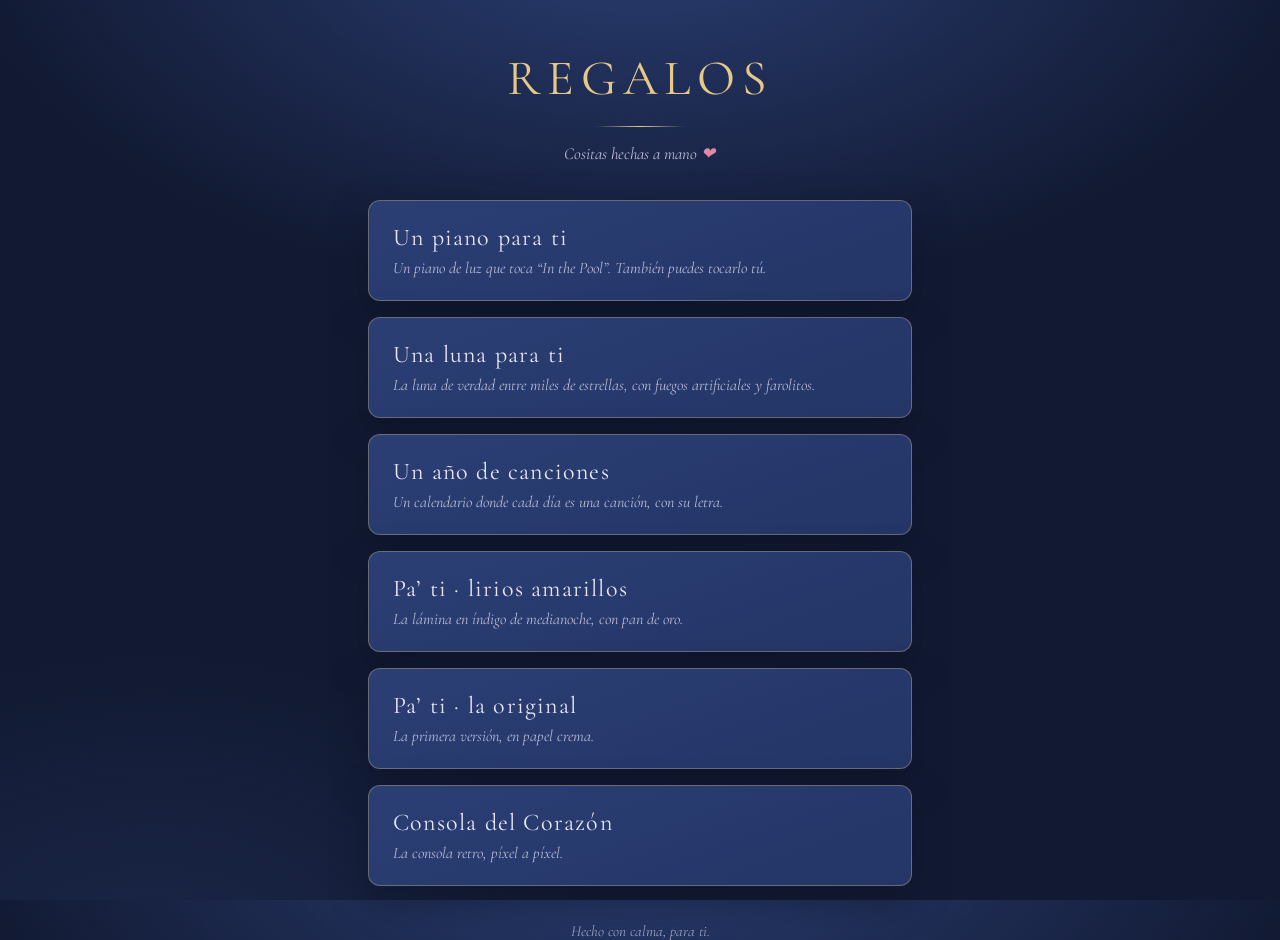
<file: index.html>
<!DOCTYPE html>
<html lang="es">
<head>
<meta charset="utf-8">
<meta name="viewport" content="width=device-width, initial-scale=1">
<title>Regalos</title>
<link rel="preconnect" href="https://fonts.googleapis.com">
<link rel="preconnect" href="https://fonts.gstatic.com" crossorigin>
<link href="https://fonts.googleapis.com/css2?family=Cormorant+Garamond:ital,wght@0,300;0,400;0,500;1,300&display=swap" rel="stylesheet">
<style>
  :root{
    --fondo:#121a33;
    --carta:#243566;
    --carta-alta:#2b3f75;
    --borde:#0b1124;
    --tinta:#eae7f4;
    --tinta-suave:#b9bad5;
    --oro:#e6c98a;
    --rosa:#e08aa4;
  }
  *{box-sizing:border-box}
  html,body{height:100%}
  body{
    margin:0;
    padding:48px 16px 64px;
    background:
      radial-gradient(1100px 620px at 50% -10%, #2b3f75 0%, transparent 62%),
      radial-gradient(760px 520px at 12% 108%, #1b2749 0%, transparent 60%),
      var(--fondo);
    color:var(--tinta);
    font-family:"Cormorant Garamond", Georgia, serif;
    display:flex;
    flex-direction:column;
    align-items:center;
    gap:36px;
  }
  header{text-align:center;max-width:32rem}
  h1{
    margin:0;
    font-size:clamp(2.1rem, 7vw, 3.1rem);
    font-weight:400;
    letter-spacing:.14em;
    text-transform:uppercase;
    color:var(--oro);
  }
  h1::after{
    content:"";
    display:block;
    width:88px;height:1px;
    margin:18px auto 0;
    background:linear-gradient(90deg, transparent, var(--oro), transparent);
  }
  header p{
    margin:16px 0 0;
    font-size:1.05rem;
    font-style:italic;
    color:var(--tinta-suave);
  }
  ul{
    list-style:none;
    margin:0;padding:0;
    width:100%;
    max-width:34rem;
    display:flex;
    flex-direction:column;
    gap:16px;
  }
  a.carta{
    display:block;
    padding:22px 24px;
    background:linear-gradient(160deg, var(--carta-alta), var(--carta));
    border:1px solid rgba(230,201,138,.34);
    border-radius:12px;
    color:inherit;
    text-decoration:none;
    box-shadow:0 14px 34px rgba(11,17,36,.5);
    transition:transform .25s ease, border-color .25s ease, box-shadow .25s ease;
  }
  a.carta:hover,a.carta:focus-visible{
    transform:translateY(-3px);
    border-color:var(--oro);
    box-shadow:0 20px 42px rgba(11,17,36,.62);
  }
  a.carta:focus-visible{outline:2px solid var(--oro);outline-offset:3px}
  .titulo{
    display:block;
    font-size:1.5rem;
    letter-spacing:.05em;
    color:var(--tinta);
  }
  .nota{
    display:block;
    margin-top:6px;
    font-size:1rem;
    font-style:italic;
    color:var(--tinta-suave);
  }
  .corazon{color:var(--rosa)}
  footer{
    font-size:.95rem;
    font-style:italic;
    color:var(--tinta-suave);
    opacity:.8;
  }
  @media (prefers-reduced-motion: reduce){
    a.carta{transition:none}
    a.carta:hover{transform:none}
  }
</style>
</head>
<body>
  <header>
    <h1>Regalos</h1>
    <p>Cositas hechas a mano <span class="corazon">&#10084;</span></p>
  </header>

  <ul>
    <li>
      <a class="carta" href="piano/">
        <span class="titulo">Un piano para ti</span>
        <span class="nota">Un piano de luz que toca &#8220;In the Pool&#8221;. Tambi&#233;n puedes tocarlo t&#250;.</span>
      </a>
    </li>
    <li>
      <a class="carta" href="luna/">
        <span class="titulo">Una luna para ti</span>
        <span class="nota">La luna de verdad entre miles de estrellas, con fuegos artificiales y farolitos.</span>
      </a>
    </li>
    <li>
      <a class="carta" href="calendario/">
        <span class="titulo">Un a&#241;o de canciones</span>
        <span class="nota">Un calendario donde cada d&#237;a es una canci&#243;n, con su letra.</span>
      </a>
    </li>
    <li>
      <a class="carta" href="pa-tu-amarillo.html">
        <span class="titulo">Pa&#8217; ti &#183; lirios amarillos</span>
        <span class="nota">La l&#225;mina en &#237;ndigo de medianoche, con pan de oro.</span>
      </a>
    </li>
    <li>
      <a class="carta" href="pa-tu.html">
        <span class="titulo">Pa&#8217; ti &#183; la original</span>
        <span class="nota">La primera versi&#243;n, en papel crema.</span>
      </a>
    </li>
    <li>
      <a class="carta" href="consola-del-corazon.html">
        <span class="titulo">Consola del Coraz&#243;n</span>
        <span class="nota">La consola retro, p&#237;xel a p&#237;xel.</span>
      </a>
    </li>
  </ul>

  <footer>Hecho con calma, para ti.</footer>
</body>
</html>
</file>
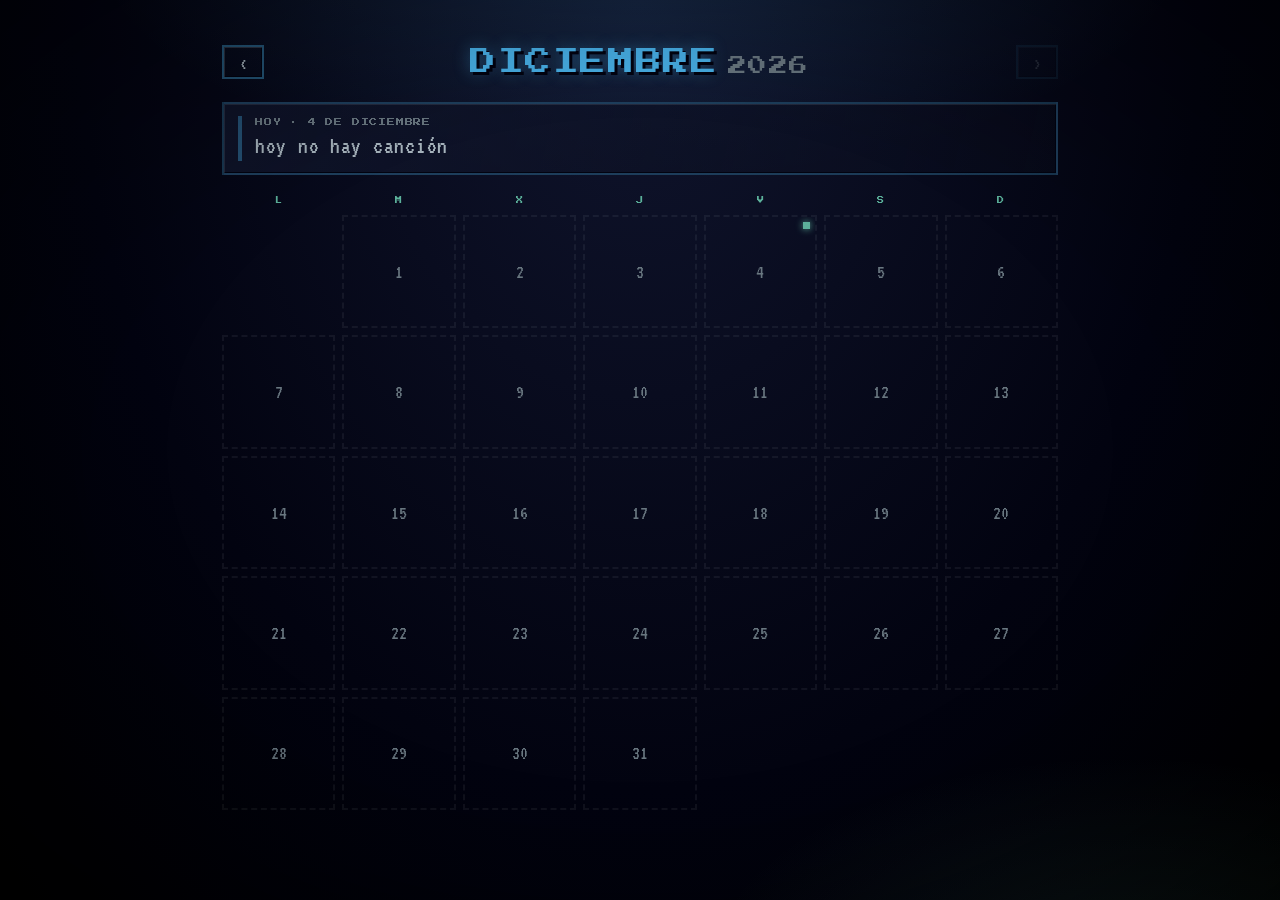
<file: calendario/index.html>
<!doctype html>
<html lang="es">
<head>
<meta charset="utf-8">
<meta name="viewport" content="width=device-width,initial-scale=1,viewport-fit=cover">
<title>Calendario</title>

<!-- Las tipografías se descargan si hay internet. Sin internet se usan las de
     reserva —Courier, Georgia y la del sistema— y el calendario sigue
     funcionando igual, solo que con otra letra.
     Press Start 2P y VT323 son las del reproductor: la primera para rótulos
     cortos, la segunda para todo lo que hay que leer. -->
<link rel="preconnect" href="https://fonts.googleapis.com">
<link rel="preconnect" href="https://fonts.gstatic.com" crossorigin>
<link rel="stylesheet" href="https://fonts.googleapis.com/css2?family=Press+Start+2P&family=VT323&family=Fraunces:opsz,wght@9..144,300..600&family=Archivo:wght@400;500;600&display=swap">

<link rel="stylesheet" href="css/base.css">
<link rel="stylesheet" href="css/efectos.css">
</head>
<body>

<!-- La viñeta: oscurece los bordes de la pantalla. No captura el ratón. -->
<div class="vineta" aria-hidden="true"></div>

<div class="hoja" id="hoja"></div>
<div id="escenario"></div>

<!-- El orden importa: perf decide cuánto trabajo se hace, color prepara la
     paleta, fx reparte las animaciones y ambiente las usa. Ninguno de los
     cuatro es obligatorio: si faltara alguno, el calendario sigue abriéndose
     (todo el que pregunta lo hace con `window.CalAlgo ? … : valor por defecto`). -->
<script src="js/perf.js"></script>
<script src="js/color.js"></script>
<script src="js/fx.js"></script>
<script src="js/ambiente.js"></script>

<script src="config.js"></script>
<script src="canciones.js"></script>
<script>
/* ============================================================
   Un año de canciones — motor
   No hace falta tocar nada de este archivo.
   El contenido vive en canciones.js y los ajustes en config.js
   ============================================================ */
"use strict";

var MESES = ["enero","febrero","marzo","abril","mayo","junio",
             "julio","agosto","septiembre","octubre","noviembre","diciembre"];
var SEMANA = ["L","M","X","J","V","S","D"];

var cfg   = (typeof CONFIG    !== "undefined") ? CONFIG    : {};
var datos = (typeof CANCIONES !== "undefined") ? CANCIONES : {};
var ANIO  = cfg.anio || new Date().getFullYear();
var LIBRE = cfg.modo === "libre";

/* El único sitio donde queda un título es la PESTAÑA del navegador. En
   pantalla no hay portada ni dedicatoria: la app es el calendario y ya. */
if (cfg.titulo) document.title = cfg.titulo;

var hoy = new Date(); hoy.setHours(0,0,0,0);
var hoja = document.getElementById("hoja");
var escenario = document.getElementById("escenario");

/* El calendario vive SIEMPRE dentro de UN mes, y al abrirlo es el de hoy.
   No hay tablero de los doce meses a propósito: ver el año entero de un
   vistazo enseña de golpe cuánto queda por llenar, convierte el regalo en una
   lista de tareas y quita las ganas de volver mañana. Aquí solo hay un mes y,
   dentro de él, el día de hoy encendido esperando a que lo abras. */
var mesVisto = mesInicial();
var audio = null;
var mando = null;          // los mandos de la canción abierta, para el teclado
var cerrando = 0;          // token de cierre, ver cerrar()
var apertura = 0;          // token de apertura: lo miran los temporizadores del
                           // envoltorio y de la reproducción automática

/* ── utilidades ───────────────────────────────────────────── */
function clave(a,m,d){
  return a+"-"+String(m+1).padStart(2,"0")+"-"+String(d).padStart(2,"0");
}
function diasDe(a,m){ return new Date(a,m+1,0).getDate(); }
function arranque(a,m){ var d=new Date(a,m,1).getDay(); return d===0?6:d-1; }
function hoyClave(){ return clave(hoy.getFullYear(),hoy.getMonth(),hoy.getDate()); }
function futura(k){
  if (LIBRE) return false;
  var p=k.split("-");
  var f=new Date(+p[0],+p[1]-1,+p[2]); f.setHours(0,0,0,0);
  return f > hoy;
}
/* El mes en el que se aterriza al abrir. Si el calendario NO es de este año
   —se regala en diciembre uno del año que viene, o se vuelve a él en enero—
   se cae al principio o al final, que es donde hay algo que mirar. */
function mesInicial(){
  if (hoy.getFullYear() === ANIO) return hoy.getMonth();
  return hoy.getFullYear() > ANIO ? 11 : 0;
}
/* Hasta dónde deja avanzar la flecha. Pasear por meses que están ENTEROS en el
   futuro es pasear por casillas apagadas: se llega al mes de hoy y ahí para.
   En modo libre, y en un año ya pasado, el año entero está abierto. */
function mesTope(){
  if (LIBRE || hoy.getFullYear() > ANIO) return 11;
  if (hoy.getFullYear() < ANIO) return 0;
  return hoy.getMonth();
}
/* Cuántas canciones tiene un mes, cuántas has abierto y cuántas te esperan.
   `pend` deja fuera las futuras: no son deuda, es que aún no les toca. */
function cuentaMes(m){
  var total=diasDe(ANIO,m), con=0, abiertas=0, pend=0;
  for (var d=1; d<=total; d++){
    var k=clave(ANIO,m,d);
    if (!datos[k]) continue;
    con++;
    if (yaVista(k)) abiertas++;
    else if (!futura(k)) pend++;
  }
  return { con:con, abiertas:abiertas, pend:pend };
}
function vistas(){
  try { return JSON.parse(localStorage.getItem("canciones_vistas_"+ANIO) || "[]"); }
  catch(e){ return []; }
}
function anotar(k){
  try {
    var a=vistas();
    if (a.indexOf(k)===-1){ a.push(k); localStorage.setItem("canciones_vistas_"+ANIO, JSON.stringify(a)); }
  } catch(e){}
}
function yaVista(k){ return vistas().indexOf(k) !== -1; }
function esc(s){
  return String(s==null?"":s).replace(/&/g,"&amp;").replace(/</g,"&lt;")
    .replace(/>/g,"&gt;").replace(/"/g,"&quot;").replace(/'/g,"&#39;");
}
/* Un reloj que no depende de la hora del sistema: se usa para subir el volumen
   sin que un cambio de hora o un fps distinto lo descoloque. */
function reloj0(){ return window.performance ? performance.now() : Date.now(); }

function reloj(s){
  if(!isFinite(s)||s<0) s=0;
  return Math.floor(s/60)+":"+String(Math.floor(s%60)).padStart(2,"0");
}

/* ── la paleta ────────────────────────────────────────────── */
/* Un solo sitio decide qué color manda en cada pantalla:
     el mes        → su propio tono (los doce son un giro lento de la rueda)
     una canción   → el color de su carátula (y si no se puede leer, el de su
                     título, que sale siempre igual para la misma canción)   */
function paleta(){
  if (!window.CalColor) return;
  CalColor.aplicar(CalColor.deMes(mesVisto));
}

/* La llave de color de una canción. Es la MISMA cadena con la que la escena
   saca su paleta, y eso es lo que importa: si el relleno saliera solo del
   título, la carátula de repuesto se pintaba de un color y la pantalla de
   otro, y se notaba que no eran de la misma canción. */
function llave(c){ return (c && c.titulo || "") + "|" + (c && c.artista || ""); }

/* Relleno para cuando un día no tiene carátula: un degradado sacado de esa
   llave. Estable (la misma canción, el mismo relleno) y de la paleta, nunca
   un color escrito a mano. */
function relleno(t){
  if (window.CalColor){
    var p = CalColor.deTexto(String(t||"?"));
    return "linear-gradient(148deg," + p.acentoTenue + "," + p.panel2 + ")";
  }
  return "linear-gradient(148deg,#3a2f18,#14101f)";
}

/* Una carátula que no carga —el archivo no está, o el nombre no coincide— deja
   el hueco roto del navegador, con su icono y su borde claro. Se cambia por el
   mismo degradado que se pinta cuando ese día no tiene carátula: así un fallo
   se ve como una decisión y no como un error. */
function siNoCarga(img, titulo, molde){
  if (!img) return;
  img.onerror = function(){
    if (!img.parentNode) return;
    var d = document.createElement("div");
    d.className = molde;                  // "tapa" en el calendario, "surco" en la escena
    d.style.background = relleno(titulo);
    if (molde === "surco") d.innerHTML = "&#9834;";
    img.parentNode.replaceChild(d, img);
  };
}

/* ── la tira de hoy ───────────────────────────────────────── */
/* Lo que convierte el calendario en algo a lo que se VUELVE: una línea que
   dice qué te toca hoy y un botón para abrirlo. Cuando ya lo abriste lo dice
   y se calla —lo de hoy está cobrado, vuelve mañana—, y cuando te has ido a
   mirar otro mes es el camino de vuelta. */
function tira(){
  var kHoy = hoyClave();
  var mismoAnio = (hoy.getFullYear() === ANIO);
  var esteMes   = mismoAnio && hoy.getMonth() === mesVisto;
  var c = cuentaMes(mesVisto);
  var marcador = c.con ? '<span class="cuenta">'+c.abiertas+'/'+c.con+'</span>' : '';
  var fechaHoy = "hoy &middot; " + hoy.getDate() + " de " + MESES[hoy.getMonth()];

  var clase="tira", cuando, que, boton="";

  if (esteMes && datos[kHoy] && !yaVista(kHoy)){
    /* El caso que importa: hoy hay canción y sigue envuelta. */
    clase += " reclamable";
    cuando = fechaHoy;
    que    = "te espera una canción";
    boton  = '<button class="llamada" id="llamada" data-k="'+kHoy+'">Abrirla</button>';
  } else if (esteMes && datos[kHoy]){
    /* Ya la abriste: la tira DESAPARECE. Se cobró lo de hoy y no hace falta
       decirlo — la casilla se queda ahí para volver a ella cuando quieras. */
    return "";
  } else if (esteMes){
    cuando = fechaHoy;
    que    = "hoy no hay canción";
  } else {
    /* Estás mirando otro mes: ni fecha ni llamada, solo cuánto queda ahí. */
    cuando = MESES[mesVisto];
    que    = c.pend ? (c.pend===1 ? "queda 1 sin abrir" : "quedan "+c.pend+" sin abrir")
                    : (c.abiertas ? "todo abierto" : "sin canciones todavía");
    if (mesVisto !== mesInicial())
      boton = '<button class="llamada suave" id="llamada">'
            + (mismoAnio ? "Volver a hoy" : "Volver a "+MESES[mesInicial()])
            + '</button>';
  }

  return '<div class="'+clase+'"><span class="pico"></span>'
       +   '<div class="dice"><span class="cuando">'+cuando+'</span>'
       +     '<span class="que">'+que+'</span></div>'
       +   boton + marcador
       + '</div>';
}

/* ── el mes: la única pantalla ────────────────────────────── */
function pintarMes(conEntrada){
  var total=diasDe(ANIO,mesVisto), off=arranque(ANIO,mesVisto), kHoy=hoyClave();
  var tope = mesTope();
  /* El mes entero elige UNA forma de entrar y las casillas se escalonan dentro
     de ella con --i. Siempre la misma para el mismo mes: agosto entra como
     entra agosto. */
  var entra = conEntrada && window.CalFx ? " " + CalFx.rejilla(mesVisto, ANIO) : "";

  var h = '<div class="timon">'
    +   '<button class="giro" id="ant"'+(mesVisto===0?" disabled":"")+' aria-label="Mes anterior">&#8249;</button>'
    +   '<h2>'+MESES[mesVisto]+'<span>'+ANIO+'</span></h2>'
    +   '<button class="giro" id="sig"'+(mesVisto>=tope?" disabled":"")+' aria-label="Mes siguiente">&#8250;</button>'
    + '</div>'
    + tira()
    + '<div class="semana">';
  SEMANA.forEach(function(s){ h += '<span>'+s+'</span>'; });
  h += '</div><div class="rejilla-mes'+entra+'">';

  var i = 0;
  for (var o=0;o<off;o++){ h += '<div class="dia nada"></div>'; }

  for (var d=1;d<=total;d++){
    var k=clave(ANIO,mesVisto,d), c=datos[k], marca=(k===kHoy?" hoy":"");
    /* El paquete de cada día se envuelve en el color de su canción. Sin
       color.js no hay --tono y todo cae al acento del mes, que también vale. */
    var tono = "";
    if (c && window.CalColor){
      var pc = CalColor.deTexto(llave(c));
      tono = ";--tono:" + pc.acento + ";--tono-luz:" + pc.acentoLuz;
    }
    var pos = ' style="--i:'+(i++)+tono+'"';
    if (!c){
      h += '<div class="dia libre'+marca+'"'+pos+'>'+d+'</div>';
    } else if (futura(k)){
      h += '<div class="dia echado'+marca+'"'+pos+'><span class="cifra">'+d+'</span>'
         +   '<span class="broche"></span></div>';
    } else if (yaVista(k)){
      /* Ya abierto: se nota que lo abriste —la cinta está suelta— pero la
         casilla NO dice qué había dentro. Si algún día vuelves a él, la
         sorpresa la pone tu memoria, no una miniatura. */
      h += '<button class="dia visto'+marca+'" data-k="'+k+'"'+pos+'>'
         +   '<span class="lazo suelto"></span><span class="cifra">'+d+'</span></button>';
    } else {
      /* Envuelto: una cinta cruzada y el número. Nada más.
         Y si es el de HOY, además `reclama`: la casilla que hay que abrir.
         Es la única del mes que se mueve. */
      h += '<button class="dia puesto'+marca+(k===kHoy?" reclama":"")+'" data-k="'+k+'"'+pos+'>'
         +   '<span class="lazo"></span><span class="cifra">'+d+'</span></button>';
    }
  }
  hoja.innerHTML = h + '</div>';

  document.getElementById("ant").onclick = function(){ if(mesVisto>0){ mesVisto--; pintar(true); } };
  document.getElementById("sig").onclick = function(){ if(mesVisto<mesTope()){ mesVisto++; pintar(true); } };
  /* Un solo botón para las dos cosas: con día encima abre ese día, sin él
     devuelve al mes de hoy. */
  var llamada = document.getElementById("llamada");
  if (llamada) llamada.onclick = function(){
    if (llamada.dataset.k) abrir(llamada.dataset.k);
    else { mesVisto = mesInicial(); pintar(true); window.scrollTo(0,0); }
  };
  hoja.querySelectorAll(".dia[data-k]").forEach(function(el){
    el.onclick = function(){ abrir(el.dataset.k); };
  });
}

/* conEntrada = false cuando solo estamos refrescando el estado (por ejemplo al
   volver de una canción): repintar no es lo mismo que llegar. */
function pintar(conEntrada){
  paleta();
  pintarMes(conEntrada);
}

/* ── escena de canción ────────────────────────────────────── */
function abrir(k){
  var c = datos[k];
  if (!c || futura(k)) return;
  anotar(k);

  var p = k.split("-");
  var dia = +p[2], mes = +p[1]-1;
  var fecha = dia + " de " + MESES[mes];
  var hayLetra = !!(c.letra && c.letra.length);
  var sincro   = hayLetra && typeof c.letra[0] === "object" && c.letra[0].t != null;
  var conLetraViva = sincro && !!c.audio;

  /* La sal de la canción: hace que la línea 3 de ESTA canción no se anime como
     la línea 3 de la de ayer.
     Va PRIMERO a propósito: el efecto de entrada también se sortea con la sal,
     así que pidiéndolo antes de ponerla, un mismo día se abría de una manera o
     de otra según qué canción hubieras mirado justo antes. Con la sal ya puesta,
     cada día tiene SU forma de abrirse y no depende del camino que hiciste. */
  if (window.CalFx) CalFx.ponSal(k + "|" + llave(c));

  /* Cada día se abre a su manera, y siempre a la misma. */
  var efx = window.CalFx ? CalFx.escena(dia, mes) : "";

  var tapa = c.portada
    ? '<img src="'+esc(c.portada)+'" alt="">'
    : '<div class="surco" style="background:'+relleno(llave(c))+'">&#9834;</div>';

  /* El envoltorio. El sentido del corte —a lo ancho o a lo alto— lo decide la
     fecha, así que un día siempre se desenvuelve igual que la última vez. */
  var corte = (window.CalFx && CalFx.semilla(dia, mes + 1, 2)) ? "corte-h" : "corte-v";
  var envoltorio = '<div class="regalo '+corte+'" aria-hidden="true">'
                 +   '<span class="papel a"></span><span class="papel b"></span>'
                 +   '<span class="cinta v"></span><span class="cinta h"></span>'
                 +   '<span class="nudo"></span>'
                 + '</div>';

  var consola = c.audio
    ? '<div class="consola">'
      +   '<div class="riel" id="riel"><div class="avance" id="avance"></div></div>'
      +   '<div class="marcas"><span id="ahora">0:00</span><span id="total">--:--</span></div>'
      +   '<div class="mandos">'
      +     '<button class="brinco" id="atras10" aria-label="Diez segundos atrás">-10s</button>'
      /* El icono va en un <span> vacío que dibuja el CSS a escalones. Un ▶ de
         fuente sale redondeado y de otra época que el resto de la pantalla. */
      +     '<button class="tecla" id="tecla" aria-label="Reproducir"><span class="icono"></span></button>'
      +     '<button class="brinco" id="alante10" aria-label="Diez segundos adelante">+10s</button>'
      +   '</div>'
      + '</div>'
    /* Lo que se lee aquí lo lee QUIEN RECIBE el regalo, no quien lo monta. Las
       instrucciones de dónde va el mp3 están en FALTAN-ESTOS-MP3.txt, que es
       donde hacen falta; en pantalla, un día sin música todavía es un día que
       tiene su letra y su carátula, no un error. */
    : '<div class="sintono">La música de este día viene de camino.'
      + (hayLetra ? '<br>La letra ya está aquí, por si quieres leerla.' : '')
      + '</div>';

  var bloqueLetra = "", hayTrad = false;
  if (hayLetra){
    var v = "";
    for (var i=0;i<c.letra.length;i++){
      var it = c.letra[i];
      var esObj = (it && typeof it === "object");
      var txt = esObj ? it.texto : it;         // el original, tal como se canta
      var tr  = esObj ? it.trad  : null;       // el español, si lo tiene
      var t   = sincro ? it.t : null;
      if (tr) hayTrad = true;
      /* El verso que SE LEE —y el que tiñe el karaoke— es la traducción cuando
         la hay. El original se queda debajo, apagado y escondido, hasta que lo
         pidas con el botón. Una canción en español no tiene `trad` y se lee
         tal cual: aquí no hay dos casos, hay uno. */
      v += '<div class="verso"'+(t!=null?' data-t="'+t+'"':'')+'>'+(esc(tr || txt)||"&nbsp;")+'</div>';
      if (tr) v += '<div class="original">'+(esc(txt)||"&nbsp;")+'</div>';
    }
    /* Sin rótulo: se ve que es la letra en cuanto se lee. Una etiqueta que
       nombra lo evidente solo resta sitio a lo que importa. */
    bloqueLetra = '<div class="letra'+(conLetraViva?"":" quieta")+'">'
                + (hayTrad ? '<button class="idioma" id="idioma">ver original</button>' : '')
                +   '<div class="versos" id="versos">'+v+'</div>'
                + '</div>';
  }

  /* Dos capas: la carátula encima y el degradado del título debajo. Si la
     imagen no está, el halo no se queda a oscuras — sigue habiendo color. */
  var halo = c.portada
    ? '<div class="halo" style="background-image:url(&quot;'+esc(c.portada)+'&quot;),'+relleno(llave(c))+'"></div>'
    : '<div class="halo" style="background:'+relleno(llave(c))+'"></div>';

  escenario.innerHTML = '<div class="escena '+efx+'">'+halo+'<div class="manto"></div>'
    + '<div class="desliza">'
    +   '<div class="dentro">'
    +     '<button class="salir" id="salir" aria-label="Cerrar">&times;</button>'
    /* La cabeza es lo que se lleva el efecto de entrada del día: la fecha, la
       carátula, el título y el artista llegan juntos, como una portada. */
    +     '<div class="cabeza">'
    +       '<div class="fechita">'+esc(fecha)+'</div>'
    +       '<div class="funda">'+tapa+envoltorio+'</div>'
    +       '<h3 class="titular">'+esc(c.titulo||"(sin título)")+'</h3>'
    +       (c.artista ? '<p class="firma">'+esc(c.artista)+'</p>' : '')
    +     '</div>'
    +     consola + bloqueLetra
    +   '</div>'
    + '</div></div>';

  var escena = escenario.querySelector(".escena");
  /* Abrir después de cerrar deprisa dejaba las dos clases puestas y ganaba la
     de salir, por ir después en la hoja: la escena se abría invisible. */
  escena.classList.remove("saliendo");
  cerrando = 0;
  var turno = ++apertura;
  siNoCarga(escenario.querySelector(".funda img"), llave(c), "surco");

  /* El papel se va con su animación, pero quien lo QUITA de verdad es esto.
     Si un navegador no corriera las animaciones, el regalo se quedaría
     cerrado para siempre; así, pase lo que pase, a los 1,15 s la carátula
     está a la vista. Falla hacia lo que se ve. */
  window.setTimeout(function(){
    if (turno !== apertura) return;          // se abrió otro día mientras tanto
    var papel = escenario.querySelector(".regalo");
    if (papel && papel.parentNode) papel.parentNode.removeChild(papel);
  }, 1150);

  /* El ambiente vive por debajo del texto, dentro de la escena. */
  if (window.CalAmbiente) CalAmbiente.montar(escena);

  /* La paleta del día. Se pide la carátula; mientras llega (o si no se puede
     leer, que es lo normal abriendo el archivo con doble clic) ya está puesta
     la derivada del título, así que nunca hay un parpadeo de color. */
  if (window.CalColor){
    CalColor.deCancion(c.portada, llave(c),
      function(pal, sigueSiendoLaBuena){
        /* Solo la ÚLTIMA petición puede tocar la pantalla, y solo si la escena
           sigue abierta. */
        if (sigueSiendoLaBuena && escenario.querySelector(".escena")) CalColor.aplicar(pal);
      });
  }

  document.body.style.overflow = "hidden";
  document.getElementById("salir").onclick = cerrar;

  /* El original, a un clic. Solo aparece el botón si hay algo que enseñar. */
  var bIdioma = document.getElementById("idioma");
  if (bIdioma) bIdioma.onclick = function(){
    var caja = escenario.querySelector(".letra");
    if (!caja) return;
    bIdioma.textContent = caja.classList.toggle("con-original")
      ? "ocultar original" : "ver original";
  };
  if (c.audio) montar(c, conLetraViva);
}

function montar(c, conLetraViva){
  audio = new Audio(c.audio);
  audio.preload = "metadata";

  var tecla  = document.getElementById("tecla");
  var riel   = document.getElementById("riel");
  var avance = document.getElementById("avance");
  var ahora  = document.getElementById("ahora");
  var total  = document.getElementById("total");
  var caja   = document.getElementById("versos");
  var versos = caja ? caja.querySelectorAll(".verso") : [];
  var activa = -1;

  /* ── el reparto de animaciones de la letra ────────────────────────────────
     Cada línea se parte en palabras (o en letras, según el efecto que le toque)
     una sola vez, al abrir. La animación NO salta aquí: salta cuando la línea
     se marca como viva, y por eso volver atrás en la canción la vuelve a
     revelar. El escalonado se reparte por lo que DURA cantada la línea, no por
     cuántas palabras tiene: una frase de 5 s se revela despacio y una de 1,2 s
     se revela de golpe. */
  function duracion(i){
    var cur = c.letra[i], sig = c.letra[i+1];
    if (!cur || !sig || cur.t == null) return 3;
    return Math.min(7, Math.max(1.2, sig.t - cur.t));
  }
  if (conLetraViva && window.CalFx){
    for (var q = 0; q < versos.length; q++) CalFx.verso(versos[q], q, duracion(q));
  }

  /* Si eres tú quien está moviendo la letra para leer hacia adelante,
     el autoscroll se aparta unos segundos en vez de devolverte de golpe. */
  var toqueManual = 0;
  function anotarToque(){ toqueManual = Date.now(); }
  if (caja){
    caja.addEventListener("wheel", anotarToque, {passive:true});
    caja.addEventListener("touchstart", anotarToque, {passive:true});
  }
  function centrarVerso(el){
    if (!caja || !el) return;
    if (Date.now() - toqueManual < 6000) return;
    var destino = el.offsetTop - caja.clientHeight/2 + el.offsetHeight/2;
    caja.scrollTop = Math.max(0, destino);
  }

  /* ── que la pantalla no se apague ─────────────────────────────────────────
     Una canción son tres minutos sin tocar nada: el móvil se apagaba justo
     cuando empezabas a leer la letra. El candado se pide al sonar y se suelta
     al parar. Si el navegador no lo tiene —o lo niega, que también pasa— no se
     nota nada: es un extra, no una pieza. */
  var candado = null, quieroVela = false;
  function vela(si){
    quieroVela = si;
    try {
      if (si){
        if (!candado && navigator.wakeLock && navigator.wakeLock.request)
          navigator.wakeLock.request("screen").then(function(w){
            candado = w;
            if (!quieroVela) vela(false);      // se paró mientras lo concedían
          }, function(){});
      } else if (candado){
        candado.release(); candado = null;
      }
    } catch(e){ candado = null; }
  }

  function sonando(si){
    /* Una clase, no innerHTML: el icono es CSS y reescribir el botón entero
       cada vez que se pausa tiraría a la basura el <span> que lo dibuja. */
    tecla.classList.toggle("sonando", si);
    tecla.setAttribute("aria-label", si ? "Pausa" : "Reproducir");
    /* Con la canción parada el ambiente se congela y deja de nacer nada. */
    if (window.CalAmbiente) CalAmbiente.sonando(si);
    if (navigator.mediaSession) {
      try { navigator.mediaSession.playbackState = si ? "playing" : "paused"; } catch(e){}
    }
    vela(si);
    pintando(si);
  }

  function alterna(){
    if (!audio) return;
    if (audio.paused){ audio.play().catch(function(){}); sonando(true); }
    else { audio.pause(); sonando(false); }
  }
  /* Los saltos repintan a mano: en pausa no hay bucle de fotogramas y si no,
     la barra y la letra se quedarían donde estaban. */
  function salta(seg){
    if (!audio) return;
    var fin = audio.duration || 0;
    audio.currentTime = Math.max(0, Math.min(fin, audio.currentTime + seg));
    pinta();
  }
  tecla.onclick = alterna;
  document.getElementById("atras10").onclick  = function(){ salta(-10); };
  document.getElementById("alante10").onclick = function(){ salta(+10); };

  /* Los mismos mandos, para el teclado, el cierre y el volver a la pestaña. */
  mando = {
    alterna: alterna,
    salta:   salta,
    vela:    function(){ vela(true); },
    suelta:  function(){ vela(false); }
  };

  /* ── la canción, también fuera de la pestaña ──────────────────────────────
     Con esto la canción sale donde el sistema enseña lo que está sonando: la
     pantalla de bloqueo del móvil, el panel del reloj, los botones del manos
     libres y los del teclado. Con su título, su artista y su carátula, que es
     lo que convierte "una pestaña que suena" en una canción que te han puesto.
     Todo dentro de un try: es un regalo que se abre con doble clic, y hay
     navegadores donde esto no existe. */
  if (navigator.mediaSession && window.MediaMetadata){
    try {
      navigator.mediaSession.metadata = new MediaMetadata({
        title:   c.titulo  || "",
        artist:  c.artista || "",
        artwork: c.portada ? [{ src: c.portada, sizes: "512x512" }] : []
      });
      navigator.mediaSession.setActionHandler("play",  function(){
        audio.play().catch(function(){}); sonando(true);
      });
      navigator.mediaSession.setActionHandler("pause", function(){
        audio.pause(); sonando(false);
      });
      navigator.mediaSession.setActionHandler("seekbackward", function(){ salta(-10); });
      navigator.mediaSession.setActionHandler("seekforward",  function(){ salta(+10); });
    } catch(e){}
  }

  audio.onloadedmetadata = function(){ total.textContent = reloj(audio.duration); };
  audio.onended = function(){ sonando(false); };
  audio.onpause = function(){ if (!audio.ended) sonando(false); };
  audio.onerror = function(){
    if (window.CalAmbiente) CalAmbiente.sonando(false);
    var box = document.querySelector(".consola");
    /* Tampoco aquí se le enseña a nadie el nombre de un archivo: si la canción
       no suena, lo que hay que saber es que la letra sigue estando. */
    if (box) box.outerHTML = '<div class="sintono">Esta canción no ha querido sonar.<br>'
      + 'Cierra el día y vuelve a abrirlo.</div>';
  };

  riel.onclick = function(e){
    var r = riel.getBoundingClientRect();
    if (audio.duration) audio.currentTime = (e.clientX - r.left) / r.width * audio.duration;
    pinta();
  };

  /* ── EL PINTOR ────────────────────────────────────────────────────────────
     Todo lo que se mueve con la canción —la barra, el reloj, el verso vivo y
     el teñido palabra a palabra— se pinta en el MISMO bucle de fotogramas.

     Antes esto colgaba de `ontimeupdate`, que el navegador dispara unas cuatro
     veces por segundo: sobra para un reloj, se ve a saltos en una barra y para
     un karaoke es inservible —la palabra se encendería un cuarto de segundo
     tarde, que cantando es una eternidad.

     El bucle se apaga SOLO. Si la canción se para, la escena se cierra o se
     abre otro día, el siguiente fotograma no se vuelve a pedir: no hay que
     acordarse de cancelarlo desde fuera.                                    */
  var lazo = 0, ritmo = {}, miPintura = apertura;

  function pinta(){
    if (!audio) return;
    var t = audio.currentTime, dur = audio.duration || 0;
    if (dur) avance.style.width = (t / dur * 100) + "%";
    ahora.textContent = reloj(t);
    if (!conLetraViva || !versos.length) return;

    var idx = -1;
    for (var i = 0; i < c.letra.length; i++){ if (c.letra[i].t <= t) idx = i; else break; }
    if (idx !== activa){
      activa = idx;
      /* Se tocan SOLO las clases de estado. Sobrescribir className entero se
         llevaría por delante la clase del efecto que le tocó a esa línea, y la
         letra dejaría de animarse sin que fallara nada. */
      for (var j = 0; j < versos.length; j++){
        versos[j].classList.toggle("ido",  j < idx);
        versos[j].classList.toggle("viva", j === idx);
      }
      if (idx >= 0) centrarVerso(versos[idx]);
    }
    /* El teñido del verso vivo. El 0,88 es porque un verso se acaba de cantar
       un poco ANTES de que entre el siguiente: sin ese margen la última
       palabra se encendería justo al saltar de línea y no se llegaría a ver. */
    if (idx >= 0 && window.CalFx){
      CalFx.karaoke(versos[idx], (t - c.letra[idx].t) / (duracion(idx) * 0.88));
    }
  }

  function corre(){
    if (!audio || audio.paused || miPintura !== apertura){ lazo = 0; pinta(); return; }
    lazo = window.requestAnimationFrame(corre);
    /* En un móvil, 30 fps: la mitad de trabajo y a simple vista no se nota. */
    if (window.CalPerf && CalPerf.salta(ritmo, reloj0())) return;
    pinta();
  }
  function pintando(si){
    if (si){ if (!lazo) corre(); }
    else if (lazo){ window.cancelAnimationFrame(lazo); lazo = 0; pinta(); }
  }

  /* El regalo suena solo. Dos cosas hacen que esto funcione también en un
     teléfono: la canción ARRANCA dentro del clic que abrió el día —fuera de
     ese gesto, Safari la bloquea— pero lo hace EN SILENCIO; y cuando el papel
     termina de abrirse se rebobina al principio y el volumen sube. Así la
     música entra justo con la carátula y no un segundo antes, que es lo que
     rompería el gesto de desenvolver.
     Si aun así el navegador la bloquea, no se rompe nada: el volumen vuelve a
     su sitio y la canción arranca al pulsar el botón. */
  var miTurno = apertura;
  audio.volume = 0;
  var promesa = audio.play();
  if (promesa && promesa.then){
    promesa.then(function(){ sonando(true); })
           .catch(function(){ audio.volume = 1; sonando(false); });
  } else { sonando(true); }

  window.setTimeout(function(){
    if (miTurno !== apertura || !audio) return;
    if (audio.paused){ audio.volume = 1; return; }   // bloqueada: que no se quede muda
    audio.currentTime = 0;
    var t0 = reloj0();
    (function sube(){
      if (!audio || miTurno !== apertura) return;
      var p = Math.min(1, (reloj0() - t0) / 600);
      audio.volume = p * p;                          // entra despacio, no de golpe
      if (p < 1) window.requestAnimationFrame(sube);
    })();

    /* El seguro de la rampa: con la pestaña de fondo el navegador no da
       fotogramas, la subida se queda a medias y la canción sonaría muda para
       siempre. Esto la deja a volumen entero pase lo que pase. */
    window.setTimeout(function(){
      if (audio && miTurno === apertura && !audio.paused) audio.volume = 1;
    }, 900);
  }, 1050);

  /* pinchar un verso salta a ese punto de la canción */
  versos.forEach(function(el){
    if (el.dataset.t == null) return;
    el.onclick = function(){
      audio.currentTime = parseFloat(el.dataset.t);
      if (audio.paused){ audio.play().catch(function(){}); sonando(true); }
    };
  });
}

/* ── cerrar ───────────────────────────────────────────────── */
/* La salida es más corta que la entrada (0,32 s frente a 0,42 s): nadie quiere
   esperar a que algo se vaya. El token evita que un cierre que llega tarde
   borre una escena que ya se ha vuelto a abrir. */
function cerrar(){
  var escena = escenario.querySelector(".escena");
  if (!escena || escena.classList.contains("saliendo")) return;

  /* El candado de la pantalla se suelta A MANO. No vale confiar en `onpause`:
     dos líneas más abajo se descuelgan los avisos justo antes de parar, así que
     ese aviso ya no llega y la pantalla se quedaría encendida para siempre. */
  if (mando){ mando.suelta(); mando = null; }
  if (navigator.mediaSession){
    try {
      navigator.mediaSession.metadata = null;
      navigator.mediaSession.playbackState = "none";
      ["play","pause","seekbackward","seekforward"].forEach(function(a){
        navigator.mediaSession.setActionHandler(a, null);
      });
    } catch(e){}
  }
  if (audio){
    /* Se descuelgan los avisos ANTES de vaciar el src: si no, el `onerror` que
       provoca el propio vaciado intenta reescribir una consola que ya se va. */
    audio.onerror = audio.onpause = audio.onended = audio.ontimeupdate = null;
    audio.onloadedmetadata = null;
    audio.pause(); audio.src = ""; audio = null;
  }
  if (window.CalAmbiente) CalAmbiente.sonando(false);

  var token = ++cerrando;
  escena.classList.add("saliendo");

  window.setTimeout(function(){
    if (token !== cerrando) return;      // se volvió a abrir mientras salía
    if (window.CalAmbiente) CalAmbiente.desmontar();
    escenario.innerHTML = "";
    document.body.style.overflow = "";
    pintar(false);                        // refrescar el estado, sin reestrenar
  }, 320);
}

document.addEventListener("keydown", function(e){
  if (e.key === "Escape" && escenario.innerHTML){ cerrar(); return; }

  /* Con un día abierto, el teclado es el de un reproductor: espacio para parar
     y seguir, flechas para moverse por la canción. Las mismas flechas que fuera
     cambian de mes — ahí no hay canción que mover, y dentro no hay mes.
       · el espacio se atrapa porque si no la página hace scroll;
       · y si el foco está en un botón se deja pasar, que ahí el espacio ya
         significa "púlsalo" y pulsarlo dos veces no haría nada. */
  if (escenario.innerHTML && mando){
    /* Ojo con el foco: al abrir un día con el ratón, el foco se queda en SU
       casilla, que sigue ahí debajo de la escena. Si valiera cualquier botón,
       esa casilla tapada se comería el espacio y la canción no se pararía
       nunca. Solo cuentan los botones de la escena —el play, los saltos, la
       equis—, donde el espacio ya significa "pulsa este". */
    var foco = document.activeElement;
    var enBoton = foco && foco.tagName === "BUTTON" && escenario.contains(foco);
    if ((e.key === " " || e.key === "Spacebar") && !enBoton){
      e.preventDefault(); mando.alterna(); return;
    }
    if (e.key === "ArrowLeft") { e.preventDefault(); mando.salta(-10); return; }
    if (e.key === "ArrowRight"){ e.preventDefault(); mando.salta(+10); return; }
  }
  if (!escenario.innerHTML){
    if (e.key === "ArrowLeft"  && mesVisto > 0)         { mesVisto--; pintar(true); }
    if (e.key === "ArrowRight" && mesVisto < mesTope()) { mesVisto++; pintar(true); }
  }
});

/* El navegador suelta el candado de la pantalla él solo en cuanto te vas a otra
   pestaña o a otra aplicación, y al volver ya no está: sin esto, la pantalla se
   apagaría a mitad de la segunda vuelta. Va aquí fuera, UNA vez, y pregunta por
   `mando`, que siempre es el de la canción abierta ahora; puesto dentro de
   montar() se acumularía un oyente por cada día que abrieras. */
document.addEventListener("visibilitychange", function(){
  if (!document.hidden && mando && audio && !audio.paused) mando.vela();
});

/* ── arrastrar para cambiar de mes ──────────────────────────────────────────
   En el móvil no hay flechas cómodas: el gesto que todo el mundo prueba en un
   calendario es arrastrar. Solo cuenta si el dedo va MUCHO más a lo ancho que a
   lo alto; si no, se comería el desplazamiento vertical de la página. El mes
   sigue al dedo: arrastras a la derecha y aparece el mes de antes. */
(function(){
  var x0 = 0, y0 = 0, sirve = false;
  hoja.addEventListener("touchstart", function(e){
    sirve = (e.touches.length === 1 && !escenario.innerHTML);
    if (!sirve) return;
    x0 = e.touches[0].clientX; y0 = e.touches[0].clientY;
  }, { passive: true });
  hoja.addEventListener("touchend", function(e){
    if (!sirve || escenario.innerHTML) return;
    sirve = false;
    var t = e.changedTouches[0];
    var dx = t.clientX - x0, dy = t.clientY - y0;
    if (Math.abs(dx) < 60 || Math.abs(dx) < Math.abs(dy) * 2) return;
    if (dx > 0 && mesVisto > 0)         { mesVisto--; pintar(true); }
    if (dx < 0 && mesVisto < mesTope()) { mesVisto++; pintar(true); }
  }, { passive: true });
})();

pintar(true);
</script>
</body>
</html>
</file>
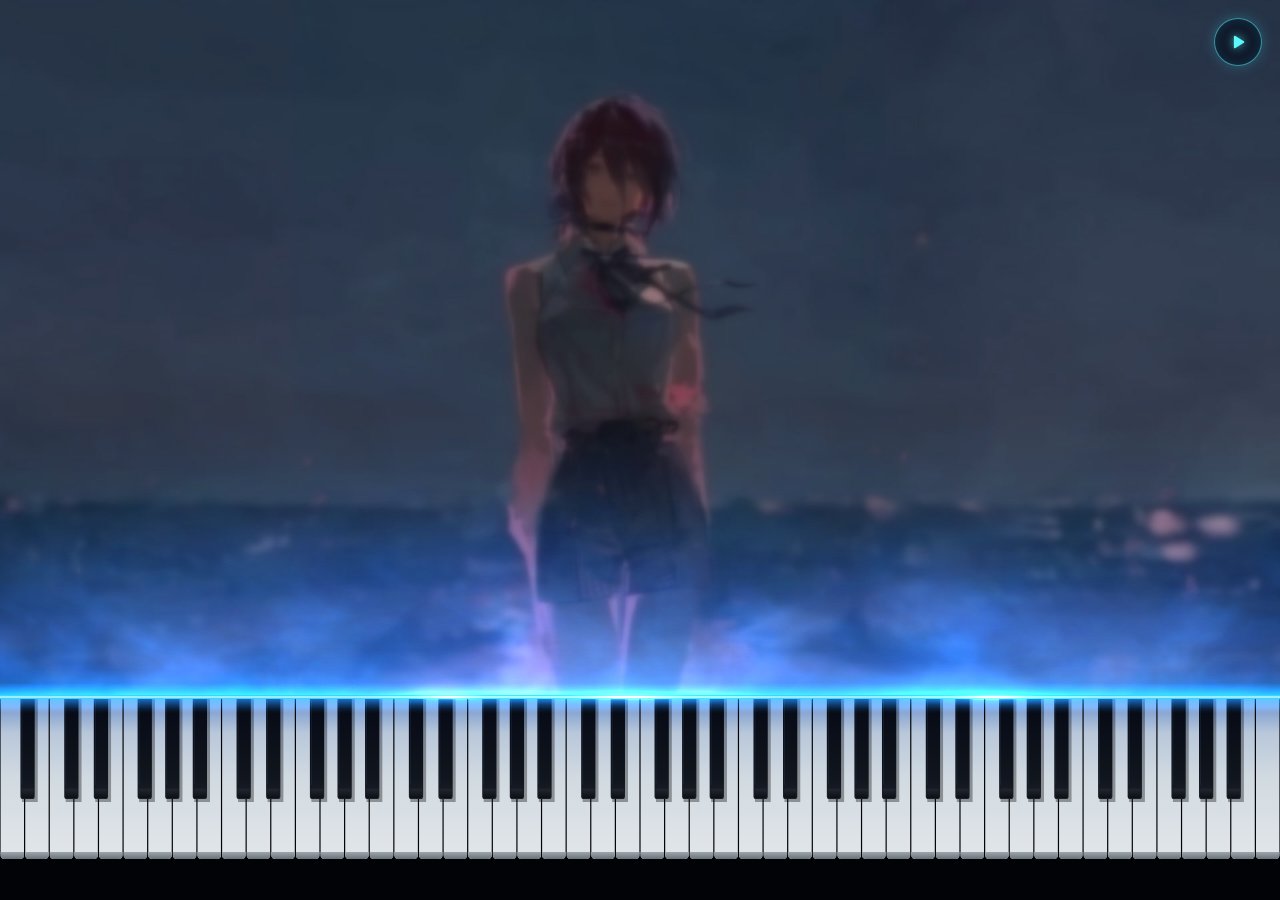
<file: piano/index.html>
<!DOCTYPE html>
<html lang="es">
<head>
<meta charset="utf-8">
<meta name="viewport" content="width=device-width, initial-scale=1, viewport-fit=cover">
<meta name="theme-color" content="#000000">
<title>Un piano para ti</title>
<style>
  :root{--cian:#5bf8fb}
  *{box-sizing:border-box}
  html,body{margin:0;height:100%;overflow:hidden;background:#000}
  body{
    touch-action:none;
    -webkit-user-select:none;
    user-select:none;
    -webkit-tap-highlight-color:transparent;
    overscroll-behavior:none;
  }
  canvas{position:fixed;inset:0;width:100%;height:100%;display:block}
  #medida{position:fixed;left:0;bottom:0;width:0;height:env(safe-area-inset-bottom,0px);visibility:hidden;pointer-events:none}
  #tocar{
    position:fixed;
    top:calc(18px + env(safe-area-inset-top,0px));
    right:calc(18px + env(safe-area-inset-right,0px));
    width:48px;height:48px;margin:0;padding:0;
    display:grid;place-items:center;
    border-radius:50%;
    border:1.5px solid rgba(91,248,252,.55);
    background:rgba(3,12,28,.6);
    color:var(--cian);
    cursor:pointer;
    box-shadow:0 0 14px rgba(59,214,255,.28),inset 0 0 10px rgba(59,214,255,.12);
    transition:transform .15s ease,box-shadow .25s ease,border-color .25s ease,color .25s ease;
  }
  #tocar:hover{border-color:rgba(91,248,252,.95);box-shadow:0 0 24px rgba(59,214,255,.5),inset 0 0 12px rgba(59,214,255,.2)}
  #tocar:active{transform:scale(.94)}
  #tocar:focus-visible{outline:2px solid var(--cian);outline-offset:4px}
  #tocar svg{grid-area:1/1;width:20px;height:20px;filter:drop-shadow(0 0 4px rgba(91,248,252,.7))}
  #tocar .pausa{display:none}
  #tocar.sonando .play{display:none}
  #tocar.sonando .pausa{display:block}
  #tocar.cargando{color:rgba(91,248,252,.35);border-color:rgba(91,248,252,.2);cursor:progress}
  #tocar.cargando::after{
    content:"";position:absolute;inset:-5px;border-radius:50%;
    border:2px solid transparent;border-top-color:var(--cian);
    animation:girar .8s linear infinite;
  }
  @keyframes girar{to{transform:rotate(360deg)}}
  @media (prefers-reduced-motion:reduce){
    #tocar{transition:none}
    #tocar.cargando::after{animation-duration:2.4s}
  }
</style>
</head>
<body>
<canvas id="lienzo"></canvas>
<div id="medida"></div>
<button id="tocar" class="cargando" type="button" aria-label="Tocar la canción">
  <svg class="play" viewBox="0 0 24 24" aria-hidden="true"><path d="M8 5.5v13l10.5-6.5z" fill="currentColor" stroke="currentColor" stroke-width="2" stroke-linejoin="round"/></svg>
  <svg class="pausa" viewBox="0 0 24 24" aria-hidden="true"><rect x="6" y="5" width="4.2" height="14" rx="1.2" fill="currentColor"/><rect x="13.8" y="5" width="4.2" height="14" rx="1.2" fill="currentColor"/></svg>
</button>
<script src="cancion.js"></script>
<script>
(() => {
  'use strict';

  const lienzo = document.getElementById('lienzo');
  const g = lienzo.getContext('2d');
  const boton = document.getElementById('tocar');
  const medida = document.getElementById('medida');
  const fondo = document.createElement('canvas');
  const niebla = document.createElement('canvas');
  const foto = new Image();
  let fotoDesde = -1;

  const NEGRA = [0, 1, 0, 1, 0, 0, 1, 0, 1, 0, 1, 0];
  const LADO = { 1: -0.1, 3: 0.1, 6: -0.12, 8: 0, 10: 0.12 };
  const CAIDA = 3.2;
  const INICIO = -(CAIDA + 0.4);
  const NOTA = '#5bf8fb';
  const NOTA_VIVA = '#d4feff';
  const HALO = [[8, 0.03], [5, 0.045], [2.5, 0.07]];

  const AC = window.AudioContext || window.webkitAudioContext;
  let ctx;
  try { ctx = new AC({ latencyHint: 'interactive' }); } catch (e) { ctx = new AC(); }
  try { if (navigator.audioSession) navigator.audioSession.type = 'playback'; } catch (e) {}

  const limitador = ctx.createDynamicsCompressor();
  limitador.threshold.value = -6;
  limitador.knee.value = 6;
  limitador.ratio.value = 8;
  limitador.attack.value = 0.001;
  limitador.release.value = 0.25;
  const techo = ctx.createWaveShaper();
  techo.curve = (() => {
    const n = 4096, c = new Float32Array(n);
    for (let i = 0; i < n; i++) {
      const x = (i / (n - 1)) * 2 - 1, a = Math.abs(x);
      c[i] = Math.sign(x) * (a < 0.8 ? a : 0.8 + 0.18 * Math.tanh((a - 0.8) / 0.18));
    }
    return c;
  })();
  techo.oversample = '2x';
  limitador.connect(techo);
  techo.connect(ctx.destination);
  const agudo = ctx.createBiquadFilter();
  agudo.type = 'highshelf';
  agudo.frequency.value = 7000;
  agudo.gain.value = -2;
  agudo.connect(limitador);
  const grave = ctx.createBiquadFilter();
  grave.type = 'lowshelf';
  grave.frequency.value = 180;
  grave.gain.value = 1.5;
  grave.connect(agudo);
  const maestro = ctx.createGain();
  maestro.gain.value = 2.4;
  maestro.connect(grave);
  const piano = ctx.createGain();
  piano.connect(maestro);
  const sala = ctx.createConvolver();
  sala.buffer = impulso(3.2);
  const eco = ctx.createGain();
  eco.gain.value = 0.34;
  piano.connect(sala);
  sala.connect(eco);
  eco.connect(maestro);

  function impulso(seg) {
    const sr = ctx.sampleRate, pre = Math.floor(sr * 0.018), n = pre + Math.floor(sr * seg);
    const b = ctx.createBuffer(2, n, sr);
    for (let c = 0; c < 2; c++) {
      const d = b.getChannelData(c);
      for (let r = 0; r < 16; r++) {
        const t = 0.006 + Math.random() * 0.075;
        d[pre + Math.floor(t * sr)] += (Math.random() < 0.5 ? -1 : 1) * 0.55 * Math.exp(-t * 18);
      }
      let s = 0;
      for (let i = pre; i < n; i++) {
        const t = (i - pre) / sr;
        s += (Math.random() * 2 - 1 - s) * (0.9 - 0.75 * t / seg);
        d[i] += s * 0.6 * Math.exp(-t * 6.9 / seg) * Math.min(1, t / 0.03);
      }
    }
    return b;
  }

  const frec = (m) => 440 * Math.pow(2, (m - 69) / 12);
  const tauDe = (m) => m >= 89 ? 1.4 : m < 45 ? 0.38 : m < 66 ? 0.26 : 0.18;

  const muestras = new Map();
  const cercana = new Int16Array(128);
  let estado = 'cargando';
  let pendiente = false;

  function decodificar(b64) {
    const bin = atob(b64), n = bin.length, bytes = new Uint8Array(n);
    for (let i = 0; i < n; i++) bytes[i] = bin.charCodeAt(i);
    return new Promise((ok, mal) => {
      const p = ctx.decodeAudioData(bytes.buffer, ok, mal);
      if (p && p.then) p.then(ok, mal);
    });
  }

  function arranque(buf) {
    const d = buf.getChannelData(0), lim = Math.min(d.length, Math.floor(buf.sampleRate * 0.25));
    for (let i = 0; i < lim; i++) if (Math.abs(d[i]) > 0.003) return Math.max(0, i / buf.sampleRate - 0.003);
    return 0;
  }

  function cargar() {
    const terminar = () => {
      if (muestras.size) {
        const claves = [...muestras.keys()];
        for (let m = 0; m < 128; m++) cercana[m] = claves.reduce((a, b) => Math.abs(b - m) < Math.abs(a - m) ? b : a);
      }
      estado = 'listo';
      boton.classList.remove('cargando');
      if (pendiente) { pendiente = false; empezar(); }
    };
    const s = document.createElement('script');
    s.src = 'sonido.js';
    s.onerror = terminar;
    s.onload = () => {
      const datos = window.MUESTRAS_PIANO && window.MUESTRAS_PIANO.notas;
      if (!datos) { terminar(); return; }
      Promise.all(Object.keys(datos).map(k => decodificar(datos[k])
        .then(buf => { muestras.set(Number(k), { buf, ini: arranque(buf) }); })
        .catch(() => {})
      )).then(() => { window.MUESTRAS_PIANO = null; terminar(); });
    };
    document.head.appendChild(s);
  }

  const voces = new Set();
  const ultima = new Map();

  function sonar(m, v, t) {
    t = Math.max(t, ctx.currentTime);
    const previa = ultima.get(m);
    if (previa) apagar(previa, t, 0.05);
    const voz = muestras.size ? deMuestra(m, v, t) : sintetica(m, v, t);
    voz.m = m;
    voz.fin = false;
    voz.apagando = 0;
    voces.add(voz);
    ultima.set(m, voz);
    voz.src.onended = () => {
      voz.fin = true;
      voces.delete(voz);
      if (ultima.get(m) === voz) ultima.delete(m);
      try { voz.salida.disconnect(); } catch (e) {}
    };
    if (voces.size > 80) {
      for (const x of voces) {
        if (x !== voz && !(x.apagando && x.apagando <= t)) { apagar(x, t, 0.08); break; }
      }
    }
    return voz;
  }

  function apagar(voz, t, tau) {
    if (!voz || voz.fin) return;
    t = Math.max(t, ctx.currentTime);
    if (voz.apagando && voz.apagando <= t) return;
    voz.apagando = t;
    const gan = voz.nivel.gain;
    gan.cancelScheduledValues(t);
    gan.setTargetAtTime(0, t, tau);
    try { voz.src.stop(t + tau * 9); } catch (e) {}
  }

  function deMuestra(m, v, t) {
    const k = cercana[m], mu = muestras.get(k);
    const src = ctx.createBufferSource();
    src.buffer = mu.buf;
    src.playbackRate.value = Math.pow(2, (m - k) / 12);
    const filtro = ctx.createBiquadFilter();
    filtro.type = 'lowpass';
    filtro.Q.value = 0.3;
    filtro.frequency.value = Math.min(18000, Math.max(frec(m) * 7, 900 + 15500 * v * v));
    const nivel = ctx.createGain();
    nivel.gain.value = 0.05 + 0.95 * Math.pow(v, 1.7);
    src.connect(filtro);
    filtro.connect(nivel);
    let salida = nivel;
    if (ctx.createStereoPanner) {
      const p = ctx.createStereoPanner();
      p.pan.value = Math.max(-0.4, Math.min(0.4, (m - 64) / 70));
      nivel.connect(p);
      salida = p;
    }
    salida.connect(piano);
    src.start(t, mu.ini);
    return { src, nivel, salida };
  }

  let onda = null;
  function sintetica(m, v, t) {
    if (!onda) {
      const n = 24, re = new Float32Array(n), im = new Float32Array(n);
      for (let k = 1; k < n; k++) im[k] = Math.pow(k, -1.5) * (1 + 0.3 * Math.sin(k * 1.7));
      onda = ctx.createPeriodicWave(re, im);
    }
    const f = frec(m), src = ctx.createOscillator();
    src.setPeriodicWave(onda);
    src.frequency.value = f;
    const filtro = ctx.createBiquadFilter();
    filtro.type = 'lowpass';
    filtro.frequency.setValueAtTime(Math.min(16000, f * (3 + 9 * v)), t);
    filtro.frequency.setTargetAtTime(f * 1.4, t, 0.5);
    const nivel = ctx.createGain(), a = 0.04 + 0.4 * v * v;
    nivel.gain.setValueAtTime(0, t);
    nivel.gain.linearRampToValueAtTime(a, t + 0.005);
    nivel.gain.setTargetAtTime(0, t + 0.005, 0.5 + 2.5 * Math.pow(2, -(m - 48) / 18));
    src.connect(filtro);
    filtro.connect(nivel);
    nivel.connect(piano);
    src.start(t);
    src.stop(t + 10);
    return { src, nivel, salida: nivel };
  }

  let despierto = false;
  function despertar() {
    if (ctx.state !== 'running') {
      const p = ctx.resume();
      if (p && p.catch) p.catch(() => {});
    }
    if (!despierto) {
      despierto = true;
      const s = ctx.createBufferSource();
      s.buffer = ctx.createBuffer(1, 1, 22050);
      s.connect(ctx.destination);
      s.start(0);
    }
  }

  function relojVisual() {
    const ahora = ctx.currentTime;
    if (ctx.getOutputTimestamp) {
      const ts = ctx.getOutputTimestamp();
      if (ts && ts.contextTime > 0 && ts.performanceTime > 0) {
        const t = ts.contextTime + (performance.now() - ts.performanceTime) / 1000;
        return Math.min(ahora, Math.max(ahora - 0.4, t));
      }
    }
    return ahora - (ctx.outputLatency || 0);
  }

  const C = window.CANCION || { tempos: [[0, 60]], notas: [], pedal: [] };

  function crearReloj(tempos) {
    const tramos = [...tempos].sort((a, b) => a[0] - b[0]);
    return (b) => {
      let s = 0;
      for (let i = 0; i < tramos.length; i++) {
        const [desde, bpm] = tramos[i];
        if (b <= desde) break;
        const hasta = i + 1 < tramos.length ? Math.min(b, tramos[i + 1][0]) : b;
        s += (hasta - desde) * 60 / bpm;
      }
      return s;
    };
  }

  const segundos = crearReloj(C.tempos);
  const eventos = C.notas.map(n => {
    const fin = n.t + n.d;
    let suelta = fin;
    for (const [a, b] of C.pedal || []) {
      if (fin >= a && fin < b) { suelta = b; break; }
    }
    return { m: n.m, v: n.v, ini: segundos(n.t), fin: segundos(fin), suelta: segundos(suelta) };
  }).sort((a, b) => a.ini - b.ini);
  const DURACION = eventos.reduce((x, e) => Math.max(x, e.suelta), 0) + 1.5;
  const LARGO = eventos.reduce((x, e) => Math.max(x, e.fin - e.ini), 0) + 0.1;

  function buscar(t) {
    let a = 0, b = eventos.length;
    while (a < b) {
      const c = (a + b) >> 1;
      if (eventos[c].ini < t) a = c + 1; else b = c;
    }
    return a;
  }

  const rep = { sonando: false, origen: 0, pos: INICIO, sig: 0, vsig: 0, programadas: [] };

  function empezar() {
    despertar();
    if (estado !== 'listo') { pendiente = true; return; }
    if (rep.pos >= DURACION || rep.pos <= INICIO) rep.pos = INICIO;
    rep.origen = ctx.currentTime + 0.12 - rep.pos;
    rep.sig = buscar(rep.pos);
    rep.vsig = rep.sig;
    rep.sonando = true;
    boton.classList.add('sonando');
    boton.setAttribute('aria-label', 'Pausar');
  }

  function pausar(final) {
    if (!rep.sonando) return;
    const ahora = ctx.currentTime;
    rep.pos = final ? INICIO : ahora - rep.origen;
    rep.sonando = false;
    for (const v of rep.programadas) apagar(v, ahora, v.inicio > ahora ? 0.005 : 0.35);
    rep.programadas = [];
    boton.classList.remove('sonando');
    boton.setAttribute('aria-label', 'Tocar la canción');
  }

  function programar() {
    if (!rep.sonando) return;
    const limite = ctx.currentTime + 0.2;
    while (rep.sig < eventos.length && rep.origen + eventos[rep.sig].ini < limite) {
      const e = eventos[rep.sig++];
      const t = rep.origen + e.ini;
      if (t < ctx.currentTime - 0.05) continue;
      const voz = sonar(e.m, e.v, t);
      voz.inicio = t;
      apagar(voz, rep.origen + e.suelta, tauDe(e.m));
      rep.programadas.push(voz);
    }
    if (rep.programadas.length > 96) rep.programadas = rep.programadas.filter(v => !v.fin);
  }

  const luz = Array.from({ length: 128 }, () => ({ presion: 0, sujeta: false, cancion: false, desde: -9, emitir: 0 }));
  const sujetas = new Map();
  const retenidas = new Set();
  let pedal = false;

  function pulsar(m, v) {
    despertar();
    const s = sujetas.get(m);
    if (s) { s.cuenta++; return; }
    const voz = estado === 'listo' ? sonar(m, v, ctx.currentTime) : null;
    sujetas.set(m, { voz, cuenta: 1 });
    luz[m].sujeta = true;
    destello(m, v);
  }

  function liberar(m) {
    const s = sujetas.get(m);
    if (!s || --s.cuenta > 0) return;
    sujetas.delete(m);
    luz[m].sujeta = false;
    if (!s.voz) return;
    if (pedal) retenidas.add(s.voz);
    else apagar(s.voz, ctx.currentTime, tauDe(m));
  }

  function soltarPedal() {
    pedal = false;
    for (const v of retenidas) apagar(v, ctx.currentTime, tauDe(v.m));
    retenidas.clear();
  }

  let W = 0, H = 0, dpr = 1, kbH = 0, y0 = 0, hitY = 0, ww = 0, bw = 0, bh = 0, lo = 48, hi = 84;
  let blancas = [], negras = [], tecla = [];
  let gBlanca, gBlancaLuz, gLabio, gNegra, gNegraLuz, gFrente, gBrilloAbajo, gBrilloArriba;
  let reloj = 0;
  let altoNiebla = 0;

  const blancasEntre = (a, b) => { let n = 0; for (let m = a; m <= b; m++) if (!NEGRA[m % 12]) n++; return n; };

  function rango() {
    lo = 48; hi = 84;
    for (const e of eventos) { if (e.m < lo) lo = e.m; if (e.m > hi) hi = e.m; }
    lo = Math.max(21, lo - (lo % 12));
    hi = Math.min(108, hi + ((12 - (hi % 12)) % 12));
    for (;;) {
      if (lo <= 21 && hi >= 108) break;
      const abajo = lo > 21 && (hi >= 108 || (60 - lo) <= (hi - 60));
      const nlo = abajo ? Math.max(21, lo - 12) : lo;
      const nhi = abajo ? hi : Math.min(108, hi + 12);
      if (W / blancasEntre(nlo, nhi) < 22) break;
      lo = nlo; hi = nhi;
    }
  }

  function medir() {
    dpr = Math.min(2, window.devicePixelRatio || 1);
    W = window.innerWidth;
    H = window.innerHeight;
    lienzo.width = Math.round(W * dpr);
    lienzo.height = Math.round(H * dpr);
    g.setTransform(dpr, 0, 0, dpr, 0, 0);
    rango();
    ww = W / blancasEntre(lo, hi);
    kbH = Math.round(Math.max(96, Math.min(210, H * 0.22, ww * 6.6)));
    const base = Math.round(Math.max(10, Math.min(48, H * 0.045)));
    y0 = Math.round(H - medida.offsetHeight - base - kbH);
    hitY = y0;
    bw = ww * 0.58;
    bh = Math.round(kbH * 0.63);
    blancas = []; negras = []; tecla = [];
    let i = 0;
    for (let m = lo; m <= hi; m++) {
      if (NEGRA[m % 12]) {
        const cx = i * ww + LADO[m % 12] * ww;
        const k = { m, negra: true, x: cx - bw / 2, cx, ancho: bw * 0.95 };
        negras.push(k); tecla[m] = k;
      } else {
        const k = { m, negra: false, x: i * ww, cx: i * ww + ww / 2, ancho: ww * 0.84 };
        blancas.push(k); tecla[m] = k;
        i++;
      }
    }
    degradados();
    pintarFondo();
    prepararHumo();
  }

  function vertical(desde, hasta, paradas) {
    const gr = g.createLinearGradient(0, desde, 0, hasta);
    for (const [p, c] of paradas) gr.addColorStop(p, c);
    return gr;
  }

  function degradados() {
    gBlanca = vertical(y0, y0 + kbH, [[0, '#4a73bd'], [0.06, '#7d9dcf'], [0.22, '#b8c7da'], [0.5, '#d2dae1'], [1, '#e1e6e9']]);
    gBlancaLuz = vertical(y0, y0 + kbH, [[0, 'rgba(150,252,255,.95)'], [0.45, 'rgba(91,248,252,.4)'], [0.85, 'rgba(91,248,252,0)']]);
    gLabio = vertical(y0 + kbH - 8, y0 + kbH, [[0, '#a6aeb4'], [1, '#69717a']]);
    gNegra = vertical(y0, y0 + bh, [[0, '#0b2756'], [0.12, '#070b16'], [0.8, '#11151d'], [1, '#1b2029']]);
    gNegraLuz = vertical(y0, y0 + bh, [[0, 'rgba(91,248,252,.85)'], [0.75, 'rgba(91,248,252,0)']]);
    gFrente = vertical(y0 + bh * 0.84, y0 + bh, [[0, '#2d3542'], [1, '#0a0d12']]);
    gBrilloAbajo = vertical(hitY, hitY + 16, [[0, 'rgba(30,150,235,.7)'], [1, 'rgba(16,107,196,0)']]);
    gBrilloArriba = vertical(hitY - 14, hitY, [[0, 'rgba(0,129,212,0)'], [1, 'rgba(0,140,230,.75)']]);
  }

  function pintarFondo() {
    fondo.width = lienzo.width;
    fondo.height = lienzo.height;
    const f = fondo.getContext('2d');
    f.setTransform(dpr, 0, 0, dpr, 0, 0);
    if (foto.complete && foto.naturalWidth && y0 > 0) {
      const iw = foto.naturalWidth, ih = foto.naturalHeight;
      const s = Math.max(W / iw, y0 / ih), sw = W / s, sh = y0 / s;
      const sx = Math.max(0, Math.min(iw - sw, iw * 0.48 - sw / 2));
      const sy = Math.max(0, Math.min(ih - sh, ih * 0.4 - sh / 2));
      f.drawImage(foto, sx, sy, sw, sh, 0, 0, W, y0);
      f.fillStyle = 'rgba(0,0,0,.22)';
      f.fillRect(0, 0, W, y0);
    }
    altoNiebla = Math.min(300, Math.max(110, hitY * 0.4));
    niebla.width = Math.max(1, Math.round(W * dpr));
    niebla.height = Math.max(1, Math.round(altoNiebla * dpr));
    const n = niebla.getContext('2d');
    n.setTransform(dpr, 0, 0, dpr, 0, 0);
    const gr = n.createLinearGradient(0, 0, 0, altoNiebla);
    [[0, 'rgba(0,0,0,0)'], [0.44, 'rgb(0,16,42)'], [0.71, 'rgb(0,24,76)'], [0.84, 'rgb(2,40,107)'],
     [0.91, 'rgb(2,57,148)'], [0.96, 'rgb(0,89,196)'], [1, 'rgb(0,129,212)']].forEach(([p, c]) => gr.addColorStop(p, c));
    n.fillStyle = gr;
    n.fillRect(0, 0, W, altoNiebla);
    altoVelo = Math.round(Math.min(220, Math.max(70, hitY * 0.3)));
    velo.width = Math.max(1, Math.round(W * dpr));
    velo.height = Math.max(1, Math.round(altoVelo * dpr));
    vc.setTransform(dpr, 0, 0, dpr, 0, 0);
    gMascara = vc.createLinearGradient(0, 0, 0, altoVelo);
    [[0, 'rgba(0,0,0,0)'], [0.3, 'rgba(0,0,0,.15)'], [0.6, 'rgba(0,0,0,.5)'], [0.85, 'rgba(0,0,0,.95)'], [1, 'rgba(0,0,0,.8)']]
      .forEach(([p, c]) => gMascara.addColorStop(p, c));
  }

  function sprite(paradas, s) {
    const cv = document.createElement('canvas');
    cv.width = cv.height = s;
    const x = cv.getContext('2d');
    const gr = x.createRadialGradient(s / 2, s / 2, 0, s / 2, s / 2, s / 2);
    for (const [p, c] of paradas) gr.addColorStop(p, c);
    x.fillStyle = gr;
    x.fillRect(0, 0, s, s);
    return cv;
  }
  const CHISPA = sprite([[0, 'rgba(255,255,255,1)'], [0.22, 'rgba(205,252,255,.95)'], [0.5, 'rgba(91,248,252,.3)'], [1, 'rgba(91,248,252,0)']], 32);
  const FLARE = sprite([[0, 'rgba(255,255,255,1)'], [0.14, 'rgba(180,248,255,.85)'], [0.42, 'rgba(40,170,255,.3)'], [1, 'rgba(20,120,255,0)']], 128);
  const NUBE = sprite([[0, 'rgba(30,120,255,.9)'], [0.4, 'rgba(10,80,220,.4)'], [0.75, 'rgba(0,50,170,.1)'], [1, 'rgba(0,40,150,0)']], 128);
  const NUBE_CIAN = sprite([[0, 'rgba(120,240,255,.9)'], [0.35, 'rgba(40,170,255,.4)'], [0.75, 'rgba(10,90,220,.08)'], [1, 'rgba(0,60,200,0)']], 128);

  function ruido(w, h, cx, cy, octavas) {
    const campo = new Float32Array(w * h);
    let amp = 1, total = 0;
    for (let o = 0; o < octavas; o++, cx *= 2, cy *= 2, amp *= 0.5) {
      const red = new Float32Array(cx * cy);
      for (let i = 0; i < red.length; i++) red[i] = Math.random();
      total += amp;
      for (let py = 0; py < h; py++) {
        const fy = py * cy / h, iy = fy | 0, ty = fy - iy, sy = ty * ty * (3 - 2 * ty);
        const f0 = (iy % cy) * cx, f1 = ((iy + 1) % cy) * cx;
        for (let px = 0; px < w; px++) {
          const fx = px * cx / w, ix = fx | 0, tx = fx - ix, sx = tx * tx * (3 - 2 * tx);
          const c0 = ix % cx, c1 = (ix + 1) % cx;
          const a = red[f0 + c0], b = red[f0 + c1], c = red[f1 + c0], d = red[f1 + c1];
          campo[py * w + px] += amp * (a + (b - a) * sx + (c - a + (a - b - c + d) * sx) * sy);
        }
      }
    }
    for (let i = 0; i < campo.length; i++) campo[i] /= total;
    return campo;
  }

  function texturaHumo(w, h) {
    const base = ruido(w, h, 4, 2, 5), gx = ruido(w, h, 3, 2, 3), gy = ruido(w, h, 3, 2, 3);
    const cv = document.createElement('canvas');
    cv.width = w;
    cv.height = h;
    const x = cv.getContext('2d');
    const img = x.createImageData(w, h), d = img.data;
    for (let py = 0; py < h; py++) {
      for (let px = 0; px < w; px++) {
        const i = py * w + px;
        let sx = px + (gx[i] - 0.5) * 150, sy = py + (gy[i] - 0.5) * 70;
        sx = ((sx % w) + w) % w;
        sy = ((sy % h) + h) % h;
        const x0 = sx | 0, y0 = sy | 0, x1 = (x0 + 1) % w, y1 = (y0 + 1) % h, tx = sx - x0, ty = sy - y0;
        const a = base[y0 * w + x0], b = base[y0 * w + x1], c = base[y1 * w + x0], e = base[y1 * w + x1];
        const v = a + (b - a) * tx + (c - a + (a - b - c + e) * tx) * ty;
        let k = (v - 0.36) / 0.42;
        k = k < 0 ? 0 : k > 1 ? 1 : k;
        k = k * k * (3 - 2 * k);
        d[i * 4] = 40;
        d[i * 4 + 1] = 130;
        d[i * 4 + 2] = 255;
        d[i * 4 + 3] = Math.round(k * 255);
      }
    }
    x.putImageData(img, 0, 0);
    return cv;
  }

  const TEX = texturaHumo(512, 256);
  const velo = document.createElement('canvas');
  const vc = velo.getContext('2d');
  const patronA = vc.createPattern(TEX, 'repeat');
  const patronB = vc.createPattern(TEX, 'repeat');
  const conVelo = !!(patronA && patronA.setTransform && typeof DOMMatrix === 'function');
  const matA = conVelo ? new DOMMatrix() : null;
  const matB = conVelo ? new DOMMatrix() : null;
  let altoVelo = 0, gMascara = null;

  let humo = [], soplos = [], ondas = [], corrientes = [], energia = 0;

  function nube(inicial) {
    const vida = 7 + Math.random() * 7;
    const vy = -(5 + Math.random() * 14);
    const edad = inicial ? Math.random() * vida : 0;
    return {
      x: Math.random() * W,
      y: hitY - 6 + vy * edad,
      vx: (Math.random() - 0.5) * 12,
      vy,
      edad,
      vida,
      tam: altoNiebla * (0.55 + Math.random() * 0.7),
      fase: Math.random() * 6.283,
      a: 0.06 + Math.random() * 0.08
    };
  }

  function prepararHumo() {
    humo = Array.from({ length: Math.round(W / 45) + 6 }, () => nube(true));
    corrientes = Array.from({ length: 4 }, (_, i) => ({
      x: Math.random() * W,
      v: (i % 2 ? -1 : 1) * (50 + Math.random() * 90),
      largo: W * (0.12 + Math.random() * 0.16),
      fase: Math.random() * 6.283
    }));
  }

  function punto(spr, x, y, s, a) {
    if (a <= 0.003) return;
    g.globalAlpha = a > 1 ? 1 : a;
    g.drawImage(spr, x - s / 2, y - s / 2, s, s);
  }

  function estirado(spr, x, y, w, h, a) {
    if (a <= 0.003) return;
    g.globalAlpha = a > 1 ? 1 : a;
    g.drawImage(spr, x - w / 2, y - h / 2, w, h);
  }

  const chispas = [];
  const rayos = [];

  function chispa(k, fuerte) {
    if (chispas.length >= 1600) return;
    chispas.push({
      x: k.cx + (Math.random() - 0.5) * k.ancho,
      y: hitY - Math.random() * 6,
      vx: (Math.random() - 0.5) * 30,
      vy: -(45 + Math.random() * (fuerte ? 190 : 130)),
      edad: 0,
      vida: 0.7 + Math.random() * 1.5,
      tam: 5 + Math.random() * 7,
      fase: Math.random() * 6.283
    });
  }

  function destello(m, v) {
    luz[m].desde = reloj;
    const k = tecla[m];
    if (!k) return;
    for (let i = 0; i < 14; i++) chispa(k, true);
    if (soplos.length < 80) soplos.push({ x: k.cx, y: hitY - 8, vy: -(18 + Math.random() * 22), edad: 0, vida: 1.6 + Math.random() * 1.2, tam: Math.max(70, ww * 4.5), a: 0.1 + 0.14 * v });
    if (ondas.length < 60) ondas.push({ x: k.cx, t: 0, a: 0.5 + 0.5 * v });
    for (let i = 0, n = 1 + Math.round(v * 2); i < n; i++) {
      rayos.push({
        x: k.cx + (Math.random() - 0.5) * ww,
        y: hitY - 2,
        vx: (Math.random() - 0.5) * 260,
        vy: -(150 + Math.random() * 230),
        edad: 0,
        vida: 0.22 + Math.random() * 0.3
      });
    }
  }

  function redondo(x, y, w, h, r) {
    r = Math.max(0, Math.min(r, w / 2, h / 2));
    g.beginPath();
    g.moveTo(x + r, y);
    g.arcTo(x + w, y, x + w, y + h, r);
    g.arcTo(x + w, y + h, x, y + h, r);
    g.arcTo(x, y + h, x, y, r);
    g.arcTo(x, y, x + w, y, r);
    g.closePath();
  }

  function forma(x, y, w, h, r) {
    r = Math.max(0, Math.min(r, h, w / 2));
    g.beginPath();
    g.moveTo(x, y);
    g.lineTo(x + w, y);
    g.lineTo(x + w, y + h - r);
    g.quadraticCurveTo(x + w, y + h, x + w - r, y + h);
    g.lineTo(x + r, y + h);
    g.quadraticCurveTo(x, y + h, x, y + h - r);
    g.closePath();
  }

  function actualizar(ts, dt) {
    if (rep.sonando) {
      while (rep.vsig < eventos.length && eventos[rep.vsig].ini <= ts) {
        const e = eventos[rep.vsig++];
        if (ts - e.ini < 0.25) destello(e.m, e.v);
      }
    }
    for (let m = 21; m <= 108; m++) luz[m].cancion = false;
    for (let i = buscar(ts - LARGO); i < eventos.length && eventos[i].ini <= ts; i++) {
      const e = eventos[i];
      if (e.fin > ts) luz[e.m].cancion = true;
    }
    let activas = 0;
    for (let m = lo; m <= hi; m++) {
      const L = luz[m], activa = L.sujeta || L.cancion;
      if (activa) activas++;
      L.presion += ((activa ? 1 : 0) - L.presion) * Math.min(1, dt * 30);
      if (L.sujeta || (L.cancion && rep.sonando)) {
        L.emitir += (reloj - L.desde < 0.3 ? 120 : 38) * dt;
        while (L.emitir >= 1) { L.emitir -= 1; chispa(tecla[m], false); }
      } else {
        L.emitir = 0;
      }
    }
    for (let i = chispas.length - 1; i >= 0; i--) {
      const p = chispas[i];
      p.edad += dt;
      if (p.edad >= p.vida) { chispas[i] = chispas[chispas.length - 1]; chispas.pop(); continue; }
      p.vx += Math.sin(reloj * 2.3 + p.fase + p.y * 0.035) * 70 * dt;
      p.vx *= Math.pow(0.4, dt);
      p.vy *= Math.pow(0.55, dt);
      p.x += p.vx * dt;
      p.y += p.vy * dt;
    }
    for (let i = rayos.length - 1; i >= 0; i--) {
      const r = rayos[i];
      r.edad += dt;
      if (r.edad >= r.vida) { rayos[i] = rayos[rayos.length - 1]; rayos.pop(); continue; }
      r.vy *= Math.pow(0.2, dt);
      r.vx *= Math.pow(0.2, dt);
      r.x += r.vx * dt;
      r.y += r.vy * dt;
    }
    energia += (Math.min(1, activas / 6) - energia) * Math.min(1, dt * 2.5);
    for (let i = 0; i < humo.length; i++) {
      const p = humo[i];
      p.edad += dt;
      if (p.edad >= p.vida) { humo[i] = nube(false); continue; }
      p.x += (p.vx + Math.sin(reloj * 0.45 + p.fase) * 9) * dt;
      p.y += p.vy * dt;
    }
    for (let i = soplos.length - 1; i >= 0; i--) {
      const p = soplos[i];
      p.edad += dt;
      if (p.edad >= p.vida) { soplos.splice(i, 1); continue; }
      p.y += p.vy * dt;
    }
    for (let i = ondas.length - 1; i >= 0; i--) {
      ondas[i].t += dt;
      if (ondas[i].t >= 1) ondas.splice(i, 1);
    }
    for (const c of corrientes) {
      c.x += c.v * dt;
      if (c.x > W + c.largo) c.x = -c.largo;
      else if (c.x < -c.largo) c.x = W + c.largo;
    }
  }

  function dibujarNotas(ts) {
    const pps = hitY / CAIDA;
    const hasta = buscar(ts + CAIDA + 0.1);
    g.lineWidth = 1;
    for (let i = buscar(ts - LARGO); i < hasta; i++) {
      const e = eventos[i];
      if (e.fin <= ts) continue;
      const k = tecla[e.m];
      if (!k) continue;
      const abajo = hitY - (e.ini - ts) * pps;
      const arriba = hitY - (e.fin - ts) * pps;
      const alto = abajo - arriba;
      if (alto < 2) continue;
      const x = k.cx - k.ancho / 2;
      const r = Math.min(k.ancho * 0.28, 7);
      const viva = e.ini <= ts;
      g.globalCompositeOperation = 'lighter';
      g.fillStyle = NOTA;
      for (const [d, a] of HALO) {
        g.globalAlpha = viva ? a * 1.8 : a;
        redondo(x - d, arriba - d, k.ancho + d * 2, alto + d * 2, r + d);
        g.fill();
      }
      g.globalAlpha = 1;
      g.globalCompositeOperation = 'source-over';
      redondo(x, arriba, k.ancho, alto, r);
      g.fillStyle = viva ? NOTA_VIVA : NOTA;
      g.fill();
      g.strokeStyle = viva ? 'rgba(255,255,255,.85)' : 'rgba(205,253,255,.6)';
      redondo(x + 0.5, arriba + 0.5, k.ancho - 1, alto - 1, r - 0.5);
      g.stroke();
    }
  }

  function dibujarChispas() {
    g.globalCompositeOperation = 'lighter';
    for (const p of chispas) {
      const f = p.edad / p.vida;
      punto(CHISPA, p.x, p.y, p.tam * (1 - 0.45 * f), Math.pow(1 - f, 1.3));
    }
    g.lineWidth = 1.2;
    g.lineCap = 'round';
    for (const r of rayos) {
      g.globalAlpha = 0.85 * (1 - r.edad / r.vida);
      g.strokeStyle = '#3c96ff';
      g.beginPath();
      g.moveTo(r.x, r.y);
      g.lineTo(r.x - r.vx * 0.045, r.y - r.vy * 0.045);
      g.stroke();
    }
    g.globalAlpha = 1;
    g.globalCompositeOperation = 'source-over';
  }

  function dibujarTeclado() {
    g.globalCompositeOperation = 'source-over';
    g.globalAlpha = 1;
    g.fillStyle = '#020306';
    g.fillRect(0, y0, W, H - y0);
    const r = Math.min(4, ww * 0.16);
    for (const k of blancas) {
      const p = luz[k.m].presion;
      const x = k.x + 0.6, w = ww - 1.2, h = kbH - 2 * p;
      forma(x, y0, w, h, r);
      g.fillStyle = gBlanca;
      g.fill();
      if (p > 0.02) {
        g.globalAlpha = p;
        g.fillStyle = gBlancaLuz;
        g.fill();
        g.globalAlpha = 1;
      }
      const labio = 7 - 4.5 * p;
      forma(x, y0 + h - labio, w, labio, r);
      g.fillStyle = gLabio;
      g.fill();
    }
    g.fillStyle = 'rgba(0,0,0,.35)';
    for (const k of negras) g.fillRect(k.x + 1.5, y0, bw + 1.5, bh + 3);
    const rn = Math.min(3, bw * 0.18);
    for (const k of negras) {
      const p = luz[k.m].presion, h = bh - 2 * p;
      forma(k.x, y0, bw, h, rn);
      g.fillStyle = gNegra;
      g.fill();
      if (p > 0.02) {
        g.globalCompositeOperation = 'lighter';
        g.globalAlpha = p * 0.85;
        g.fillStyle = gNegraLuz;
        g.fill();
        g.globalAlpha = 1;
        g.globalCompositeOperation = 'source-over';
      }
      const frente = Math.max(3, bh * 0.09) - 2.5 * p;
      forma(k.x + 1, y0 + h - frente - 1, bw - 2, frente, Math.min(2, bw * 0.12));
      g.fillStyle = gFrente;
      g.fill();
      g.fillStyle = 'rgba(140,190,255,.09)';
      g.fillRect(k.x + 1, y0 + 3, 1, Math.max(0, h - frente - 8));
    }
  }

  function dibujarHumo() {
    const alto = altoNiebla * (1 + 0.07 * Math.sin(reloj * 0.6) + 0.1 * energia);
    g.globalCompositeOperation = 'lighter';
    g.globalAlpha = 0.72 + 0.1 * energia;
    g.drawImage(niebla, 0, hitY - alto, W, alto);
    const brillo = 0.8 + 0.25 * energia;
    for (const p of humo) {
      const f = p.edad / p.vida, s = p.tam * (0.7 + 0.7 * f);
      g.globalAlpha = Math.min(1, p.a * Math.sin(Math.PI * f) * brillo);
      g.drawImage(NUBE, p.x - s * 1.2, p.y - s * 0.38, s * 2.4, s * 0.76);
    }
    if (conVelo) {
      const tw = Math.max(380, Math.min(950, W * 0.6)), th = altoVelo * 1.5;
      const tw2 = tw * 0.58, th2 = th * 0.62;
      vc.globalCompositeOperation = 'copy';
      vc.globalAlpha = 0.85;
      matA.a = tw / 512; matA.d = th / 256; matA.e = (reloj * 16) % tw; matA.f = -((reloj * 11) % th);
      patronA.setTransform(matA);
      vc.fillStyle = patronA;
      vc.fillRect(0, 0, W, altoVelo);
      vc.globalCompositeOperation = 'lighter';
      vc.globalAlpha = 0.6;
      matB.a = tw2 / 512; matB.d = th2 / 256; matB.e = -((reloj * 27) % tw2); matB.f = -((reloj * 19) % th2);
      patronB.setTransform(matB);
      vc.fillStyle = patronB;
      vc.fillRect(0, 0, W, altoVelo);
      vc.globalCompositeOperation = 'destination-in';
      vc.globalAlpha = 1;
      vc.fillStyle = gMascara;
      vc.fillRect(0, 0, W, altoVelo);
      vc.globalCompositeOperation = 'source-over';
      g.globalAlpha = 0.5 + 0.15 * energia;
      g.drawImage(velo, 0, hitY - altoVelo, W, altoVelo);
    }
    for (const p of soplos) {
      const f = p.edad / p.vida, s = p.tam * (0.6 + 0.8 * f);
      g.globalAlpha = Math.min(1, p.a * (f < 0.15 ? f / 0.15 : Math.pow(1 - (f - 0.15) / 0.85, 1.5)));
      g.drawImage(NUBE_CIAN, p.x - s * 0.6, p.y - s * 0.5, s * 1.2, s);
    }
    g.globalAlpha = 1;
    g.globalCompositeOperation = 'source-over';
  }

  function dibujarLinea() {
    g.globalCompositeOperation = 'lighter';
    g.globalAlpha = Math.min(1, 0.8 + 0.1 * Math.sin(reloj * 1.7) + 0.15 * energia);
    g.fillStyle = gBrilloAbajo;
    g.fillRect(0, hitY, W, 16);
    g.fillStyle = gBrilloArriba;
    g.fillRect(0, hitY - 14, W, 14);
    g.globalAlpha = 1;
    g.globalCompositeOperation = 'source-over';
    g.fillStyle = '#3bd6ff';
    g.fillRect(0, hitY - 2, W, 4);
    g.fillStyle = 'rgba(215,248,255,.85)';
    g.fillRect(0, hitY - 0.75, W, 1.5);
    g.globalCompositeOperation = 'lighter';
    for (const c of corrientes) {
      estirado(FLARE, c.x, hitY, c.largo, 18, 0.35 + 0.25 * Math.sin(reloj * 1.3 + c.fase));
    }
    const lejos = Math.max(380, W * 0.45);
    for (const o of ondas) {
      const a = o.a * Math.pow(1 - o.t, 1.6) * 0.9, d = o.t * lejos;
      estirado(FLARE, o.x - d, hitY, 90, 14, a);
      estirado(FLARE, o.x + d, hitY, 90, 14, a);
    }
    for (let m = lo; m <= hi; m++) {
      const p = luz[m].presion;
      if (p < 0.03) continue;
      punto(FLARE, tecla[m].cx, hitY, Math.max(34, ww * 2.8), p * 0.9);
    }
    g.globalAlpha = 1;
    g.globalCompositeOperation = 'source-over';
  }

  function tiempoCancion() {
    return rep.sonando ? relojVisual() - rep.origen : rep.pos;
  }

  let previo = performance.now();
  function cuadro(ahora) {
    const dt = Math.min(0.05, Math.max(0, (ahora - previo) / 1000));
    previo = ahora;
    reloj += dt;
    if (rep.sonando && tiempoCancion() >= DURACION) pausar(true);
    const ts = tiempoCancion();
    actualizar(ts, dt);
    g.globalCompositeOperation = 'source-over';
    g.globalAlpha = 1;
    g.fillStyle = '#000';
    g.fillRect(0, 0, W, H);
    if (fotoDesde >= 0) {
      g.globalAlpha = Math.min(1, (reloj - fotoDesde) / 1.5);
      g.drawImage(fondo, 0, 0, W, H);
      g.globalAlpha = 1;
    }
    dibujarHumo();
    dibujarNotas(ts);
    dibujarChispas();
    dibujarTeclado();
    dibujarLinea();
    requestAnimationFrame(cuadro);
  }

  function teclaEn(x, y) {
    if (y < y0 || y > y0 + kbH) return null;
    if (y <= y0 + bh) {
      for (const k of negras) if (x >= k.x && x <= k.x + bw) return k.m;
    }
    const k = blancas[Math.floor(x / ww)];
    return k ? k.m : null;
  }

  const fuerza = (y) => 0.42 + 0.45 * Math.max(0, Math.min(1, (y - y0) / kbH));

  const punteros = new Map();
  lienzo.addEventListener('pointerdown', (e) => {
    despertar();
    const m = teclaEn(e.clientX, e.clientY);
    if (m == null) return;
    e.preventDefault();
    try { lienzo.setPointerCapture(e.pointerId); } catch (err) {}
    const antes = punteros.get(e.pointerId);
    if (antes != null) liberar(antes);
    punteros.set(e.pointerId, m);
    pulsar(m, fuerza(e.clientY));
  });
  lienzo.addEventListener('pointermove', (e) => {
    if (!punteros.has(e.pointerId)) return;
    const m = teclaEn(e.clientX, e.clientY), antes = punteros.get(e.pointerId);
    if (m === antes) return;
    if (antes != null) liberar(antes);
    punteros.set(e.pointerId, m);
    if (m != null) pulsar(m, fuerza(e.clientY) * 0.85);
  });
  const terminarPuntero = (e) => {
    if (!punteros.has(e.pointerId)) return;
    const m = punteros.get(e.pointerId);
    punteros.delete(e.pointerId);
    if (m != null) liberar(m);
  };
  window.addEventListener('pointerup', terminarPuntero);
  window.addEventListener('pointercancel', terminarPuntero);
  lienzo.addEventListener('lostpointercapture', terminarPuntero);
  lienzo.addEventListener('contextmenu', (e) => e.preventDefault());
  window.addEventListener('pointerup', despertar);
  window.addEventListener('touchend', despertar);

  const TECLAS = {
    KeyZ: 48, KeyS: 49, KeyX: 50, KeyD: 51, KeyC: 52, KeyV: 53, KeyG: 54, KeyB: 55, KeyH: 56, KeyN: 57, KeyJ: 58, KeyM: 59,
    Comma: 60, KeyL: 61, Period: 62, Semicolon: 63, Slash: 64,
    KeyQ: 60, Digit2: 61, KeyW: 62, Digit3: 63, KeyE: 64, KeyR: 65, Digit5: 66, KeyT: 67, Digit6: 68, KeyY: 69, Digit7: 70,
    KeyU: 71, KeyI: 72, Digit9: 73, KeyO: 74, Digit0: 75, KeyP: 76, BracketLeft: 77, Equal: 78, BracketRight: 79
  };
  const pulsadas = new Set();

  window.addEventListener('keydown', (e) => {
    if (e.ctrlKey || e.metaKey || e.altKey) return;
    if (e.code === 'Space') {
      e.preventDefault();
      despertar();
      pedal = true;
      return;
    }
    const m = TECLAS[e.code];
    if (m == null) return;
    e.preventDefault();
    if (e.repeat || pulsadas.has(e.code)) return;
    pulsadas.add(e.code);
    pulsar(m, 0.62);
  });
  window.addEventListener('keyup', (e) => {
    if (e.code === 'Space') { e.preventDefault(); soltarPedal(); return; }
    if (!pulsadas.has(e.code)) return;
    pulsadas.delete(e.code);
    liberar(TECLAS[e.code]);
  });

  function soltarTodo() {
    for (const code of pulsadas) liberar(TECLAS[code]);
    pulsadas.clear();
    for (const [, m] of punteros) if (m != null) liberar(m);
    punteros.clear();
    soltarPedal();
  }
  window.addEventListener('blur', soltarTodo);
  document.addEventListener('visibilitychange', () => {
    if (document.hidden) { pausar(false); soltarTodo(); }
  });

  boton.addEventListener('click', (e) => {
    despertar();
    if (rep.sonando) pausar(false);
    else if (pendiente) pendiente = false;
    else empezar();
    if (e.detail > 0) boton.blur();
  });

  window.addEventListener('resize', medir);
  medir();
  foto.onload = () => { pintarFondo(); fotoDesde = reloj; };
  foto.src = 'fondo.jpg';
  cargar();
  setInterval(programar, 25);
  requestAnimationFrame(cuadro);
})();
</script>
</body>
</html>
</file>
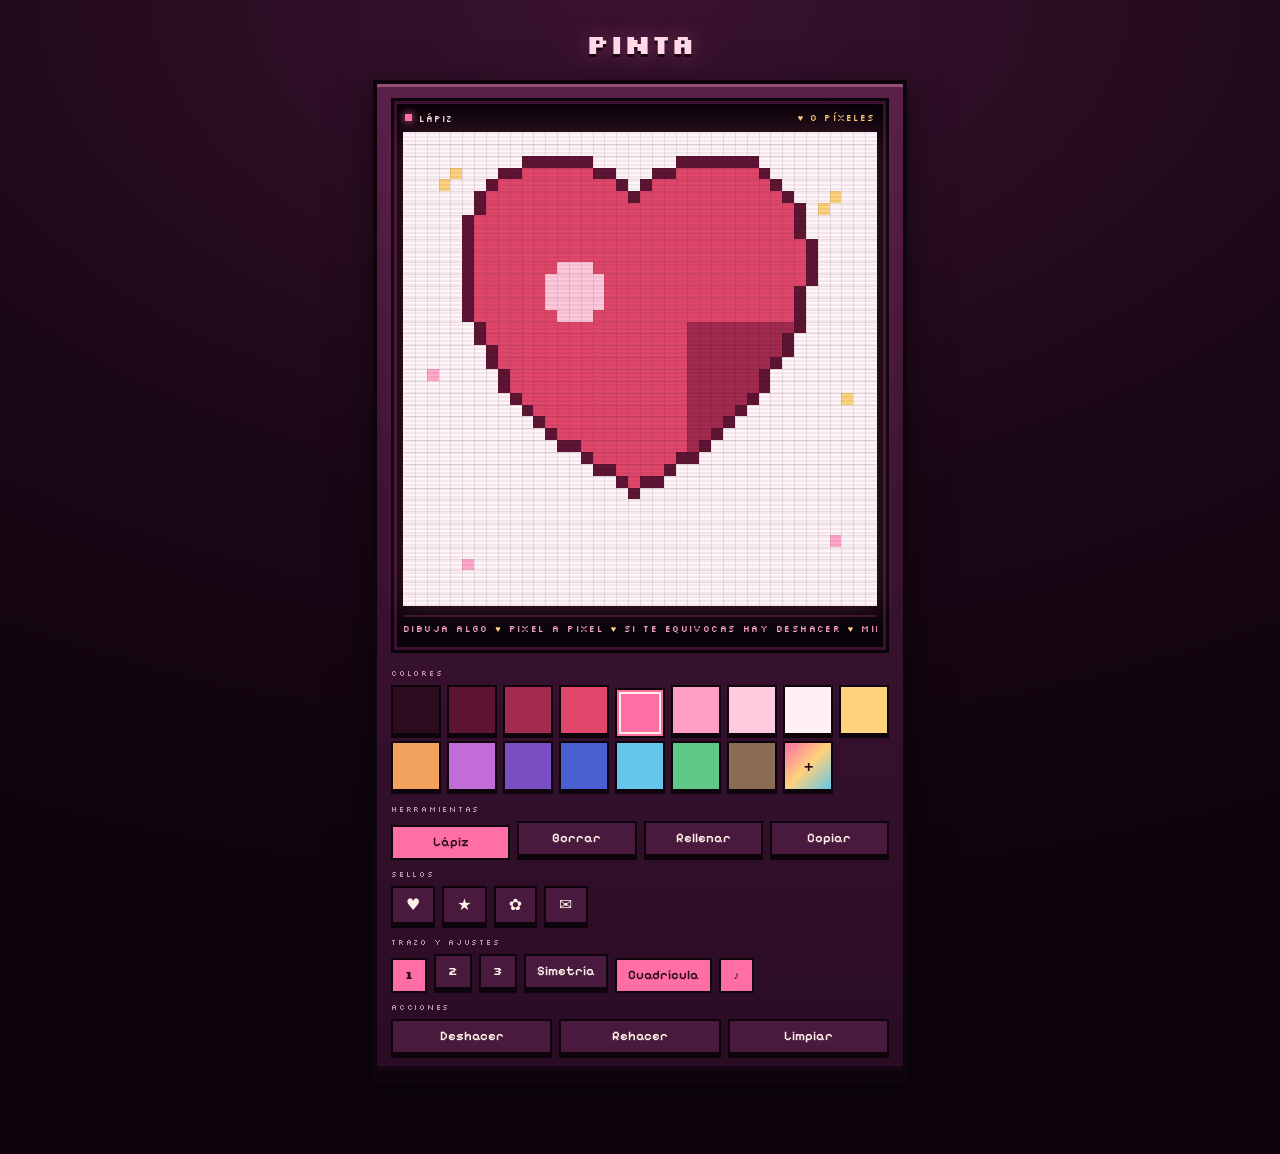
<file: consola-del-corazon.html>
<!doctype html>
<html lang="es">
<head>
<meta charset="utf-8">
<meta name="viewport" content="width=device-width, initial-scale=1">
<style>
  html{color-scheme:dark}
  body{margin:0}
  img{max-width:100%}
  [hidden]{display:none!important}
</style>
</head>
<body>
<title>Consola del Corazón</title>
<link rel="preconnect" href="https://fonts.gstatic.com" crossorigin>
<link rel="stylesheet" href="https://fonts.googleapis.com/css2?family=Pixelify+Sans:wght@400..700&family=Silkscreen:wght@400;700&display=swap">
<style>
  :root{
    --plum-950:#0E040C;
    --plum-900:#1A0716;
    --plum-800:#250B20;
    --plum-700:#37122F;
    --plum-600:#4A1A3E;
    --plum-500:#632453;
    --rose:#FF6FA5;
    --rose-soft:#FFA8CB;
    --rose-pale:#FFD9E7;
    --cream:#FFF1E8;
    --mauve:#C093B2;
    --gold:#FFD27D;
    --paper:#FFF4F7;
    --ink:#2B0B1E;
    --px:'Silkscreen','Courier New',monospace;
    --ui:'Pixelify Sans','Trebuchet MS',system-ui,sans-serif;
  }

  *{box-sizing:border-box}

  body{
    margin:0;
    min-height:100vh;
    background:radial-gradient(120% 80% at 50% 0%, #3A1230 0%, #1A0716 55%, #0E040C 100%);
    color:var(--cream);
    font-family:var(--ui);
    -webkit-font-smoothing:antialiased;
    -webkit-tap-highlight-color:transparent;
  }

  /* ---------- fondo: corazones a la deriva ---------- */
  .wallpaper{position:fixed; inset:0; overflow:hidden; pointer-events:none; z-index:0}
  .drift{
    position:absolute; bottom:-40px; width:21px; height:18px;
    background-repeat:no-repeat; background-size:100% 100%;
    image-rendering:pixelated;
    opacity:.15;
    animation:rise linear infinite;
  }
  @keyframes rise{
    0%{transform:translateY(0) translateX(0)}
    100%{transform:translateY(-120vh) translateX(var(--sway,14px))}
  }

  /* ---------- portada ---------- */
  .stage{position:relative; z-index:1; max-width:566px; margin:0 auto; padding:26px 16px 54px}

  .titlecard{text-align:center; margin-bottom:18px}
  .eyebrow{font-family:var(--px); font-size:9px; letter-spacing:.28em; color:var(--gold); margin:0 0 10px}
  h1{
    font-family:var(--px); font-weight:700;
    font-size:clamp(19px,5.4vw,27px); line-height:1.35;
    margin:0; color:var(--rose-pale); text-wrap:balance;
    text-shadow:0 3px 0 var(--plum-900), 0 0 22px rgba(255,111,165,.35);
  }
  .sub{font-size:14px; color:var(--mauve); margin:10px auto 0; max-width:38ch; line-height:1.6}

  /* ---------- carcasa ---------- */
  .console{
    background:linear-gradient(180deg,#5A2049 0%,#3B1332 42%,#2A0C24 100%);
    border:4px solid var(--plum-950);
    box-shadow:
      inset 0 3px 0 rgba(255,169,203,.35),
      inset 0 -4px 0 rgba(0,0,0,.45),
      0 10px 0 var(--plum-950),
      0 10px 34px rgba(0,0,0,.55);
    padding:14px 14px 16px;
    user-select:none;
  }

  .bezel{
    background:var(--plum-950);
    border:3px solid #0A0309;
    box-shadow:inset 0 0 0 3px #3A1230, inset 0 4px 12px rgba(0,0,0,.9);
    padding:9px;
  }

  .hud{
    display:flex; align-items:center; justify-content:space-between; gap:10px;
    font-family:var(--px); font-size:9px; letter-spacing:.12em;
    color:var(--rose-soft); padding:2px 2px 8px;
  }
  .lamp{
    display:inline-block; width:7px; height:7px; background:var(--rose);
    box-shadow:0 0 8px var(--rose); margin-right:7px; vertical-align:1px;
    animation:pulse 2.6s steps(2,end) infinite;
  }
  @keyframes pulse{0%,60%{opacity:1}61%,100%{opacity:.35}}
  #hudMsg{color:var(--cream)}
  .score{color:var(--gold); font-variant-numeric:tabular-nums; white-space:nowrap}

  .screen{
    position:relative; width:min(100%,58vh); aspect-ratio:1/1; margin:0 auto;
    background:var(--paper);
    box-shadow:inset 0 0 0 2px #0A0309, 0 0 26px rgba(255,111,165,.22);
  }
  #lienzo{display:block; width:100%; height:100%; touch-action:none; cursor:crosshair; image-rendering:pixelated}
  .scanlines{
    position:absolute; inset:0; pointer-events:none;
    background:repeating-linear-gradient(180deg, rgba(43,11,30,.055) 0 2px, transparent 2px 4px);
    mix-blend-mode:multiply;
  }
  .sparks{position:absolute; inset:0; pointer-events:none; overflow:hidden}
  .spark{
    position:absolute; width:15px; height:13px; margin:-7px 0 0 -8px;
    background-repeat:no-repeat; background-size:100% 100%;
    image-rendering:pixelated;
    animation:float 1.5s steps(9,end) forwards;
  }
  @keyframes float{
    0%{transform:translateY(0) scale(.7); opacity:0}
    18%{transform:translateY(-6px) scale(1); opacity:1}
    100%{transform:translateY(-52px) scale(1.15); opacity:0}
  }

  /* ---------- marquesina ---------- */
  .marquee{margin-top:9px; overflow:hidden; background:#08030A; border-top:2px solid #3A1230; padding:6px 0}
  .track{
    display:flex; width:max-content;
    font-family:var(--px); font-size:9px; letter-spacing:.16em; color:var(--rose-soft);
    animation:slide 46s linear infinite;
  }
  .track span{padding-right:34px; white-space:nowrap}
  .track b{color:var(--gold); font-weight:400}
  @keyframes slide{from{transform:translateX(0)}to{transform:translateX(-50%)}}

  /* ---------- tablero de mandos ---------- */
  .deck{display:flex; flex-direction:column; gap:13px; margin-top:15px}
  .group{display:flex; flex-direction:column; gap:7px}
  .label{font-family:var(--px); font-size:8px; letter-spacing:.22em; color:var(--mauve)}
  .row{display:flex; flex-wrap:wrap; gap:7px}

  .pal{display:grid; grid-template-columns:repeat(9,1fr); gap:6px}
  .sw{
    appearance:none; padding:0; aspect-ratio:1/1; width:100%;
    border:2px solid var(--plum-950); box-shadow:0 3px 0 var(--plum-950);
    cursor:pointer; transition:transform .05s steps(1,end);
  }
  .sw[aria-pressed="true"]{
    transform:translateY(3px); box-shadow:0 0 0 var(--plum-950);
    outline:2px solid var(--cream); outline-offset:-6px;
  }
  .custom{position:relative; overflow:hidden; background:linear-gradient(135deg,#FF6FA5,#FFD27D,#64C6E8)}
  .custom input{
    position:absolute; inset:-8px; width:calc(100% + 16px); height:calc(100% + 16px);
    border:0; padding:0; background:transparent; cursor:pointer; opacity:0;
  }
  .custom::after{
    content:'+'; position:absolute; inset:0; display:grid; place-items:center;
    font-family:var(--px); font-size:13px; color:var(--ink); pointer-events:none;
  }

  .btn{
    font-family:var(--ui); font-weight:600; font-size:13px; line-height:1;
    color:var(--cream); background:var(--plum-600);
    border:2px solid var(--plum-950); box-shadow:0 4px 0 var(--plum-950);
    padding:9px 11px; cursor:pointer;
    transition:transform .05s steps(1,end);
  }
  .btn:hover{background:var(--plum-500)}
  .btn:active{transform:translateY(4px); box-shadow:0 0 0 var(--plum-950)}
  .btn[aria-pressed="true"]{
    background:var(--rose); color:var(--ink);
    transform:translateY(4px); box-shadow:0 0 0 var(--plum-950);
  }
  .btn:disabled{opacity:.4; cursor:default}
  .btn.mini{font-family:var(--px); font-size:11px; padding:10px 12px}
  .btn.glyph{font-size:16px; padding:7px 13px; line-height:1.25}
  .btn.wide{flex:1 1 106px}
  .btn.save{background:var(--gold); color:var(--ink)}
  .btn.save:hover{background:#FFE0A0}
  .btn.warn{background:#E0476B; color:var(--cream)}
  .btn.warn:hover{background:#EE5C7E}

  :where(.btn,.sw,input):focus-visible{outline:3px solid var(--gold); outline-offset:2px}

  footer{margin-top:26px; text-align:center; color:var(--mauve); font-size:13.5px; line-height:1.7}
  .tip{
    display:inline-block; margin-top:12px; padding:9px 13px;
    border:2px solid var(--plum-700); background:rgba(255,111,165,.06);
    color:var(--rose-pale); font-size:12.5px; max-width:42ch; text-align:left;
  }
  .sign{font-family:var(--px); font-size:9px; letter-spacing:.2em; color:var(--rose); margin-top:18px}

  @media (max-width:420px){
    .stage{padding:18px 11px 40px}
    .console{padding:10px 10px 12px}
    .btn{font-size:12px; padding:8px 9px}
    .pal{grid-template-columns:repeat(8,1fr)}
  }

  @media (prefers-reduced-motion:reduce){
    .drift,.spark{display:none}
    .track{animation:none}
    .lamp{animation:none}
  }
</style>

<div class="wallpaper" id="wallpaper" aria-hidden="true"></div>

<main class="stage">
  <header class="titlecard">
    <h1>Pinta</h1>
  </header>

  <div class="console">
    <div class="bezel">
      <div class="hud">
        <span><span class="lamp"></span><span id="hudMsg">LÁPIZ</span></span>
        <span class="score">♥ <span id="hudCount">0</span> PÍXELES</span>
      </div>

      <div class="screen">
        <canvas id="lienzo" role="img" aria-label="Lienzo de píxeles de 40 por 40. Arrastra el dedo o el mouse para pintar."></canvas>
        <div class="scanlines"></div>
        <div class="sparks" id="sparks"></div>
      </div>

      <div class="marquee">
        <div class="track" id="track"></div>
      </div>
    </div>

    <div class="deck">
      <div class="group">
        <span class="label" id="lbl-col">COLORES</span>
        <div class="pal" id="pal" role="group" aria-labelledby="lbl-col"></div>
      </div>

      <div class="group">
        <span class="label" id="lbl-her">HERRAMIENTAS</span>
        <div class="row" role="group" aria-labelledby="lbl-her">
          <button class="btn wide" data-tool="lapiz" aria-pressed="true">Lápiz</button>
          <button class="btn wide" data-tool="borrador" aria-pressed="false">Borrar</button>
          <button class="btn wide" data-tool="bote" aria-pressed="false">Rellenar</button>
          <button class="btn wide" data-tool="gotero" aria-pressed="false">Copiar</button>
        </div>
      </div>

      <div class="group">
        <span class="label" id="lbl-sel">SELLOS</span>
        <div class="row" role="group" aria-labelledby="lbl-sel">
          <button class="btn glyph" data-tool="sello:corazon" aria-pressed="false" aria-label="Sello corazón">♥</button>
          <button class="btn glyph" data-tool="sello:estrella" aria-pressed="false" aria-label="Sello estrella">★</button>
          <button class="btn glyph" data-tool="sello:rosa" aria-pressed="false" aria-label="Sello rosa">✿</button>
          <button class="btn glyph" data-tool="sello:carta" aria-pressed="false" aria-label="Sello carta">✉</button>
        </div>
      </div>

      <div class="group">
        <span class="label" id="lbl-aju">TRAZO Y AJUSTES</span>
        <div class="row" role="group" aria-labelledby="lbl-aju">
          <button class="btn mini" data-size="1" aria-pressed="true">1</button>
          <button class="btn mini" data-size="2" aria-pressed="false">2</button>
          <button class="btn mini" data-size="3" aria-pressed="false">3</button>
          <button class="btn" id="btnMirror" aria-pressed="false">Simetría</button>
          <button class="btn" id="btnGrid" aria-pressed="true">Cuadrícula</button>
          <button class="btn mini" id="btnSound" aria-pressed="true" aria-label="Sonido">♪</button>
        </div>
      </div>

      <div class="group">
        <span class="label" id="lbl-acc">ACCIONES</span>
        <div class="row" role="group" aria-labelledby="lbl-acc">
          <button class="btn wide" id="btnUndo">Deshacer</button>
          <button class="btn wide" id="btnRedo">Rehacer</button>
          <button class="btn wide" id="btnClear">Limpiar</button>
          <button class="btn wide save" id="btnSave" hidden>Guardar PNG</button>
        </div>
      </div>
    </div>
  </div>

  <footer>

  </footer>
</main>

<script>
(function(){
  'use strict';

  var GW = 40, GH = 40, PAPER = '#FFF4F7';

  var PALETTE = [
    '#2B0B1E','#5E1533','#A32B4F','#E0476B','#FF6FA5','#FF9EC4','#FFC9DE','#FFF0F5',
    '#FFD27D','#F2A25C','#C36BD6','#7B4FC4','#4A5FD1','#64C6E8','#5FC98A','#8A6B54'
  ];

  var FRASES = [
    'DIBUJA ALGO',
    'PIXEL A PIXEL',
    'SI TE EQUIVOCAS HAY DESHACER',
    'MIL SEISCIENTOS CUADRITOS',
    'PINTA CON EL DEDO'
  ];

  var STAMPS = {
    corazon:  ['.11.11.','1113111','1111111','.11111.','..111..','...1...'],
    estrella: ['...1...','..131..','1113111','.13331.','..131..','.11.11.','1.....1'],
    rosa:     ['.11111.','1133311','1131311','1133311','.11111.','...g...','..g.g..'],
    carta:    ['1111111','1311131','1133311','1113111','1111111']
  };

  var NOMBRES = {
    lapiz:'LÁPIZ', borrador:'BORRADOR', bote:'BOTE DE PINTURA', gotero:'GOTERO',
    'sello:corazon':'SELLO CORAZÓN', 'sello:estrella':'SELLO ESTRELLA',
    'sello:rosa':'SELLO ROSA', 'sello:carta':'SELLO CARTA'
  };

  var grid = new Array(GW * GH).fill(null);
  var undoStack = [], redoStack = [];
  var tool = 'lapiz', color = '#FF6FA5', size = 1;
  var mirror = false, showGrid = true, sound = true;
  var painted = 0, drawing = false, lastCell = null, hover = null;
  var lastSpark = 0, msgTimer = null, clearArmed = false, clearTimer = null;
  var needsDraw = false;

  var cv = document.getElementById('lienzo');
  var ctx = cv.getContext('2d');
  var sparks = document.getElementById('sparks');
  var hudMsg = document.getElementById('hudMsg');
  var hudCount = document.getElementById('hudCount');
  var btnSave = document.getElementById('btnSave');
  var btnClear = document.getElementById('btnClear');

  function shade(hex, amt){
    var n = parseInt(hex.slice(1), 16);
    var r = (n >> 16) & 255, g = (n >> 8) & 255, b = n & 255;
    if (amt >= 0){
      r = Math.round(r + (255 - r) * amt);
      g = Math.round(g + (255 - g) * amt);
      b = Math.round(b + (255 - b) * amt);
    } else {
      var k = 1 + amt;
      r = Math.round(r * k); g = Math.round(g * k); b = Math.round(b * k);
    }
    return '#' + ((1 << 24) + (r << 16) + (g << 8) + b).toString(16).slice(1);
  }

  function heartSVG(fill){
    var rects =
      '<rect x="1" y="0" width="2" height="1"/><rect x="4" y="0" width="2" height="1"/>' +
      '<rect x="0" y="1" width="7" height="2"/>' +
      '<rect x="1" y="3" width="5" height="1"/>' +
      '<rect x="2" y="4" width="3" height="1"/>' +
      '<rect x="3" y="5" width="1" height="1"/>';
    var svg = "<svg xmlns='http://www.w3.org/2000/svg' viewBox='0 0 7 6' fill='" + fill + "'>" + rects + "</svg>";
    return 'url("data:image/svg+xml,' + encodeURIComponent(svg) + '")';
  }

  /* ---------- lienzo ---------- */
  function idx(x, y){ return y * GW + x; }

  function setCell(x, y, c){
    if (x < 0 || y < 0 || x >= GW || y >= GH) return;
    var i = idx(x, y);
    if (grid[i] === c) return;
    if (c) { painted++; }
    grid[i] = c;
  }

  function pushUndo(){
    undoStack.push(grid.slice());
    if (undoStack.length > 60) undoStack.shift();
    redoStack.length = 0;
  }

  function schedule(){
    if (needsDraw) return;
    needsDraw = true;
    requestAnimationFrame(function(){ needsDraw = false; draw(); });
  }

  function draw(){
    var W = cv.width;
    if (!W) return;
    var cell = W / GW;
    ctx.fillStyle = PAPER;
    ctx.fillRect(0, 0, W, W);

    for (var y = 0; y < GH; y++){
      for (var x = 0; x < GW; x++){
        var c = grid[idx(x, y)];
        if (!c) continue;
        var x0 = Math.round(x * cell), y0 = Math.round(y * cell);
        ctx.fillStyle = c;
        ctx.fillRect(x0, y0, Math.round((x + 1) * cell) - x0, Math.round((y + 1) * cell) - y0);
      }
    }

    var t = Math.max(1, Math.round(cell / 14));
    if (showGrid){
      ctx.fillStyle = 'rgba(43,11,30,0.10)';
      for (var i = 1; i < GW; i++){
        var p = Math.round(i * cell);
        ctx.fillRect(p, 0, t, W);
        ctx.fillRect(0, p, W, t);
      }
    }
    if (mirror){
      ctx.fillStyle = 'rgba(255,111,165,0.55)';
      var mid = Math.round(W / 2) - Math.round(t / 2);
      for (var d = 0; d < W; d += t * 6) ctx.fillRect(mid, d, t, t * 3);
    }
    if (hover && !drawing){
      ctx.fillStyle = 'rgba(43,11,30,0.55)';
      var hx = Math.round(hover.x * cell), hy = Math.round(hover.y * cell);
      var hw = Math.round((hover.x + 1) * cell) - hx, hh = Math.round((hover.y + 1) * cell) - hy;
      ctx.fillRect(hx, hy, hw, t); ctx.fillRect(hx, hy + hh - t, hw, t);
      ctx.fillRect(hx, hy, t, hh); ctx.fillRect(hx + hw - t, hy, t, hh);
    }
  }

  function resize(){
    var r = cv.getBoundingClientRect();
    if (!r.width) return;
    var dpr = Math.min(window.devicePixelRatio || 1, 3);
    var w = Math.max(GW, Math.round(r.width * dpr));
    if (cv.width !== w){ cv.width = w; cv.height = w; }
    draw();
  }

  /* ---------- pintar ---------- */
  function paintCell(x, y){
    var c = (tool === 'borrador') ? null : color;
    var o = Math.floor((size - 1) / 2);
    for (var dy = 0; dy < size; dy++){
      for (var dx = 0; dx < size; dx++){
        var px = x - o + dx, py = y - o + dy;
        setCell(px, py, c);
        if (mirror) setCell(GW - 1 - px, py, c);
      }
    }
  }

  function lineTo(a, b){
    var x0 = a.x, y0 = a.y, x1 = b.x, y1 = b.y;
    var dx = Math.abs(x1 - x0), dy = -Math.abs(y1 - y0);
    var sx = x0 < x1 ? 1 : -1, sy = y0 < y1 ? 1 : -1;
    var err = dx + dy;
    for (var guard = 0; guard < 4000; guard++){
      paintCell(x0, y0);
      if (x0 === x1 && y0 === y1) break;
      var e2 = 2 * err;
      if (e2 >= dy){ err += dy; x0 += sx; }
      if (e2 <= dx){ err += dx; y0 += sy; }
    }
  }

  function bucket(sx, sy){
    var target = grid[idx(sx, sy)] || null;
    if (target === color) return;
    var stack = [[sx, sy]];
    while (stack.length){
      var p = stack.pop(), x = p[0], y = p[1];
      if (x < 0 || y < 0 || x >= GW || y >= GH) continue;
      var i = idx(x, y);
      if ((grid[i] || null) !== target) continue;
      grid[i] = color; painted++;
      stack.push([x + 1, y], [x - 1, y], [x, y + 1], [x, y - 1]);
    }
  }

  function stamp(name, cx, cy){
    var rows = STAMPS[name];
    if (!rows) return;
    var h = rows.length, w = rows[0].length;
    var ox = cx - Math.floor(w / 2), oy = cy - Math.floor(h / 2);
    for (var y = 0; y < h; y++){
      for (var x = 0; x < w; x++){
        var ch = rows[y].charAt(x);
        if (ch === '.') continue;
        var c = color;
        if (ch === '3') c = shade(color, 0.45);
        else if (ch === '2') c = shade(color, -0.35);
        else if (ch === 'g') c = '#5FC98A';
        setCell(ox + x, oy + y, c);
        if (mirror) setCell(GW - 1 - (ox + x), oy + y, c);
      }
    }
  }

  function cellAt(e){
    var r = cv.getBoundingClientRect();
    var x = Math.floor((e.clientX - r.left) / r.width * GW);
    var y = Math.floor((e.clientY - r.top) / r.height * GH);
    return { x: Math.max(0, Math.min(GW - 1, x)), y: Math.max(0, Math.min(GH - 1, y)) };
  }

  /* ---------- corazones que suben ---------- */
  function spark(e){
    if (window.matchMedia('(prefers-reduced-motion: reduce)').matches) return;
    var now = Date.now();
    if (now - lastSpark < 420 || Math.random() > 0.45) return;
    lastSpark = now;
    var r = sparks.getBoundingClientRect();
    var d = document.createElement('div');
    d.className = 'spark';
    d.style.left = (e.clientX - r.left) + 'px';
    d.style.top = (e.clientY - r.top) + 'px';
    d.style.backgroundImage = heartSVG(tool === 'borrador' ? '#FFC9DE' : color);
    d.addEventListener('animationend', function(){ d.remove(); });
    sparks.appendChild(d);
  }

  /* ---------- sonido ---------- */
  var actx = null;
  function blip(freq, dur, type, vol){
    if (!sound) return;
    try{
      var AC = window.AudioContext || window.webkitAudioContext;
      if (!AC) return;
      if (!actx) actx = new AC();
      if (actx.state === 'suspended') actx.resume();
      var o = actx.createOscillator(), g = actx.createGain();
      o.type = type || 'square';
      o.frequency.value = freq;
      o.connect(g); g.connect(actx.destination);
      var t = actx.currentTime, v = vol || 0.05;
      g.gain.setValueAtTime(v, t);
      g.gain.exponentialRampToValueAtTime(0.0001, t + (dur || 0.07));
      o.start(t); o.stop(t + (dur || 0.07) + 0.02);
    }catch(err){ /* sin sonido, sin drama */ }
  }
  function chord(notes, step){
    notes.forEach(function(f, i){ setTimeout(function(){ blip(f, 0.09); }, i * (step || 70)); });
  }

  /* ---------- HUD ---------- */
  function hud(text, hold){
    if (msgTimer) clearTimeout(msgTimer);
    hudMsg.textContent = text;
    if (hold){
      msgTimer = setTimeout(function(){ hudMsg.textContent = NOMBRES[tool] || 'LÁPIZ'; }, hold);
    }
  }
  function tick(){ hudCount.textContent = painted; }

  /* ---------- estado de botones ---------- */
  function syncTools(){
    document.querySelectorAll('[data-tool]').forEach(function(b){
      b.setAttribute('aria-pressed', String(b.dataset.tool === tool));
    });
    hud(NOMBRES[tool] || 'LÁPIZ');
  }
  function syncSizes(){
    document.querySelectorAll('[data-size]').forEach(function(b){
      b.setAttribute('aria-pressed', String(Number(b.dataset.size) === size));
    });
  }
  function syncSwatches(){
    document.querySelectorAll('.sw[data-color]').forEach(function(b){
      b.setAttribute('aria-pressed', String(b.dataset.color.toLowerCase() === color.toLowerCase()));
    });
  }

  /* ---------- construcción de la paleta ---------- */
  (function buildPalette(){
    var pal = document.getElementById('pal');
    PALETTE.forEach(function(hex){
      var b = document.createElement('button');
      b.type = 'button';
      b.className = 'sw';
      b.dataset.color = hex;
      b.style.background = hex;
      b.setAttribute('aria-pressed', String(hex === color));
      b.setAttribute('aria-label', 'Color ' + hex);
      b.addEventListener('click', function(){
        color = hex;
        if (tool === 'borrador' || tool === 'gotero'){ tool = 'lapiz'; syncTools(); }
        syncSwatches();
        blip(520 + PALETTE.indexOf(hex) * 28, 0.05);
      });
      pal.appendChild(b);
    });

    var wrap = document.createElement('span');
    wrap.className = 'sw custom';
    var inp = document.createElement('input');
    inp.type = 'color';
    inp.value = color;
    inp.setAttribute('aria-label', 'Elegir un color propio');
    inp.addEventListener('input', function(){
      color = inp.value;
      if (tool === 'borrador' || tool === 'gotero'){ tool = 'lapiz'; syncTools(); }
      syncSwatches();
    });
    wrap.appendChild(inp);
    pal.appendChild(wrap);
  })();

  /* ---------- marquesina ---------- */
  (function buildMarquee(){
    var track = document.getElementById('track');
    var line = FRASES.map(function(f){ return f + ' <b>&hearts;</b>'; }).join(' ');
    for (var i = 0; i < 2; i++){
      var s = document.createElement('span');
      s.innerHTML = line;
      track.appendChild(s);
    }
  })();

  /* ---------- corazones de fondo ---------- */
  (function buildWallpaper(){
    if (window.matchMedia('(prefers-reduced-motion: reduce)').matches) return;
    var wp = document.getElementById('wallpaper');
    var tones = ['#FF6FA5','#FFA8CB','#FFD27D','#C36BD6'];
    for (var i = 0; i < 11; i++){
      var d = document.createElement('div');
      d.className = 'drift';
      var scale = 0.7 + Math.random() * 1.6;
      d.style.left = (Math.random() * 100) + '%';
      d.style.width = Math.round(21 * scale) + 'px';
      d.style.height = Math.round(18 * scale) + 'px';
      d.style.backgroundImage = heartSVG(tones[i % tones.length]);
      d.style.setProperty('--sway', (Math.random() * 80 - 40) + 'px');
      d.style.animationDuration = (22 + Math.random() * 26) + 's';
      d.style.animationDelay = (-Math.random() * 40) + 's';
      wp.appendChild(d);
    }
  })();

  /* ---------- dibujo inicial: un corazón ---------- */
  (function seed(){
    var cx = 19.6, cy = 18.2, R = 13.2;
    var INK = '#5E1533', BODY = '#E0476B', DEEP = '#A32B4F', SHINE = '#FFC9DE';

    function inside(x, y){
      var u = (x + 0.5 - cx) / R;
      var v = (cy - (y + 0.5)) / R;
      var a = u * u + v * v - 1;
      return a * a * a - u * u * v * v * v <= 0;
    }

    var mask = [];
    for (var y = 0; y < GH; y++){
      for (var x = 0; x < GW; x++) mask[idx(x, y)] = inside(x, y);
    }

    for (var y2 = 0; y2 < GH; y2++){
      for (var x2 = 0; x2 < GW; x2++){
        var i = idx(x2, y2);
        if (!mask[i]) continue;
        var edge = x2 === 0 || y2 === 0 || x2 === GW - 1 || y2 === GH - 1 ||
                   !mask[idx(x2 - 1, y2)] || !mask[idx(x2 + 1, y2)] ||
                   !mask[idx(x2, y2 - 1)] || !mask[idx(x2, y2 + 1)];
        if (edge){ grid[i] = INK; continue; }
        var u = (x2 + 0.5 - cx) / R, v = (cy - (y2 + 0.5)) / R;
        var dsx = x2 - (cx - 5.4), dsy = y2 - (cy - 5.2);
        if (dsx * dsx + dsy * dsy < 6.2) grid[i] = SHINE;
        else if (u > 0.3 && v < 0.2) grid[i] = DEEP;
        else grid[i] = BODY;
      }
    }

    grid[idx(4, 3)] = '#FFD27D';
    grid[idx(3, 4)] = '#FFD27D';
    grid[idx(36, 5)] = '#FFD27D';
    grid[idx(35, 6)] = '#FFD27D';
    grid[idx(5, 36)] = '#FFA8CB';
    grid[idx(36, 34)] = '#FFA8CB';
    grid[idx(2, 20)] = '#FFA8CB';
    grid[idx(37, 22)] = '#FFD27D';
  })();

  /* ---------- eventos del lienzo ---------- */
  cv.addEventListener('pointerdown', function(e){
    e.preventDefault();
    var c = cellAt(e);

    if (tool === 'gotero'){
      var got = grid[idx(c.x, c.y)];
      if (got){ color = got; syncSwatches(); }
      tool = 'lapiz'; syncTools();
      hud(got ? 'COLOR TOMADO' : 'AHÍ NO HAY COLOR', 1600);
      blip(880, 0.06, 'triangle');
      schedule();
      return;
    }

    pushUndo();

    if (tool === 'bote'){
      bucket(c.x, c.y);
      if (mirror) bucket(GW - 1 - c.x, c.y);
      blip(300, 0.14, 'sawtooth', 0.045);
      spark(e); tick(); schedule();
      return;
    }

    if (tool.indexOf('sello:') === 0){
      stamp(tool.slice(6), c.x, c.y);
      blip(740, 0.08); setTimeout(function(){ blip(988, 0.09); }, 60);
      spark(e); tick(); schedule();
      return;
    }

    try{ cv.setPointerCapture(e.pointerId); }catch(err){ /* nada */ }
    drawing = true;
    lastCell = c;
    paintCell(c.x, c.y);
    spark(e); tick(); schedule();
  });

  cv.addEventListener('pointermove', function(e){
    hover = (e.pointerType === 'touch') ? null : cellAt(e);
    if (drawing){
      var c = cellAt(e);
      if (!lastCell || lastCell.x !== c.x || lastCell.y !== c.y){
        lineTo(lastCell || c, c);
        lastCell = c;
        spark(e); tick();
      }
    }
    schedule();
  });

  function endStroke(){
    if (!drawing) return;
    drawing = false; lastCell = null;
    schedule();
  }
  cv.addEventListener('pointerup', endStroke);
  cv.addEventListener('pointercancel', endStroke);
  window.addEventListener('pointerup', endStroke);
  cv.addEventListener('pointerleave', function(){ hover = null; schedule(); });
  cv.addEventListener('contextmenu', function(e){ e.preventDefault(); });

  /* ---------- botones ---------- */
  document.querySelectorAll('[data-tool]').forEach(function(b){
    b.addEventListener('click', function(){
      tool = b.dataset.tool;
      syncTools();
      blip(tool === 'borrador' ? 380 : 620, 0.05);
    });
  });

  document.querySelectorAll('[data-size]').forEach(function(b){
    b.addEventListener('click', function(){
      size = Number(b.dataset.size);
      syncSizes();
      blip(440 + size * 90, 0.05);
    });
  });

  document.getElementById('btnMirror').addEventListener('click', function(){
    mirror = !mirror;
    this.setAttribute('aria-pressed', String(mirror));
    hud(mirror ? 'SIMETRÍA ENCENDIDA' : 'SIMETRÍA APAGADA', 1800);
    blip(mirror ? 700 : 500, 0.07);
    schedule();
  });

  document.getElementById('btnGrid').addEventListener('click', function(){
    showGrid = !showGrid;
    this.setAttribute('aria-pressed', String(showGrid));
    blip(560, 0.05);
    schedule();
  });

  document.getElementById('btnSound').addEventListener('click', function(){
    sound = !sound;
    this.setAttribute('aria-pressed', String(sound));
    if (sound) blip(880, 0.09);
    hud(sound ? 'SONIDO ENCENDIDO' : 'SONIDO APAGADO', 1500);
  });

  function undo(){
    if (!undoStack.length){ hud('NO HAY NADA QUE DESHACER', 1500); return; }
    redoStack.push(grid.slice());
    grid = undoStack.pop();
    blip(420, 0.06, 'triangle');
    schedule();
  }
  function redo(){
    if (!redoStack.length){ hud('NO HAY NADA QUE REHACER', 1500); return; }
    undoStack.push(grid.slice());
    grid = redoStack.pop();
    blip(640, 0.06, 'triangle');
    schedule();
  }
  document.getElementById('btnUndo').addEventListener('click', undo);
  document.getElementById('btnRedo').addEventListener('click', redo);

  btnClear.addEventListener('click', function(){
    if (!clearArmed){
      clearArmed = true;
      btnClear.textContent = '¿Seguro?';
      btnClear.classList.add('warn');
      hud('TOCA DE NUEVO PARA BORRAR TODO', 3000);
      blip(300, 0.08);
      clearTimer = setTimeout(disarm, 3200);
      return;
    }
    disarm();
    pushUndo();
    grid = new Array(GW * GH).fill(null);
    chord([880, 660, 494]);
    hud('LIENZO EN BLANCO', 1800);
    schedule();
  });
  function disarm(){
    if (clearTimer) clearTimeout(clearTimer);
    clearArmed = false;
    btnClear.textContent = 'Limpiar';
    btnClear.classList.remove('warn');
  }

  document.addEventListener('keydown', function(e){
    if (!(e.ctrlKey || e.metaKey)) return;
    var k = e.key.toLowerCase();
    if (k === 'z' && !e.shiftKey){ e.preventDefault(); undo(); }
    else if (k === 'y' || (k === 'z' && e.shiftKey)){ e.preventDefault(); redo(); }
  });

  /* ---------- guardar ---------- */
  function exportPNG(){
    var S = 20;
    var out = document.createElement('canvas');
    out.width = GW * S; out.height = GH * S;
    var o = out.getContext('2d');
    o.fillStyle = PAPER;
    o.fillRect(0, 0, out.width, out.height);
    for (var y = 0; y < GH; y++){
      for (var x = 0; x < GW; x++){
        var c = grid[idx(x, y)];
        if (!c) continue;
        o.fillStyle = c;
        o.fillRect(x * S, y * S, S, S);
      }
    }
    return out;
  }

  if (window.claude && typeof window.claude.use === 'function'){
    window.claude.use('downloads').then(function(dl){
      if (!dl) return;
      btnSave.hidden = false;
      btnSave.addEventListener('click', function(){
        btnSave.disabled = true;
        hud('PREPARANDO…');
        exportPNG().toBlob(function(blob){
          if (!blob){ btnSave.disabled = false; hud('NO SE PUDO GUARDAR', 2500); return; }
          dl.save({ filename: 'dibujo-consola-del-corazon.png', data: blob }).then(function(){
            hud('GUARDADO ♥', 2500);
            chord([660, 880, 1046], 80);
          }).catch(function(err){
            hud(err && err.code === 'declined' ? 'GUARDADO CANCELADO' : 'NO SE PUDO GUARDAR', 2500);
          }).then(function(){ btnSave.disabled = false; });
        }, 'image/png');
      });
    }).catch(function(){ /* sin descargas */ });
  }

  /* ---------- arranque ---------- */
  window.addEventListener('resize', resize);
  if (window.ResizeObserver) new ResizeObserver(resize).observe(cv);
  if (document.fonts && document.fonts.ready) document.fonts.ready.then(resize).catch(function(){});
  syncTools(); syncSizes(); syncSwatches(); tick(); resize();
  setTimeout(resize, 120);
})();
</script>
</body>
</html>
</file>
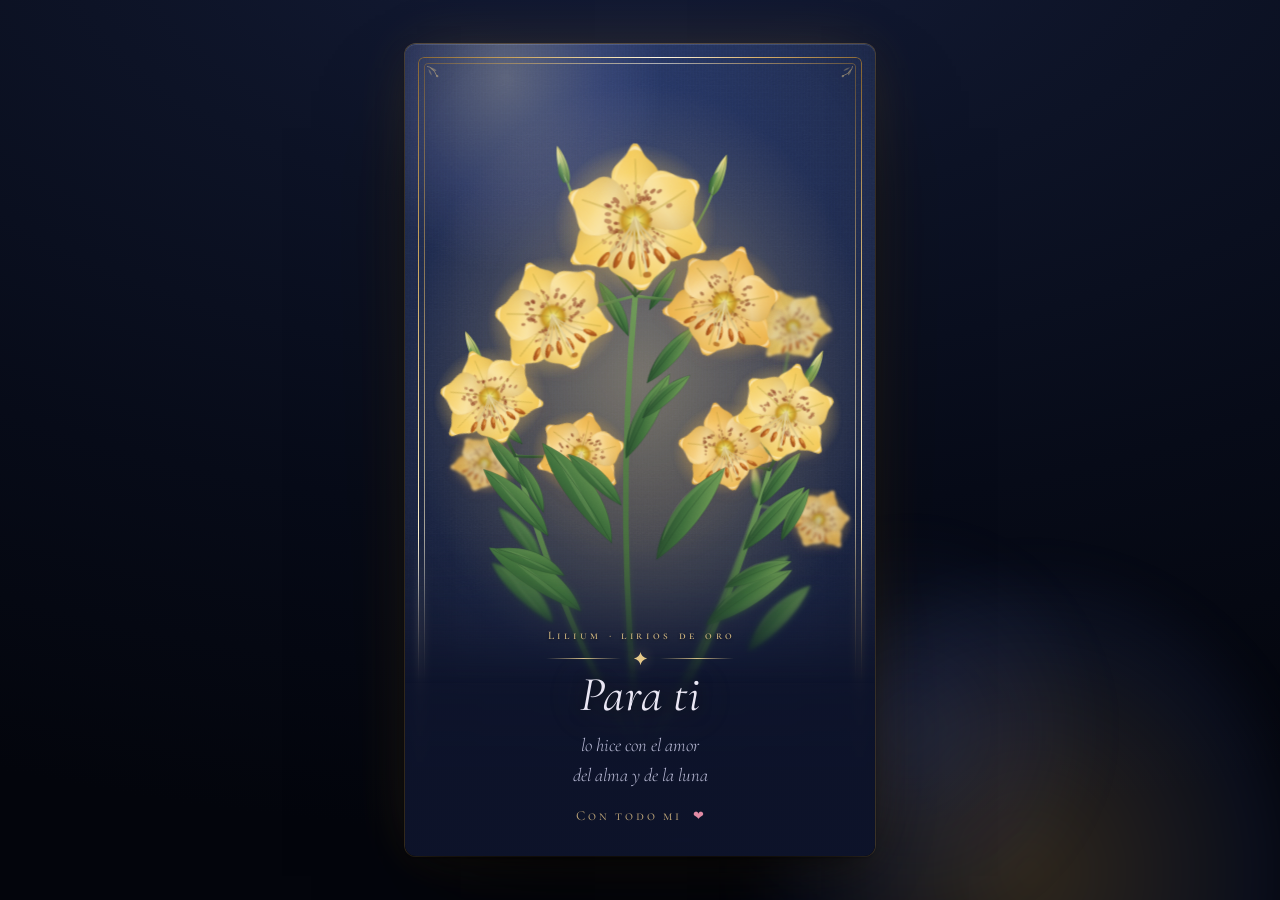
<file: pa-tu-amarillo.html>
<!DOCTYPE html>
<html lang="es">
<head>
<meta charset="UTF-8">
<meta name="viewport" content="width=device-width,initial-scale=1,viewport-fit=cover">
<title>For You</title>
<meta name="theme-color" content="#060913">
<link rel="preconnect" href="https://fonts.googleapis.com">
<link rel="preconnect" href="https://fonts.gstatic.com" crossorigin>
<link href="https://fonts.googleapis.com/css2?family=Cormorant+Garamond:ital,wght@0,300;0,400;0,500;0,600;1,300;1,400&family=Cormorant+SC:wght@300;400;500&display=swap" rel="stylesheet">
<style>
  /* ==========================================================================
     "Para ti" · lámina de lirios de oro sobre índigo de medianoche
     El ramo NO se toca: el SVG y su animación son los mismos de siempre.
     Lo que cambia es lo que lo rodea — el papel, el oro,quyyyyyyyyy la luz y la letra.
     Regla de la casa: nada parpadea. Lo que se mueve, se mueve en decenas de
     segundos, y las duraciones son primas entre sí (19 · 29 · 31 · 37 · 41 ·
     47 · 53) para que las capas no vuelvan a coincidir nunca.
     ========================================================================== */
  :root{
    /* la lámina ya no es papel: es índigo de medianoche. Más claro arriba,
       donde da la luz, y casi negro en los cantos. */
    --papel:#243566;
    --papel-medio:#1b2749;
    --papel-borde:#121a33;
    --papel-canto:#0b1124;
    --scrim:13,19,42;
    /* letra nácar y oro pálido: sobre azul hondo el oro tiene que subir de
       brillo, si no se apaga. El amarillo de la flor es quien manda. */
    --tinta:#eae7f4;
    --tinta-suave:#b9bad5;
    --oro:#e6c98a;
    --rosa:#e08aa4;
    /* el pan de oro del filete: no es un color, es un reflejo */
    --gilt:linear-gradient(115deg,
      #8e6c39 0%, #caa45e 12%, #f3e0b0 24%, #fff8e4 30%, #d9b06a 42%,
      #8d6a36 56%, #e3c68a 70%, #fdf3d6 78%, #c49a54 90%, #8a6530 100%);
    --curva:cubic-bezier(.34,1.56,.64,1);   /* la curva de la casa */
    --cine:cubic-bezier(.16,1,.3,1);        /* entra rápido, frena largo */
  }
  *{margin:0;padding:0;box-sizing:border-box}
  html,body{height:100%;overflow:hidden;background:#03050c}
  body{
    font-family:"Cormorant Garamond",Cormorant,Garamond,"Times New Roman",Georgia,serif;
    min-height:100dvh;
    display:grid;place-items:center;position:relative;
    background:radial-gradient(135% 105% at 50% -12%,
      #141c38 0%, #0d1326 34%, #070b18 66%, #03050c 100%);
    -webkit-font-smoothing:antialiased;
    text-rendering:optimizeLegibility;
  }
  /* ----- dos luces que derivan: una tibia, la del ramo; otra de luna ----- */
  body::before,body::after{
    content:"";position:fixed;left:50%;top:50%;border-radius:50%;
    pointer-events:none;z-index:0;filter:blur(18px);
  }
  body::before{
    width:min(96vw,780px);height:min(94vh,920px);
    background:radial-gradient(closest-side,
      rgba(226,176,96,.20), rgba(108,130,215,.08) 58%, transparent 76%);
    animation:lampara 41s ease-in-out infinite;
  }
  body::after{
    width:min(74vw,540px);height:min(62vh,560px);
    background:radial-gradient(closest-side, rgba(124,150,240,.13), transparent 74%);
    animation:lampara2 53s ease-in-out infinite;
  }
  @keyframes lampara{
    0%,100%{transform:translate(-50%,-50%) scale(1)}
    50%    {transform:translate(-47.5%,-52%) scale(1.07)}
  }
  @keyframes lampara2{
    0%,100%{transform:translate(-66%,-80%) scale(1)}
    50%    {transform:translate(-58%,-90%) scale(1.14)}
  }

  /* ---------------------------- la lámina ---------------------------- */
  .escena{
    position:relative;z-index:1;
    perspective:1600px;
    animation:llegar 1.9s var(--cine) both;
  }
  @keyframes llegar{
    from{opacity:0;transform:translateY(22px) scale(.982)}
    to  {opacity:1;transform:none}
  }
  .marco{
    position:relative;
    width:min(93vw,436px);
    height:min(95dvh,752px);
    border-radius:11px;
    overflow:hidden;
    isolation:isolate;
    transition:transform .5s var(--cine);
    will-change:transform;
    background:radial-gradient(128% 96% at 50% 8%,
      var(--papel) 0%, var(--papel-medio) 46%, var(--papel-borde) 87%, var(--papel-canto) 100%);
    box-shadow:
      0 1px 2px rgba(0,0,0,.55),
      0 12px 28px -12px rgba(0,0,0,.66),
      0 52px 104px -32px rgba(0,0,0,.86),
      0 0 0 1px rgba(214,174,106,.34),
      0 0 62px -10px rgba(226,178,92,.22),
      inset 0 1px 0 rgba(198,214,255,.16),
      inset 0 -70px 100px -70px rgba(0,0,0,.65);
  }
  /* la trama de la seda: dos hilos finísimos, ahora en luz y no en sombra */
  .papel{
    position:absolute;inset:0;z-index:1;pointer-events:none;
    mix-blend-mode:overlay;opacity:.55;
    background-image:
      repeating-linear-gradient(90deg, rgba(196,214,255,.055) 0 1px, transparent 1px 3px),
      repeating-linear-gradient(0deg,  rgba(196,214,255,.032) 0 1px, transparent 1px 7px);
  }
  /* el aire tibio en el que flota el ramo. Sobre azul hay que dárselo:
     sin esto las flores quedan recortadas y frías. */
  .halo{
    position:absolute;left:50%;top:40%;width:92%;height:64%;z-index:1;
    transform:translate(-50%,-50%);pointer-events:none;
    background:radial-gradient(closest-side,
      rgba(246,206,118,.12), rgba(226,170,80,.055) 52%, transparent 78%);
    filter:blur(6px);
    animation:respiraHalo 29s ease-in-out infinite;
  }
  @keyframes respiraHalo{
    0%,100%{opacity:.72;transform:translate(-50%,-50%) scale(1)}
    50%    {opacity:.92; transform:translate(-50%,-50%) scale(1.05)}
  }
  /* la luz que entra por arriba a la izquierda, y que va cambiando de sitio */
  .luz{
    position:absolute;inset:-12%;z-index:3;pointer-events:none;
    mix-blend-mode:screen;
    background:radial-gradient(36% 26% at 27% 13%,
      rgba(255,240,200,.26), rgba(186,178,255,.10) 46%, transparent 74%);
    animation:derivaLuz 47s ease-in-out infinite;
  }
  @keyframes derivaLuz{
    0%,100%{transform:translate3d(0,0,0)}
    50%    {transform:translate3d(6%,4.5%,0)}
  }
  /* viñeta: los cantos de la lámina siempre pesan un poco más */
  .marco::after{
    content:"";position:absolute;inset:0;z-index:6;pointer-events:none;
    background:radial-gradient(118% 88% at 50% 36%,
      transparent 48%, rgba(3,6,16,.24) 78%, rgba(2,4,11,.52) 100%);
  }

  /* -------- doble filete de pan de oro + una luz que lo recorre -------- */
  .filete,.filete-2,.brillo-oro{
    position:absolute;z-index:5;pointer-events:none;border-radius:6px;
  }
  .filete{inset:13px;border:1px solid rgba(181,141,88,.48)}
  .filete-2{inset:19px;border:1px solid rgba(181,141,88,.22);border-radius:4px}
  .brillo-oro{display:none}
  /* si el navegador sabe recortar máscaras, el filete deja de ser un borde
     plano y pasa a ser un anillo de oro de verdad, con su reflejo andando.
     Si no las sabe, se queda el borde de antes: nunca desaparece el marco. */
  @supports ((-webkit-mask-composite:xor) or (mask-composite:exclude)){
    .filete,.filete-2,.brillo-oro{
      border:0;padding:1px;background:var(--gilt);
      -webkit-mask-image:linear-gradient(#000,#000),linear-gradient(#000,#000);
      -webkit-mask-clip:content-box,border-box;
      -webkit-mask-composite:xor;
              mask-image:linear-gradient(#000,#000),linear-gradient(#000,#000);
              mask-clip:content-box,border-box;
              mask-composite:exclude;
    }
    .filete-2{opacity:.62}
    .brillo-oro{
      display:block;inset:13px;opacity:.7;
      background-image:linear-gradient(104deg,
        transparent 41%, rgba(255,250,232,.30) 47%, rgba(255,253,246,.95) 50%,
        rgba(255,250,232,.30) 53%, transparent 59%);
      background-size:300% 100%;background-repeat:no-repeat;
      animation:pasarLuz 37s linear infinite;
    }
  }
  @keyframes pasarLuz{
    from{background-position:-130% 0}
    to  {background-position: 230% 0}
  }

  /* esquineros: un brote de oro en cada esquina. Quietos y tenues: son
     decoración de fondo, no algo que pida atención. */
  .esq{
    position:absolute;width:23px;height:23px;z-index:5;
    pointer-events:none;color:var(--oro);opacity:.72;
  }
  .e1{top:21px;left:21px}
  .e2{top:21px;right:21px;transform:rotate(90deg)}
  .e3{bottom:21px;right:21px;transform:rotate(180deg)}
  .e4{bottom:21px;left:21px;transform:rotate(270deg)}

  /* el ramo respira: 1,2 % en 19 s, lo justo para que no parezca impreso */
  svg.lienzo{
    position:absolute;inset:0;width:100%;height:100%;display:block;z-index:2;
    transform-origin:50% 92%;
    animation:respirar 19s ease-in-out infinite;
  }
  @keyframes respirar{
    0%,100%{transform:scale(1)}
    50%    {transform:scale(1.012)}
  }

  /* ---------------------- pétalos que caen ---------------------- */
  .petalo{position:absolute;top:-12%;z-index:4;pointer-events:none;
          animation:caer linear infinite;will-change:transform}
  .petalo i{display:block;width:100%;height:100%;border-radius:76% 5% 70% 8%;
            animation:derivar ease-in-out infinite alternate;
            box-shadow:inset 0 0 5px rgba(255,238,190,.40);
            filter:drop-shadow(0 0 4px rgba(250,216,130,.32))}
  @keyframes caer{
    0%{transform:translate3d(0,0,0);opacity:0}
    7%{opacity:var(--o,.7)}
    88%{opacity:var(--o,.7)}
    100%{transform:translate3d(0,var(--h,760px),0);opacity:0}
  }
  @keyframes derivar{
    from{transform:translateX(-17px) rotate3d(1,.45,.2,-34deg) scaleX(1)}
    to  {transform:translateX(17px)  rotate3d(1,.45,.2,306deg) scaleX(.38)}
  }
  /* tres hondos: los de atrás van desenfocados y más lentos */
  .petalo.medio{filter:blur(.7px);opacity:.92}
  .petalo.lejos{filter:blur(1.5px)}

  /* ---------------------- polvo de oro ---------------------- */
  .polvo{
    position:absolute;z-index:4;border-radius:50%;pointer-events:none;
    background:radial-gradient(circle,#fff7d8 0%, #f0c95e 50%, rgba(240,201,94,0) 74%);
    opacity:0;animation:flotar ease-in-out infinite;will-change:transform
  }
  @keyframes flotar{
    0%{opacity:0;transform:translate3d(0,0,0)}
    28%{opacity:.85}
    72%{opacity:.42}
    100%{opacity:0;transform:translate3d(18px,-56px,0)}
  }

  /* ------------------------- la cartela ------------------------- */
  .texto{
    position:absolute;left:0;right:0;bottom:0;z-index:7;
    padding:104px 30px calc(32px + env(safe-area-inset-bottom,0px));
    text-align:center;
  }
  /* el velo va aparte: así puede difuminar lo que pasa por detrás y
     apagarse hacia arriba sin llevarse la letra con él */
  .texto::before{
    content:"";position:absolute;inset:0;z-index:-1;
    background:linear-gradient(to top,
      rgba(var(--scrim),.985) 26%,
      rgba(var(--scrim),.93)  48%,
      rgba(var(--scrim),.58)  72%,
      rgba(var(--scrim),0)    100%);
    -webkit-backdrop-filter:blur(3px) saturate(1.05);
            backdrop-filter:blur(3px) saturate(1.05);
    -webkit-mask-image:linear-gradient(to top,#000 52%,rgba(0,0,0,.45) 78%,transparent 97%);
            mask-image:linear-gradient(to top,#000 52%,rgba(0,0,0,.45) 78%,transparent 97%);
  }
  /* pie de lámina botánica, en versalitas */
  .ante{
    font-family:"Cormorant SC","Cormorant Garamond",Garamond,Georgia,serif;
    font-size:.72rem;font-weight:500;letter-spacing:.32em;text-indent:.32em;
    color:#d9bd83;text-shadow:0 1px 3px rgba(0,0,0,.55);opacity:0;
    animation:surge 1.6s var(--cine) 4.9s forwards;
  }
  /* filete corto con su flor, encima del título */
  .regla{
    display:flex;align-items:center;justify-content:center;gap:12px;
    margin:9px auto 4px;max-width:188px;
    opacity:0;animation:surge 1.6s var(--cine) 5.05s forwards;
  }
  .regla span{flex:1;height:1px;
    background:linear-gradient(90deg,transparent,rgba(232,205,146,.9),transparent)}
  .regla .flor{width:15px;height:15px;color:var(--oro);flex:none;
    filter:drop-shadow(0 0 7px rgba(232,205,146,.45))}
  .texto h1{
    font-size:clamp(2.45rem,9.6vw,3.05rem);font-weight:400;font-style:italic;
    line-height:1.04;letter-spacing:.005em;margin-top:2px;
    /* tinta sepia con una veta de oro que la cruza muy despacio */
    background-image:linear-gradient(100deg,
      var(--tinta) 0%, var(--tinta) 33%, #d9be8b 44%, #fdf1cf 50%, #d9be8b 56%,
      var(--tinta) 67%, var(--tinta) 100%);
    background-size:300% 100%;background-position:150% 0;
    -webkit-background-clip:text;background-clip:text;color:transparent;
    filter:drop-shadow(0 2px 7px rgba(0,0,0,.6)) drop-shadow(0 0 20px rgba(226,196,130,.17));
    opacity:0;
    animation:surge 1.8s var(--cine) 5.3s forwards,
              vetaOro 31s linear 7.6s infinite;
  }
  @keyframes vetaOro{from{background-position:150% 0}to{background-position:-50% 0}}
  .texto p{
    font-size:clamp(1.04rem,4.2vw,1.16rem);font-style:italic;font-weight:300;
    color:var(--tinta-suave);line-height:1.58;max-width:25ch;margin:11px auto 0;
    text-wrap:balance;
    opacity:0;animation:surge 1.8s var(--cine) 6s forwards;
  }
  .firma{
    display:block;margin-top:17px;
    font-family:"Cormorant SC","Cormorant Garamond",Garamond,Georgia,serif;
    font-size:.86rem;font-weight:400;letter-spacing:.2em;text-indent:.2em;
    color:#c3a97a;
    opacity:0;animation:surge 1.6s var(--cine) 6.55s forwards;
  }
  @keyframes surge{
    from{opacity:0;transform:translateY(13px)}
    to  {opacity:1;transform:translateY(0)}
  }
  .corazon{color:var(--rosa);display:inline-block;font-size:.95em;margin-left:.2em;
           animation:late 2.6s cubic-bezier(.4,0,.3,1) infinite}
  @keyframes late{0%,72%,100%{transform:scale(1)}80%{transform:scale(1.28)}88%{transform:scale(1.06)}}

  /* ------------------ lo que deja el dedo al tocar ------------------ */
  .toque{
    position:absolute;z-index:8;pointer-events:none;border-radius:50%;
    transform:translate(-50%,-50%) scale(.2);
    background:radial-gradient(circle, rgba(255,240,200,.55), rgba(240,201,94,.14) 55%, transparent 72%);
    transition:transform 1.1s var(--cine), opacity 1.1s ease-out;
  }
  .chispa{
    position:absolute;z-index:9;pointer-events:none;border-radius:50%;
    background:radial-gradient(circle,#fff8dd 0%, #f0c95e 55%, rgba(240,201,94,0) 76%);
    transform:translate(-50%,-50%);
    transition:transform 1.25s var(--cine), opacity 1.25s ease-out;
  }
  .late{
    position:absolute;z-index:9;pointer-events:none;color:var(--rosa);
    transform:translate(-50%,-50%) scale(.6);opacity:0;
    text-shadow:0 0 12px rgba(224,138,164,.5);
    transition:transform 1.7s cubic-bezier(.2,.7,.3,1), opacity 1.7s ease-out;
  }

  /* ---------- animaciones del jardín (las del ramo, sin tocar) ---------- */
  @keyframes dibujar{to{stroke-dashoffset:0}}

  .abre{
    transform-box:fill-box;transform-origin:50% 100%;
    animation:abrir 1.05s cubic-bezier(.22,.92,.26,1) backwards;
    animation-delay:var(--d);
  }
  @keyframes abrir{
    0%{transform:scale(.10) rotate(var(--r,14deg));opacity:0}
    30%{opacity:1}
    72%{transform:scale(1.05) rotate(0deg)}
    100%{transform:scale(1) rotate(0);opacity:1}
  }
  .nucleo{
    transform-box:fill-box;transform-origin:50% 42%;
    animation:aparecer .85s cubic-bezier(.3,1.3,.5,1) backwards;animation-delay:var(--d);
  }
  @keyframes aparecer{from{transform:scale(0);opacity:0}to{transform:scale(1);opacity:1}}
  .brillo{
    transform-box:fill-box;transform-origin:center;
    animation:aparecer 1.3s ease backwards;animation-delay:var(--d);
  }
  .brota{
    transform-box:fill-box;transform-origin:50% 100%;
    animation:brotar 1.25s cubic-bezier(.3,.9,.3,1) backwards;animation-delay:var(--d);
  }
  @keyframes brotar{
    0%{transform:scaleY(.04) scaleX(.42);opacity:0}
    35%{opacity:1}
    100%{transform:scale(1);opacity:1}
  }

  .sway{transform-box:view-box;transform-origin:200px 604px;
        animation:mecer var(--sd,8s) ease-in-out infinite;animation-delay:var(--sp,0s)}
  @keyframes mecer{0%,100%{transform:rotate(-.85deg)}50%{transform:rotate(1.05deg)}}
  .nod{transform-box:fill-box;transform-origin:50% 78%;
       animation:asentir var(--nd,7s) ease-in-out infinite;animation-delay:var(--np,0s)}
  @keyframes asentir{0%,100%{transform:rotate(-1.4deg)}50%{transform:rotate(1.4deg)}}

  /* en pantalla grande la lámina puede permitirse ser un poco mayor */
  @media (min-width:900px) and (min-height:860px){
    .marco{width:min(46vw,470px);height:min(92dvh,812px)}
  }
  @media (prefers-reduced-motion:reduce){
    *,*::before,*::after{animation-duration:.001s!important;animation-delay:0s!important;
      animation-iteration-count:1!important;transition-duration:.001s!important}
  }
</style>
</head>
<body>
 <div class="escena">
  <div class="marco" id="marco">
    <div class="papel"></div>
    <div class="halo"></div>
    <svg class="lienzo" id="lienzo" viewBox="0 0 400 690" preserveAspectRatio="xMidYMid slice" aria-label="Ramo de lirios amarillos">
      <defs>
        <!-- tépalos exteriores · oro (base verdosa, como el lirio) -->
        <linearGradient id="tepA" x1="0" y1="1" x2="0" y2="0">
          <stop offset="0%"   stop-color="#e6eeb2"/>
          <stop offset="20%"  stop-color="#fce9a8"/>
          <stop offset="58%"  stop-color="#f8d468"/>
          <stop offset="100%" stop-color="#f2bd32"/>
        </linearGradient>
        <!-- tépalos interiores · oro, con garganta ámbar -->
        <linearGradient id="tepB" x1="0" y1="1" x2="0" y2="0">
          <stop offset="0%"   stop-color="#f0ad2a"/>
          <stop offset="16%"  stop-color="#f9dc8c"/>
          <stop offset="42%"  stop-color="#fbe49a"/>
          <stop offset="100%" stop-color="#f3c23c"/>
        </linearGradient>
        <!-- tépalos exteriores · ámbar -->
        <linearGradient id="tepC" x1="0" y1="1" x2="0" y2="0">
          <stop offset="0%"   stop-color="#e8edb8"/>
          <stop offset="22%"  stop-color="#fad48d"/>
          <stop offset="60%"  stop-color="#f4c059"/>
          <stop offset="100%" stop-color="#e79f22"/>
        </linearGradient>
        <!-- tépalos interiores · ámbar -->
        <linearGradient id="tepD" x1="0" y1="1" x2="0" y2="0">
          <stop offset="0%"   stop-color="#e9a11e"/>
          <stop offset="16%"  stop-color="#f8d178"/>
          <stop offset="44%"  stop-color="#fadc95"/>
          <stop offset="100%" stop-color="#eaa92c"/>
        </linearGradient>

        <radialGradient id="gHalo">
          <stop offset="38%"  stop-color="#f0c85e" stop-opacity=".50"/>
          <stop offset="100%" stop-color="#f0c85e" stop-opacity="0"/>
        </radialGradient>
        <radialGradient id="gHalo2">
          <stop offset="38%"  stop-color="#edb64a" stop-opacity=".46"/>
          <stop offset="100%" stop-color="#edb64a" stop-opacity="0"/>
        </radialGradient>
        <radialGradient id="gGarganta" cx="50%" cy="42%" r="62%">
          <stop offset="0%"   stop-color="#f6f3c4"/>
          <stop offset="55%"  stop-color="#f2bb3a"/>
          <stop offset="100%" stop-color="#c98e1c" stop-opacity=".55"/>
        </radialGradient>

        <linearGradient id="gTallo" x1="0" y1="1" x2="0" y2="0">
          <stop offset="0%"   stop-color="#2e5030"/>
          <stop offset="55%"  stop-color="#4c7442"/>
          <stop offset="100%" stop-color="#6f9a58"/>
        </linearGradient>
        <linearGradient id="gHoja" x1="0" y1="1" x2="1" y2="0">
          <stop offset="0%"   stop-color="#22432a"/>
          <stop offset="45%"  stop-color="#3f6f3c"/>
          <stop offset="100%" stop-color="#76a259"/>
        </linearGradient>
        <linearGradient id="gCapullo" x1="0" y1="1" x2="0" y2="0">
          <stop offset="0%"   stop-color="#4c7738"/>
          <stop offset="38%"  stop-color="#7da054"/>
          <stop offset="72%"  stop-color="#c6c87e"/>
          <stop offset="100%" stop-color="#f0d063"/>
        </linearGradient>
        <!-- anteras cargadas de polen -->
        <linearGradient id="gAntera" x1="0" y1="0" x2="1" y2="1">
          <stop offset="0%"   stop-color="#d98b32"/>
          <stop offset="52%"  stop-color="#b8601f"/>
          <stop offset="100%" stop-color="#8a3f16"/>
        </linearGradient>

        <!-- volumen del tépalo: sombra en la base, filo encendido -->
        <linearGradient id="sombraTep" x1="0" y1="1" x2="0" y2="0">
          <stop offset="0%"   stop-color="#9c6216" stop-opacity=".46"/>
          <stop offset="24%"  stop-color="#c2851f" stop-opacity=".17"/>
          <stop offset="62%"  stop-color="#ffffff" stop-opacity="0"/>
          <stop offset="100%" stop-color="#fff6dc" stop-opacity=".15"/>
        </linearGradient>
        <!-- luz que entra por la izquierda -->
        <linearGradient id="ladoLuz" x1="0" y1="0" x2="1" y2="0">
          <stop offset="0%"   stop-color="#fffbe8" stop-opacity=".16"/>
          <stop offset="40%"  stop-color="#ffffff" stop-opacity=".04"/>
          <stop offset="100%" stop-color="#8a5a12" stop-opacity=".20"/>
        </linearGradient>
        <!-- hondura de la garganta, bajo los tépalos internos -->
        <radialGradient id="corazonSombra">
          <stop offset="0%"   stop-color="#82520f" stop-opacity=".40"/>
          <stop offset="52%"  stop-color="#a87422" stop-opacity=".15"/>
          <stop offset="100%" stop-color="#a87422" stop-opacity="0"/>
        </radialGradient>
        <!-- la estrella verde-oro del centro -->
        <radialGradient id="estrella">
          <stop offset="0%"   stop-color="#f2f5c2"/>
          <stop offset="38%"  stop-color="#e2ca52"/>
          <stop offset="76%"  stop-color="#c4901c" stop-opacity=".88"/>
          <stop offset="100%" stop-color="#b5811a" stop-opacity="0"/>
        </radialGradient>
        <!-- el aire tibio en el que flota el ramo -->
        <radialGradient id="auraRamo">
          <stop offset="0%"   stop-color="#f7dc92" stop-opacity=".32"/>
          <stop offset="54%"  stop-color="#f0cf7e" stop-opacity=".19"/>
          <stop offset="100%" stop-color="#eec97a" stop-opacity="0"/>
        </radialGradient>
        <filter id="lejos" x="-25%" y="-25%" width="150%" height="150%">
          <feGaussianBlur stdDeviation="1.0"/>
        </filter>
        <filter id="suave" x="-35%" y="-35%" width="170%" height="170%">
          <feDropShadow dx="0" dy="4" stdDeviation="4.5" flood-color="#8a5a4a" flood-opacity="0.22"/>
        </filter>
        <filter id="grano">
          <feTurbulence type="fractalNoise" baseFrequency="0.85" numOctaves="3" stitchTiles="stitch"/>
          <feColorMatrix type="saturate" values="0"/>
        </filter>
      </defs>

      <ellipse cx="200" cy="288" rx="198" ry="254" fill="url(#auraRamo)"/>
      <g id="jardin"></g>
      <rect width="400" height="690" filter="url(#grano)" opacity=".07"
            style="mix-blend-mode:overlay" pointer-events="none"/>
    </svg>

    <div class="luz"></div>

    <div class="filete"></div><div class="filete-2"></div><div class="brillo-oro"></div>

    <!-- esquineros: un brote de oro que nace de cada esquina -->
    <svg class="esq e1" viewBox="0 0 24 24" aria-hidden="true">
      <path d="M1.5 1.5q6 .6 9.6 9.6" fill="none" stroke="currentColor"
            stroke-width=".9" stroke-linecap="round" opacity=".75"/>
      <path d="M4 2.6q5.2.4 7 3.6-4.6.9-7-3.6z" fill="currentColor" opacity=".45"/>
      <path d="M2.6 4q.4 5.2 3.6 7-.9-4.6-3.6-7z" fill="currentColor" opacity=".45"/>
      <circle cx="11.7" cy="11.7" r="1.2" fill="currentColor" opacity=".7"/>
    </svg>
    <svg class="esq e2" viewBox="0 0 24 24" aria-hidden="true">
      <path d="M1.5 1.5q6 .6 9.6 9.6" fill="none" stroke="currentColor"
            stroke-width=".9" stroke-linecap="round" opacity=".75"/>
      <path d="M4 2.6q5.2.4 7 3.6-4.6.9-7-3.6z" fill="currentColor" opacity=".45"/>
      <path d="M2.6 4q.4 5.2 3.6 7-.9-4.6-3.6-7z" fill="currentColor" opacity=".45"/>
      <circle cx="11.7" cy="11.7" r="1.2" fill="currentColor" opacity=".7"/>
    </svg>
    <svg class="esq e3" viewBox="0 0 24 24" aria-hidden="true">
      <path d="M1.5 1.5q6 .6 9.6 9.6" fill="none" stroke="currentColor"
            stroke-width=".9" stroke-linecap="round" opacity=".75"/>
      <path d="M4 2.6q5.2.4 7 3.6-4.6.9-7-3.6z" fill="currentColor" opacity=".45"/>
      <path d="M2.6 4q.4 5.2 3.6 7-.9-4.6-3.6-7z" fill="currentColor" opacity=".45"/>
      <circle cx="11.7" cy="11.7" r="1.2" fill="currentColor" opacity=".7"/>
    </svg>
    <svg class="esq e4" viewBox="0 0 24 24" aria-hidden="true">
      <path d="M1.5 1.5q6 .6 9.6 9.6" fill="none" stroke="currentColor"
            stroke-width=".9" stroke-linecap="round" opacity=".75"/>
      <path d="M4 2.6q5.2.4 7 3.6-4.6.9-7-3.6z" fill="currentColor" opacity=".45"/>
      <path d="M2.6 4q.4 5.2 3.6 7-.9-4.6-3.6-7z" fill="currentColor" opacity=".45"/>
      <circle cx="11.7" cy="11.7" r="1.2" fill="currentColor" opacity=".7"/>
    </svg>

    <div class="texto">
      <div class="ante">Lilium &middot; lirios de oro</div>
      <div class="regla">
        <span></span>
        <svg class="flor" viewBox="0 0 24 24" aria-hidden="true">
          <path d="M12 1.4Q13.1 9 22.6 12 13.1 15 12 22.6 10.9 15 1.4 12 10.9 9 12 1.4Z"
                fill="currentColor"/>
        </svg>
        <span></span>
      </div>
      <h1>Para ti</h1>
      <p>lo hice con el amor del alma y de la luna</p>
      <span class="firma">Con todo mi <span class="corazon">&#10084;</span></span>
    </div>
  </div>
 </div>

<script>
/* ===================== utilidades ===================== */
const rnd = (a,b) => a + Math.random()*(b-a);
const n   = v => Number(v.toFixed(1));

/* ===================== formas ===================== */
/* Tépalo de lirio: ancho en el medio, cuello estrecho y un ápice
   carnoso que se vuelve hacia atrás. */
function tepalo(len,w){
  return 'M0 0'
   + ' C ' + n(-w*.38) + ' ' + n(-len*.13) + ', ' + n(-w*1.02) + ' ' + n(-len*.33) + ', ' + n(-w*1.00) + ' ' + n(-len*.58)
   + ' C ' + n(-w*.98) + ' ' + n(-len*.74) + ', ' + n(-w*.50) + ' ' + n(-len*.78) + ', ' + n(-w*.34) + ' ' + n(-len*.88)
   + ' C ' + n(-w*.20) + ' ' + n(-len*.96) + ', ' + n(-w*.12) + ' ' + n(-len*1.02) + ', 0 ' + n(-len)
   + ' C ' + n(w*.12)  + ' ' + n(-len*1.02) + ', ' + n(w*.20)  + ' ' + n(-len*.96) + ', ' + n(w*.34) + ' ' + n(-len*.88)
   + ' C ' + n(w*.50)  + ' ' + n(-len*.78) + ', ' + n(w*.98)   + ' ' + n(-len*.74) + ', ' + n(w*1.00) + ' ' + n(-len*.58)
   + ' C ' + n(w*1.02) + ' ' + n(-len*.33) + ', ' + n(w*.38)   + ' ' + n(-len*.13) + ', 0 0 Z';
}

/* El rizo del ápice: el lirio dobla la punta hacia atrás y enseña el envés. */
function rizo(len,w,color){
  return '<path d="M ' + n(-w*.30) + ' ' + n(-len*.90)
   + ' Q 0 ' + n(-len*1.04) + ' ' + n(w*.30) + ' ' + n(-len*.90)
   + ' Q 0 ' + n(-len*.955) + ' ' + n(-w*.30) + ' ' + n(-len*.90) + ' Z"'
   + ' fill="' + color + '" opacity=".62"/>';
}

/* El surco nectarífero que baja por el centro del tépalo. */
function nectario(len,w,color){
  return '<path d="M0 ' + n(-len*.07) + ' Q ' + n(w*.06) + ' ' + n(-len*.40) + ' 0 ' + n(-len*.80) + '"'
   + ' fill="none" stroke="' + color + '" stroke-width="' + n(Math.max(.55,w*.06)) + '"'
   + ' stroke-linecap="round" opacity=".40"/>';
}

/* Motas granate: las pecas del lirio, apretadas cerca de la garganta. */
function motas(len,w,color,k){
  let s='', N=16;
  for(let i=0;i<N;i++){
    const v = rnd(.12,.52);
    const t = rnd(-1,1);
    const x = n(t*w*(1-v*.5)*.76);
    const y = n(-len*v);
    const r = n(Math.max(.45, w*rnd(.042,.078)));
    s += '<ellipse cx="'+x+'" cy="'+y+'" rx="'+r+'" ry="'+n(r*rnd(1.2,1.9))+'"'
       + ' transform="rotate('+n(rnd(-25,25))+' '+x+' '+y+')"'
       + ' fill="'+color+'" opacity="'+(.58*k*rnd(.7,1.1)).toFixed(2)+'"/>';
  }
  return s;
}

/* Media luna clara pegada al filo que da la luz: es lo que le da bulto. */
function filo(len,w){
  return '<path d="M ' + n(-w*.88) + ' ' + n(-len*.48)
   + ' C ' + n(-w*.94) + ' ' + n(-len*.70) + ', ' + n(-w*.54) + ' ' + n(-len*.84) + ', ' + n(-w*.28) + ' ' + n(-len*.91)
   + ' C ' + n(-w*.56) + ' ' + n(-len*.79) + ', ' + n(-w*.78) + ' ' + n(-len*.64) + ', ' + n(-w*.88) + ' ' + n(-len*.48) + ' Z"'
   + ' fill="#fff8e2" opacity=".18"/>';
}

/* Un tépalo entero: color, sombra en la base, luz de lado, pecas y filo. */
function tepaloPintado(len,w,pal,dentro){
  const d = tepalo(len,w);
  return '<path d="'+d+'" fill="url(#'+(dentro?pal.in:pal.out)+')"/>'
   + '<path d="'+d+'" fill="url(#sombraTep)"/>'
   + '<path d="'+d+'" fill="url(#ladoLuz)"/>'
   + nectario(len,w,pal.vena)
   + motas(len,w,pal.mota,dentro?1:.72)
   + filo(len,w)
   + rizo(len,w,pal.rizo)
   + '<path d="'+d+'" fill="none" stroke="'+pal.borde+'" stroke-opacity=".42" stroke-width=".55"/>';
}

/* Los seis surcos que convergen en la garganta. */
function surcos(R,color){
  let s='';
  for(let a=0;a<360;a+=60){
    s += '<path transform="rotate('+a+')" d="M0 '+n(-R*.08)+' L0 '+n(-R*.32)+'"'
       + ' stroke="'+color+'" stroke-width="'+n(Math.max(.5,R*.028))+'"'
       + ' stroke-linecap="round" opacity=".45"/>';
  }
  return s;
}

/* Seis estambres largos con anteras cargadas de polen, y el pistilo delante. */
function estambres(R){
  let s='';
  for(let k=0;k<6;k++){
    const t  = (k-2.5)/2.5;
    const fx = n(t*R*.54), fy = n(R*.63 - Math.abs(t)*R*.07);
    const ang = n(Math.atan2(fy,fx)*180/Math.PI);
    s += '<path d="M0 '+n(-R*.04)+' Q '+n(t*R*.17)+' '+n(R*.30)+' '+fx+' '+fy+'"'
       + ' fill="none" stroke="#d8c184" stroke-width="'+n(Math.max(.65,R*.032))+'"'
       + ' stroke-linecap="round" opacity=".95"/>';
    s += '<g transform="translate('+fx+' '+fy+') rotate('+ang+')">'
       + '<ellipse rx="'+n(R*.145)+'" ry="'+n(R*.052)+'" fill="url(#gAntera)"/>'
       + '<ellipse cx="'+n(-R*.045)+'" cy="'+n(-R*.014)+'" rx="'+n(R*.055)+'" ry="'+n(R*.021)+'"'
       + ' fill="#f6bd6a" opacity=".55"/></g>';
  }
  s += '<path d="M0 '+n(-R*.04)+' Q '+n(R*.07)+' '+n(R*.44)+' '+n(R*.11)+' '+n(R*.84)+'"'
     + ' fill="none" stroke="#e6d59c" stroke-width="'+n(Math.max(.65,R*.038))+'" stroke-linecap="round"/>';
  s += '<ellipse cx="'+n(R*.11)+'" cy="'+n(R*.86)+'" rx="'+n(R*.065)+'" ry="'+n(R*.046)+'" fill="#bc7a2e"/>';
  return s;
}

/* Un lirio. `inc` inclina la flor: 0 mira de frente, 1 se va de perfil. */
function lirio(cx,cy,R,rot,start,pal,inc){
  const ap = (1 - (inc||0)*.24).toFixed(3);
  let s = '<g transform="translate('+cx+' '+cy+') rotate('+rot+')" filter="url(#suave)">'
        + '<g class="nod" style="--nd:'+rnd(6.5,9.5).toFixed(1)+'s;--np:'+rnd(-4,0).toFixed(1)+'s">'
        + '<g transform="scale(1 '+ap+')">';

  s += '<g class="brillo" style="--d:'+start.toFixed(2)+'s">'
     + '<ellipse rx="'+n(R*1.26)+'" ry="'+n(R*1.20)+'" fill="url(#'+pal.halo+')"/></g>';

  /* verticilo exterior (sépalos): los estrechos, detrás */
  [0,120,240].forEach(function(a,i){
    const d   = start + i*.07;
    const len = R*1.20*rnd(.97,1.04), w = R*.38*rnd(.95,1.05);
    s += '<g transform="rotate('+n(a+rnd(-5,5))+')">'
       + '<g class="abre" style="--d:'+d.toFixed(2)+'s;--r:'+n(rnd(9,18))+'deg">'
       + tepaloPintado(len,w,pal,false)
       + '</g></g>';
  });

  /* la hondura de la garganta, entre los dos verticilos */
  s += '<g class="brillo" style="--d:'+(start+.22).toFixed(2)+'s">'
     + '<ellipse rx="'+n(R*.52)+'" ry="'+n(R*.50)+'" fill="url(#corazonSombra)"/></g>';

  /* verticilo interior: los anchos, delante y más pecosos */
  [60,180,300].forEach(function(a,i){
    const d   = start + .26 + i*.07;
    const len = R*1.12*rnd(.97,1.03), w = R*.49*rnd(.95,1.05);
    s += '<g transform="rotate('+n(a+rnd(-5,5))+')">'
       + '<g class="abre" style="--d:'+d.toFixed(2)+'s;--r:'+n(rnd(-18,-9))+'deg">'
       + tepaloPintado(len,w,pal,true)
       + '</g></g>';
  });

  s += '<g class="nucleo" style="--d:'+(start+.70).toFixed(2)+'s">'
     + '<circle r="'+n(R*.27)+'" fill="url(#estrella)"/>'
     + surcos(R,pal.vena)
     + estambres(R) + '</g>';
  return s + '</g></g></g>';
}

/* Capullo de lirio: un huso largo, verde, que se dora al abrirse. */
function capullo(cx,cy,R,rot,d){
  const h = R*3.4;
  return '<g transform="translate('+cx+' '+cy+') rotate('+rot+')">'
   + '<g class="brota" style="--d:'+d.toFixed(2)+'s">'
   + '<path d="M0 '+n(R*.30)
   +   ' C '+n(-R*.66)+' '+n(-R*.10)+', '+n(-R*.54)+' '+n(-h*.66)+', 0 '+n(-h)
   +   ' C '+n(R*.54)+' '+n(-h*.66)+', '+n(R*.66)+' '+n(-R*.10)+', 0 '+n(R*.30)+' Z"'
   +   ' fill="url(#gCapullo)" stroke="#6f8c4c" stroke-opacity=".42" stroke-width=".5"/>'
   + '<path d="M0 '+n(R*.20)+' C '+n(-R*.38)+' '+n(-h*.30)+', '+n(-R*.30)+' '+n(-h*.70)+', 0 '+n(-h*.97)+'"'
   +   ' fill="none" stroke="#ffffff" stroke-opacity=".32" stroke-width=".8"/>'
   + '<path d="M0 '+n(R*.20)+' C '+n(R*.34)+' '+n(-h*.30)+', '+n(R*.26)+' '+n(-h*.70)+', 0 '+n(-h*.97)+'"'
   +   ' fill="none" stroke="#3f6230" stroke-opacity=".40" stroke-width=".7"/>'
   + '<path d="M '+n(-R*.30)+' '+n(R*.25)+' Q '+n(-R*.95)+' '+n(-h*.30)+' '+n(-R*.16)+' '+n(-h*.54)
   +   ' Q '+n(-R*.06)+' '+n(-h*.12)+' '+n(-R*.30)+' '+n(R*.25)+' Z" fill="url(#gHoja)" opacity=".9"/>'
   + '</g></g>';
}

/* Hoja del lirio: larga, muy estrecha y lanceolada, con su lomo de luz. */
function hoja(x,y,ang,L,d,curva){
  const c = (curva === undefined) ? .30 : curva;
  const W = L*.105;
  const tx = n(L*c*.55), ty = n(-L);
  return '<g transform="translate('+x+' '+y+') rotate('+ang+')">'
   + '<g class="brota" style="--d:'+d.toFixed(2)+'s">'
   + '<path d="M0 0 C '+n(-W*1.15)+' '+n(-L*.26)+', '+n(-W*1.55+L*c*.28)+' '+n(-L*.70)+', '+tx+' '+ty
   +   ' C '+n(W*1.70+L*c*.20)+' '+n(-L*.66)+', '+n(W*1.25)+' '+n(-L*.24)+', 0 0 Z"'
   +   ' fill="url(#gHoja)" stroke="#22432a" stroke-opacity=".42" stroke-width=".5"/>'
   + '<path d="M '+n(-W*.30)+' '+n(-L*.16)+' C '+n(-W*.95)+' '+n(-L*.40)+', '+n(-W*.80)+' '+n(-L*.66)+', '+n(tx*.7)+' '+n(-L*.90)
   +   ' C '+n(-W*.30)+' '+n(-L*.62)+', '+n(-W*.36)+' '+n(-L*.38)+', '+n(-W*.30)+' '+n(-L*.16)+' Z"'
   +   ' fill="#a6c87c" opacity=".20"/>'
   + '<path d="M0 0 Q '+n(L*c*.10)+' '+n(-L*.55)+' '+n(tx*.94)+' '+n(-L*.96)+'"'
   +   ' fill="none" stroke="#1d3b24" stroke-width=".65" opacity=".40"/>'
   + '</g></g>';
}

function tallo(x1,y1,x2,y2,cx,cy,w,d,dur){
  return '<path class="tallo" data-d="'+d+'" data-dur="'+dur+'"'
   + ' d="M'+x1+' '+y1+' Q '+cx+' '+cy+' '+x2+' '+y2+'"'
   + ' stroke="url(#gTallo)" stroke-width="'+w+'" fill="none" stroke-linecap="round"/>';
}
function grupo(dur,fase,contenido,lejos){
  return '<g class="sway" style="--sd:'+dur+'s;--sp:'+fase+'s"'
   + (lejos ? ' filter="url(#lejos)" opacity=".88"' : '') + '>' + contenido + '</g>';
}

/* ===================== composición ===================== */
const B     = {x:200, y:604};
const ORO   = {out:'tepA', in:'tepB', mota:'#8a3a22', vena:'#b39a35',
               borde:'#e2bb63', rizo:'#fdf5d6', halo:'gHalo'};
const AMBAR = {out:'tepC', in:'tepD', mota:'#7d3418', vena:'#ab8c2c',
               borde:'#e0ad4e', rizo:'#fdf0cd', halo:'gHalo2'};

let arte = '';

/* -- tallo trasero derecho: desenfocado, es el que da la hondura -- */
arte += grupo(9.4,-2.1,
    tallo(B.x,B.y,300,392,262,508,3.0,0.55,1.05)
  + hoja(292,516,34,76,1.40,.30)
  + hoja(272,480,40,70,1.55,.34)
  + hoja(288,430,32,58,1.70,.30)
  + tallo(300,392,332,330,320,356,2.0,1.35,.40)
  + tallo(300,392,330,240,318,308,1.8,1.42,.42)
  + tallo(300,392,352,404,334,400,1.8,1.50,.30)
  + capullo(332,330,9,24,2.05)
  + capullo(300,384,8,-8,2.20)
  + lirio(330,240,28,-24,1.80,ORO,.30)
  + lirio(352,404,24,28,2.60,AMBAR,.36)
, true);

/* -- tallo trasero izquierdo: otra flor lejana, para que no pese un solo lado -- */
arte += grupo(10.2,-4.6,
    tallo(B.x,B.y,110,404,146,516,2.8,0.62,1.05)
  + hoja(126,492,-36,72,1.45,-.30)
  + hoja(116,440,-30,58,1.62,-.26)
  + tallo(110,404,68,356,84,384,1.8,1.48,.42)
  + tallo(110,404,74,362,86,378,1.8,1.56,.30)
  + capullo(74,362,8,-22,2.15)
  + lirio(68,356,24,21,2.05,AMBAR,.34)
, true);

/* -- tallo derecho (algo más bajo que el izquierdo, para romper la simetría) -- */
arte += grupo(8.6,-1.2,
  '<g transform="translate(4 18)">'
  + tallo(B.x,B.y-18,306,344,266,490,4.2,0.42,1.24)
  + hoja(252,476,48,86,1.05,.30)
  + hoja(284,412,36,74,1.30,.26)
  + hoja(268,444,58,60,1.45,.34)
  + hoja(298,374,30,56,1.60,.24)
  + hoja(292,336,44,48,1.72,.28)
  + hoja(316,404,22,50,1.78,.20)
  + tallo(306,344,320,296,318,318,2.2,1.45,.35)
  + tallo(306,344,268,326,286,340,2.2,1.55,.35)
  + tallo(306,344,338,270,332,304,1.9,1.65,.35)
  + capullo(338,270,9,26,2.35)
  + lirio(268,326,35,-16,2.44,AMBAR,.34)
  + lirio(320,296,38,17,2.16,ORO,.26)
  + '</g>'
);

/* -- tallo izquierdo -- */
arte += grupo(8.0,-3.4,
    tallo(B.x,B.y,94,350,134,498,4.4,0.28,1.28)
  + hoja(150,482,-46,94,0.90,-.30)
  + hoja(122,418,-36,78,1.15,-.26)
  + hoja(136,452,-58,62,1.32,-.34)
  + hoja(104,378,-30,56,1.48,-.22)
  + hoja(100,340,-44,46,1.58,-.28)
  + hoja(118,398,-20,48,1.66,-.20)
  + tallo(94,350,72,300,80,324,2.3,1.25,.35)
  + tallo(94,350,150,348,118,352,2.3,1.35,.35)
  + tallo(94,350,64,272,74,306,1.9,1.45,.35)
  + capullo(64,272,9,-24,2.25)
  + lirio(150,348,33,13,1.88,AMBAR,.32)
  + lirio(72,300,38,-19,1.60,ORO,.28)
);

/* -- tallo central: los tres lirios grandes -- */
arte += grupo(7.4,-0.6,
    tallo(B.x,B.y,196,214,178,408,4.8,0.10,1.40)
  + hoja(176,424,-26,102,0.85,-.28)
  + hoja(214,438,28,96,1.00,.28)
  + hoja(188,352,20,80,1.20,.24)
  + hoja(206,288,34,64,1.40,.22)
  + hoja(190,248,-22,52,1.55,-.20)
  + hoja(202,318,40,54,1.62,.26)
  + hoja(184,392,-38,62,1.68,-.26)
  + hoja(208,226,26,42,1.80,.20)
  + tallo(196,214,196,150,194,180,2.5,1.45,.35)
  + tallo(196,214,126,232,158,224,2.5,1.55,.35)
  + tallo(196,214,272,220,240,220,2.5,1.65,.35)
  + tallo(196,214,262,126,244,172,2.0,1.75,.35)
  + tallo(196,214,138,116,152,164,2.0,1.85,.35)
  + capullo(262,126,10,20,2.45)
  + capullo(138,116,9,-16,2.60)
  + lirio(126,232,45,-22,2.72,ORO,.20)
  + lirio(272,220,43,19,3.00,AMBAR,.18)
  + lirio(196,150,55,-5,3.30,ORO,.05)
);

const jardin = document.getElementById('jardin');
jardin.innerHTML = arte;

/* los tallos se dibujan solos, de la base hacia la flor */
jardin.querySelectorAll('.tallo').forEach(function(p){
  const L = p.getTotalLength();
  p.style.strokeDasharray  = L + ' ' + L;
  p.style.strokeDashoffset = L;
  p.style.animation = 'dibujar ' + p.dataset.dur + 's cubic-bezier(.35,.1,.25,1) ' + p.dataset.d + 's forwards';
});

/* ===================== el aire de la lámina ===================== */
const marco  = document.getElementById('marco');
const luz    = document.querySelector('.luz');
const quieto = matchMedia('(prefers-reduced-motion:reduce)').matches;

/* La caída se mide en píxeles reales del marco y se vuelve a medir si la
   ventana cambia: si no, al girar el móvil los pétalos se paran a media
   lámina. Como `--h` se hereda, basta con ponerla una vez en el marco. */
function medirCaida(){
  marco.style.setProperty('--h', Math.round(marco.clientHeight * 1.24) + 'px');
}
medirCaida();
addEventListener('resize', medirCaida);

/* ===================== pétalos que caen ===================== */
const TONOS = ['#f8dc8e','#f3c96a','#eab848','#fce9b4','#efd07c','#e8bf58'];
/* Tres hondos. Lo de cerca va grande, nítido y ligero; lo de atrás,
   pequeño, borroso y lento. El tamaño sale del hondo y no del azar:
   eso es lo que hace que el aire tenga fondo y no parezca confeti. */
const HONDOS = [
  {clase:'',      an:[7,12.5], dur:[8.5,13.5], op:[.52,.82]},
  {clase:'medio', an:[5,9],    dur:[12,17.5],  op:[.30,.48]},
  {clase:'lejos', an:[4,7],    dur:[16,23],    op:[.16,.30]}
];
(function lluvia(){
  for(let i=0;i<21;i++){
    const h = HONDOS[i % HONDOS.length];
    const p = document.createElement('div');
    p.className = 'petalo' + (h.clase ? ' ' + h.clase : '');
    const an = rnd(h.an[0], h.an[1]);
    p.style.left   = rnd(-3,100).toFixed(1) + '%';
    p.style.width  = an.toFixed(1) + 'px';
    p.style.height = (an*2.45).toFixed(1) + 'px';
    p.style.setProperty('--o', rnd(h.op[0], h.op[1]).toFixed(2));
    p.style.animationDuration = rnd(h.dur[0], h.dur[1]).toFixed(1) + 's';
    p.style.animationDelay    = rnd(4.5,19).toFixed(1) + 's';   /* después del ramo */
    const t = TONOS[i % TONOS.length];
    const hijo = document.createElement('i');
    hijo.style.background = 'linear-gradient(140deg,#fff0c4 0%, ' + t + ' 48%, ' + t + ' 100%)';
    hijo.style.animationDuration = rnd(3.2,6.4).toFixed(1) + 's';
    p.appendChild(hijo);
    marco.appendChild(p);
  }
})();

/* ===================== polvo de oro ===================== */
(function polvo(){
  for(let i=0;i<20;i++){
    const d = document.createElement('div');
    d.className = 'polvo';
    const s = rnd(1.3,4.2);
    d.style.left   = rnd(4,96).toFixed(1) + '%';
    d.style.top    = rnd(8,82).toFixed(1) + '%';
    d.style.width  = s.toFixed(1) + 'px';
    d.style.height = s.toFixed(1) + 'px';
    d.style.animationDuration = rnd(7,17).toFixed(1) + 's';
    d.style.animationDelay    = rnd(2,13).toFixed(1) + 's';
    marco.appendChild(d);
  }
})();

/* ===================== lo que deja el dedo al tocar ===================== */
/* Un aro tibio, un puñado de chispas y un corazón que se va subiendo.
   Todo se borra solo: nada se queda colgado en el DOM. */
function efimero(el, ms){ setTimeout(function(){ el.remove(); }, ms); }

function aro(x,y){
  const a = document.createElement('div');
  const d = rnd(54,86);
  a.className = 'toque';
  a.style.cssText += 'left:' + x + 'px;top:' + y + 'px;width:' + d + 'px;height:' + d + 'px;opacity:.9';
  marco.appendChild(a);
  requestAnimationFrame(function(){
    a.style.transform = 'translate(-50%,-50%) scale(2.1)';
    a.style.opacity   = '0';
  });
  efimero(a, 1300);
}

function chispas(x,y){
  for(let i=0;i<6;i++){
    const c = document.createElement('div');
    const s = rnd(2.5,5.5);
    const ang = rnd(0,Math.PI*2), r = rnd(26,72);
    c.className = 'chispa';
    c.style.cssText += 'left:' + x + 'px;top:' + y + 'px;width:' + s.toFixed(1) + 'px;'
      + 'height:' + s.toFixed(1) + 'px;opacity:' + rnd(.55,.95).toFixed(2);
    marco.appendChild(c);
    requestAnimationFrame(function(){
      c.style.transform = 'translate(-50%,-50%) translate('
        + (Math.cos(ang)*r).toFixed(0) + 'px,' + (Math.sin(ang)*r - 22).toFixed(0) + 'px) scale(.4)';
      c.style.opacity = '0';
    });
    efimero(c, 1400);
  }
}

function corazon(x,y){
  const h = document.createElement('div');
  h.className = 'late';
  h.textContent = '❤';
  h.style.cssText += 'left:' + x + 'px;top:' + y + 'px;font-size:' + rnd(14,29).toFixed(0) + 'px';
  marco.appendChild(h);
  requestAnimationFrame(function(){
    h.style.opacity = '1';
    h.style.transform = 'translate(-50%,-50%)'
      + ' translateY(-' + rnd(90,165).toFixed(0) + 'px)'
      + ' translateX(' + rnd(-24,24).toFixed(0) + 'px)'
      + ' scale(' + rnd(1.1,1.6).toFixed(2) + ')'
      + ' rotate(' + rnd(-20,20).toFixed(0) + 'deg)';
    setTimeout(function(){ h.style.opacity = '0'; }, 750);
  });
  efimero(h, 1950);
}

marco.addEventListener('pointerdown', function(e){
  const r = marco.getBoundingClientRect();
  const x = e.clientX - r.left, y = e.clientY - r.top;
  aro(x,y);
  chispas(x,y);
  corazon(x,y);
});

/* ============ la lámina se inclina hacia donde está la luz ============ */
/* Solo con ratón (en el móvil el dedo ya hace otra cosa) y solo si el
   sistema no ha pedido quietud. El reflejo del papel corre al revés que
   la inclinación: es lo que hace que se lea como una lámina de verdad. */
if (!quieto && matchMedia('(hover:hover) and (pointer:fine)').matches){
  let caja = marco.getBoundingClientRect();
  let pedido = 0;
  addEventListener('resize', function(){ caja = marco.getBoundingClientRect(); });
  addEventListener('pointermove', function(e){
    if (pedido) return;
    pedido = requestAnimationFrame(function(){
      pedido = 0;
      const lim = function(v){ return Math.max(-1, Math.min(1, v)); };
      const dx = lim((e.clientX - (caja.left + caja.width/2))  / (caja.width));
      const dy = lim((e.clientY - (caja.top  + caja.height/2)) / (caja.height));
      marco.style.transform = 'rotateY(' + (dx*2.4).toFixed(2) + 'deg)'
                            + ' rotateX(' + (-dy*1.9).toFixed(2) + 'deg)';
      if (luz) luz.style.translate = (-dx*2.6).toFixed(2) + '% ' + (-dy*2.6).toFixed(2) + '%';
    });
  }, {passive:true});
  document.addEventListener('pointerleave', function(){
    marco.style.transform = '';
    if (luz) luz.style.translate = '';
  });
}
</script>
</body>
</html>
</file>
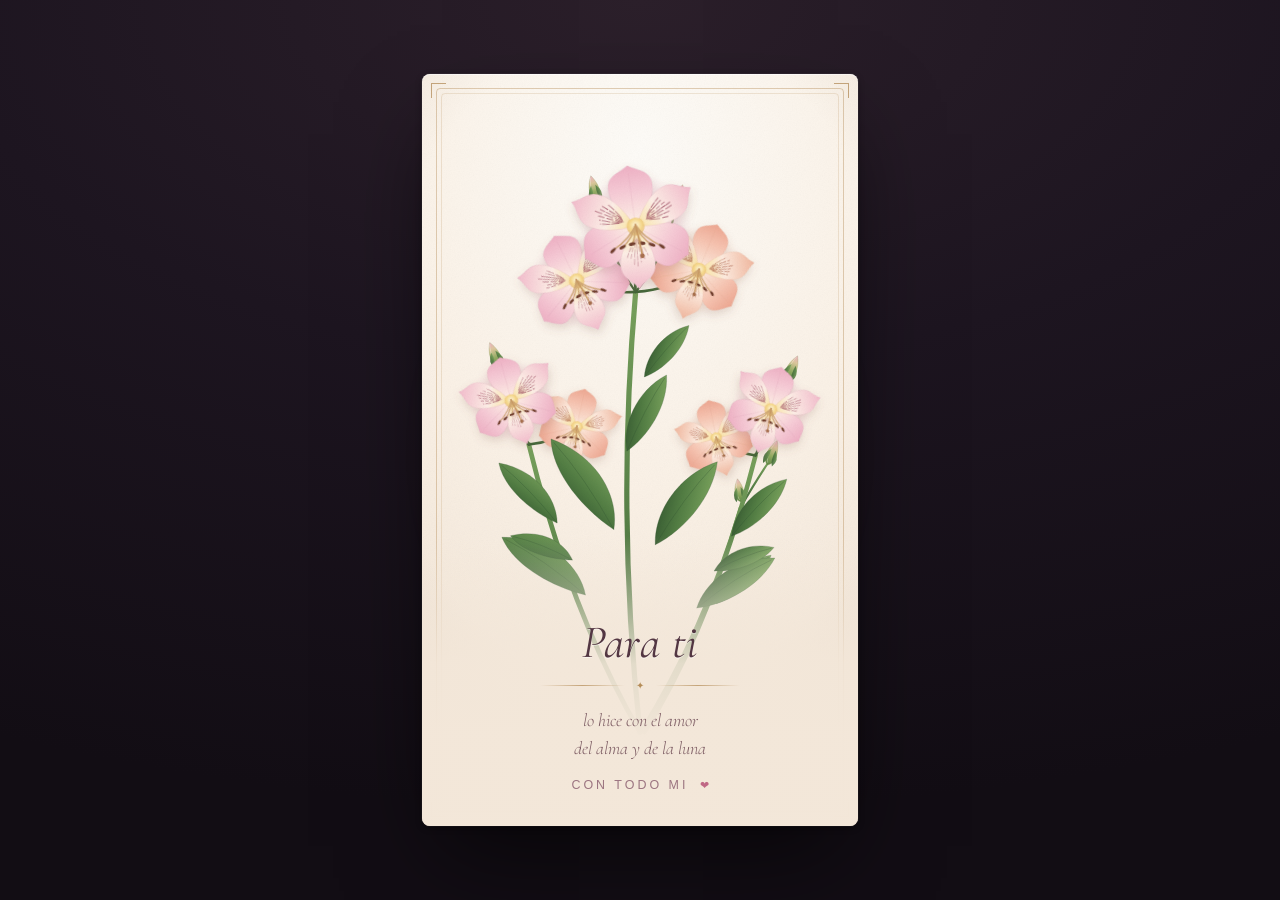
<file: pa-tu.html>
<!DOCTYPE html>
<html lang="es">
<head>
<meta charset="UTF-8">
<meta name="viewport" content="width=device-width,initial-scale=1,viewport-fit=cover">
<title>For You · </title>
<link rel="preconnect" href="https://fonts.googleapis.com">
<link rel="preconnect" href="https://fonts.gstatic.com" crossorigin>
<link href="https://fonts.googleapis.com/css2?family=Cormorant+Garamond:ital,wght@0,300;0,400;0,500;0,600;1,300;1,400&display=swap" rel="stylesheet">
<style>
  :root{
    --papel:#fdfbf7;
    --papel-medio:#faf1e6;
    --papel-borde:#eee0cf;
    --scrim:243,231,217;
    --tinta:#533642;
    --tinta-suave:#7d5c63;
    --oro:#b58d58;
    --rosa:#c06885;
  }
  *{margin:0;padding:0;box-sizing:border-box}
  html,body{height:100%;overflow:hidden}
  body{
    font-family:"Cormorant Garamond","Cormorant",Garamond,"Times New Roman",Georgia,serif;
    background:radial-gradient(120% 90% at 50% 0%, #2b1f2a 0%, #1d1520 45%, #120d14 100%);
    display:flex;align-items:center;justify-content:center;
    height:100vh;position:relative;
    -webkit-font-smoothing:antialiased;
  }
  /* halo cálido detrás de la lámina */
  body::before{
    content:"";position:absolute;width:min(90vw,640px);height:min(90vh,820px);
    background:radial-gradient(closest-side, rgba(196,150,96,.20), transparent 72%);
    filter:blur(10px);pointer-events:none;
  }

  /* ---------- lámina ---------- */
  .marco{
    position:relative;
    width:min(93vw,436px);
    height:min(95vh,752px);
    border-radius:8px;
    overflow:hidden;
    background:radial-gradient(125% 95% at 50% 10%, var(--papel) 0%, var(--papel-medio) 48%, var(--papel-borde) 100%);
    box-shadow:
      0 40px 90px -20px rgba(0,0,0,.65),
      0 2px 6px rgba(0,0,0,.35),
      0 0 0 1px rgba(255,255,255,.06),
      inset 0 1px 0 rgba(255,255,255,.7);
  }
  /* viñeta suave */
  .marco::after{
    content:"";position:absolute;inset:0;z-index:6;pointer-events:none;
    background:radial-gradient(115% 85% at 50% 38%, transparent 52%, rgba(120,88,64,.20) 100%);
  }
  /* doble filete dorado + esquineros */
  .filete,.filete-2{position:absolute;z-index:5;pointer-events:none;border-radius:4px}
  .filete{inset:14px;border:1px solid rgba(181,141,88,.42)}
  .filete-2{inset:19px;border:1px solid rgba(181,141,88,.20)}
  .esq{position:absolute;width:15px;height:15px;z-index:5;pointer-events:none;
       border:1px solid rgba(181,141,88,.75)}
  .e1{top:9px;left:9px;border-right:0;border-bottom:0}
  .e2{top:9px;right:9px;border-left:0;border-bottom:0}
  .e3{bottom:9px;left:9px;border-right:0;border-top:0}
  .e4{bottom:9px;right:9px;border-left:0;border-top:0}

  svg.lienzo{position:absolute;inset:0;width:100%;height:100%;display:block;z-index:2}

  /* ---------- pétalos que caen ---------- */
  .petalo{position:absolute;top:-9%;z-index:4;pointer-events:none;
          animation:caer linear infinite;will-change:transform}
  .petalo i{display:block;width:100%;height:100%;border-radius:64% 6% 64% 6%;
            animation:derivar ease-in-out infinite alternate;
            filter:drop-shadow(0 1px 1px rgba(150,95,115,.16))}
  @keyframes caer{
    0%{transform:translate3d(0,0,0);opacity:0}
    7%{opacity:var(--o,.7)}
    88%{opacity:var(--o,.7)}
    100%{transform:translate3d(0,var(--h,760px),0);opacity:0}
  }
  @keyframes derivar{
    from{transform:translateX(-16px) rotate(-30deg) scaleX(1)}
    to{transform:translateX(16px) rotate(300deg) scaleX(.35)}
  }

  /* ---------- texto ---------- */
  .texto{
    position:absolute;left:0;right:0;bottom:0;z-index:7;
    padding:76px 30px calc(34px + env(safe-area-inset-bottom,0px));
    text-align:center;
    background:linear-gradient(to top,
      rgba(var(--scrim),.99) 32%,
      rgba(var(--scrim),.90) 56%,
      rgba(var(--scrim),0) 100%);
  }
  .ante{
    font-family:ui-sans-serif,-apple-system,"Segoe UI",Helvetica,Arial,sans-serif;
    font-size:.60rem;font-weight:400;letter-spacing:.42em;text-indent:.42em;
    text-transform:uppercase;color:var(--oro);
    opacity:0;animation:surge 1.6s ease 5.0s forwards;
  }
  .texto h1{
    font-size:clamp(2.3rem,9vw,2.9rem);font-weight:400;font-style:italic;
    line-height:1.05;letter-spacing:.01em;color:var(--tinta);margin-top:6px;
    text-shadow:0 1px 0 rgba(255,255,255,.55);
    opacity:0;animation:surge 1.7s ease 5.25s forwards;
  }
  .regla{display:flex;align-items:center;justify-content:center;gap:11px;
         margin:13px auto 14px;max-width:200px;
         opacity:0;animation:surge 1.6s ease 5.7s forwards}
  .regla span{flex:1;height:1px;background:linear-gradient(90deg,transparent,rgba(181,141,88,.75),transparent)}
  .regla em{font-style:normal;color:var(--oro);font-size:.62rem;letter-spacing:.1em}
  .texto p{
    font-size:clamp(1.02rem,4.2vw,1.13rem);font-style:italic;font-weight:300;
    color:var(--tinta-suave);line-height:1.55;max-width:26ch;margin:0 auto;
    text-wrap:balance;
    opacity:0;animation:surge 1.7s ease 5.95s forwards;
  }
  .firma{
    display:block;margin-top:16px;font-size:.78rem;font-weight:400;
    letter-spacing:.24em;text-indent:.24em;text-transform:uppercase;color:#9c7581;
    font-family:ui-sans-serif,-apple-system,"Segoe UI",Helvetica,Arial,sans-serif;
    opacity:0;animation:surge 1.6s ease 6.5s forwards;
  }
  @keyframes surge{from{opacity:0;transform:translateY(12px)}to{opacity:1;transform:translateY(0)}}
  .corazon{color:var(--rosa);display:inline-block;font-size:.9em;margin-left:.15em;
           animation:late 2.6s cubic-bezier(.4,0,.3,1) infinite}
  @keyframes late{0%,72%,100%{transform:scale(1)}80%{transform:scale(1.28)}88%{transform:scale(1.06)}}

  /* ---------- animaciones del jardín ---------- */
  @keyframes dibujar{to{stroke-dashoffset:0}}

  .abre{
    transform-box:fill-box;transform-origin:50% 100%;
    animation:abrir 1.05s cubic-bezier(.22,.92,.26,1) backwards;
    animation-delay:var(--d);
  }
  @keyframes abrir{
    0%{transform:scale(.10) rotate(var(--r,14deg));opacity:0}
    30%{opacity:1}
    72%{transform:scale(1.05) rotate(0deg)}
    100%{transform:scale(1) rotate(0);opacity:1}
  }
  .nucleo{
    transform-box:fill-box;transform-origin:50% 42%;
    animation:aparecer .85s cubic-bezier(.3,1.3,.5,1) backwards;animation-delay:var(--d);
  }
  @keyframes aparecer{from{transform:scale(0);opacity:0}to{transform:scale(1);opacity:1}}
  .brillo{
    transform-box:fill-box;transform-origin:center;
    animation:aparecer 1.3s ease backwards;animation-delay:var(--d);
  }
  .brota{
    transform-box:fill-box;transform-origin:50% 100%;
    animation:brotar 1.25s cubic-bezier(.3,.9,.3,1) backwards;animation-delay:var(--d);
  }
  @keyframes brotar{
    0%{transform:scaleY(.04) scaleX(.42);opacity:0}
    35%{opacity:1}
    100%{transform:scale(1);opacity:1}
  }

  .sway{transform-box:view-box;transform-origin:200px 604px;
        animation:mecer var(--sd,8s) ease-in-out infinite;animation-delay:var(--sp,0s)}
  @keyframes mecer{0%,100%{transform:rotate(-.85deg)}50%{transform:rotate(1.05deg)}}
  .nod{transform-box:fill-box;transform-origin:50% 78%;
       animation:asentir var(--nd,7s) ease-in-out infinite;animation-delay:var(--np,0s)}
  @keyframes asentir{0%,100%{transform:rotate(-1.4deg)}50%{transform:rotate(1.4deg)}}

  @media (prefers-reduced-motion:reduce){
    *,*::before,*::after{animation-duration:.001s!important;animation-delay:0s!important;
      animation-iteration-count:1!important;transition-duration:.001s!important}
  }
</style>
</head>
<body>
  <div class="marco" id="marco">
    <svg class="lienzo" id="lienzo" viewBox="0 0 400 690" preserveAspectRatio="xMidYMid slice" aria-label="Ramo de astromelias">
      <defs>
        <!-- tépalos exteriores · rosa -->
        <linearGradient id="tepA" x1="0" y1="1" x2="0" y2="0">
          <stop offset="0%"   stop-color="#fdf4e7"/>
          <stop offset="20%"  stop-color="#fce6e2"/>
          <stop offset="58%"  stop-color="#f6cbd6"/>
          <stop offset="100%" stop-color="#eeb0c4"/>
        </linearGradient>
        <!-- tépalos interiores · rosa, con garganta dorada -->
        <linearGradient id="tepB" x1="0" y1="1" x2="0" y2="0">
          <stop offset="0%"   stop-color="#f4cf7c"/>
          <stop offset="16%"  stop-color="#fbe9bd"/>
          <stop offset="42%"  stop-color="#fdeee6"/>
          <stop offset="100%" stop-color="#f2bccc"/>
        </linearGradient>
        <!-- tépalos exteriores · coral -->
        <linearGradient id="tepC" x1="0" y1="1" x2="0" y2="0">
          <stop offset="0%"   stop-color="#fdf3e4"/>
          <stop offset="22%"  stop-color="#fbdfd0"/>
          <stop offset="60%"  stop-color="#f6c3b0"/>
          <stop offset="100%" stop-color="#eda791"/>
        </linearGradient>
        <!-- tépalos interiores · coral -->
        <linearGradient id="tepD" x1="0" y1="1" x2="0" y2="0">
          <stop offset="0%"   stop-color="#f2c96f"/>
          <stop offset="16%"  stop-color="#fbe7b3"/>
          <stop offset="44%"  stop-color="#fdeade"/>
          <stop offset="100%" stop-color="#f0b79e"/>
        </linearGradient>

        <radialGradient id="gHalo">
          <stop offset="38%"  stop-color="#e5aabe" stop-opacity=".50"/>
          <stop offset="100%" stop-color="#e5aabe" stop-opacity="0"/>
        </radialGradient>
        <radialGradient id="gHalo2">
          <stop offset="38%"  stop-color="#e8b39c" stop-opacity=".46"/>
          <stop offset="100%" stop-color="#e8b39c" stop-opacity="0"/>
        </radialGradient>
        <radialGradient id="gGarganta" cx="50%" cy="42%" r="62%">
          <stop offset="0%"   stop-color="#fff6de"/>
          <stop offset="55%"  stop-color="#f6d98c"/>
          <stop offset="100%" stop-color="#e3b463" stop-opacity=".55"/>
        </radialGradient>

        <linearGradient id="gTallo" x1="0" y1="1" x2="0" y2="0">
          <stop offset="0%"   stop-color="#3f6537"/>
          <stop offset="55%"  stop-color="#5b8449"/>
          <stop offset="100%" stop-color="#77a05c"/>
        </linearGradient>
        <linearGradient id="gHoja" x1="0" y1="1" x2="1" y2="0">
          <stop offset="0%"   stop-color="#33562f"/>
          <stop offset="45%"  stop-color="#527d43"/>
          <stop offset="100%" stop-color="#7ea75f"/>
        </linearGradient>
        <linearGradient id="gCapullo" x1="0" y1="1" x2="0" y2="0">
          <stop offset="0%"   stop-color="#5d8442"/>
          <stop offset="38%"  stop-color="#93ad63"/>
          <stop offset="72%"  stop-color="#dcc79c"/>
          <stop offset="100%" stop-color="#eeb3c2"/>
        </linearGradient>

        <filter id="suave" x="-35%" y="-35%" width="170%" height="170%">
          <feDropShadow dx="0" dy="4" stdDeviation="4.5" flood-color="#8a5a4a" flood-opacity="0.22"/>
        </filter>
        <filter id="grano">
          <feTurbulence type="fractalNoise" baseFrequency="0.85" numOctaves="3" stitchTiles="stitch"/>
          <feColorMatrix type="saturate" values="0"/>
        </filter>
      </defs>

      <g id="jardin"></g>
      <rect width="400" height="690" filter="url(#grano)" opacity=".055"
            style="mix-blend-mode:multiply" pointer-events="none"/>
    </svg>

    <div class="filete"></div><div class="filete-2"></div>
    <i class="esq e1"></i><i class="esq e2"></i><i class="esq e3"></i><i class="esq e4"></i>

    <div class="texto">
      <div class="ante"></div>
      <h1>Para ti</h1>
      <div class="regla"><span></span><em>&#10022;</em><span></span></div>
      <p>lo hice con el amor del alma y de la luna</p>
      <span class="firma">Con todo mi <span class="corazon">&#10084;</span></span>
    </div>
  </div>

<script>
/* ===================== utilidades ===================== */
const rnd = (a,b) => a + Math.random()*(b-a);
const n   = v => Number(v.toFixed(1));

/* ===================== formas ===================== */
/* Tépalo de astromelia: base angosta, se ensancha arriba y remata en punta. */
function tepalo(len,w,punta){
  return 'M0 0'
   + ' C ' + n(-w*.26) + ' ' + n(-len*.16) + ', ' + n(-w*.94) + ' ' + n(-len*.46) + ', ' + n(-w*.80) + ' ' + n(-len*.78)
   + ' C ' + n(-w*.72) + ' ' + n(-len*.95) + ', ' + n(-w*.30) + ' ' + n(-len*.98) + ', 0 ' + n(-len*(1+punta))
   + ' C ' + n(w*.30)  + ' ' + n(-len*.98) + ', ' + n(w*.72)  + ' ' + n(-len*.95) + ', ' + n(w*.80) + ' ' + n(-len*.78)
   + ' C ' + n(w*.94)  + ' ' + n(-len*.46) + ', ' + n(w*.26)  + ' ' + n(-len*.16) + ', 0 0 Z';
}

/* Vetas granate: la firma inconfundible de la astromelia. */
function vetas(len,w,color,k){
  let s='', N=7;
  for(let i=0;i<N;i++){
    const t  = (i-(N-1)/2)/((N-1)/2);
    const x0 = n(t*w*.15), y0 = n(-len*(.22+Math.abs(t)*.06));
    const x1 = n(t*w*.50), y1 = n(-len*(.58+(1-Math.abs(t))*.16)*rnd(.92,1.02));
    const xm = n(x0*.35+x1*.65), ym = n((y0+y1)*.5);
    s += '<path d="M'+x0+' '+y0+' Q '+xm+' '+ym+' '+x1+' '+y1+'" fill="none" stroke="'+color+'"'
       + ' stroke-width="'+n(Math.max(.55,w*.052))+'" stroke-linecap="round"'
       + ' opacity="'+(.58*k*rnd(.8,1.1)).toFixed(2)+'"'
       + ' stroke-dasharray="'+n(len*rnd(.06,.15))+' '+n(len*rnd(.02,.05))+'"/>';
  }
  return s;
}

/* Estambres colgantes con anteras oscuras y pistilo. */
function estambres(R){
  let s='';
  for(let k=0;k<6;k++){
    const t  = (k-2.5)/2.5;
    const ex = n(t*R*.46), ey = n(R*.30+Math.abs(t)*R*.11);
    s += '<path d="M0 '+n(-R*.03)+' Q '+n(t*R*.12)+' '+n(R*.21)+' '+ex+' '+ey+'"'
       + ' fill="none" stroke="#cda471" stroke-width="'+n(Math.max(.5,R*.030))+'"'
       + ' stroke-linecap="round" opacity=".92"/>';
    s += '<ellipse cx="'+ex+'" cy="'+ey+'" rx="'+n(R*.068)+'" ry="'+n(R*.031)+'"'
       + ' transform="rotate('+(t*40).toFixed(0)+' '+ex+' '+ey+')" fill="#74402f"/>';
  }
  s += '<path d="M0 '+n(-R*.03)+' Q '+n(R*.05)+' '+n(R*.30)+' '+n(R*.08)+' '+n(R*.55)+'"'
     + ' fill="none" stroke="#c99a63" stroke-width="'+n(Math.max(.5,R*.032))+'" stroke-linecap="round"/>';
  s += '<circle cx="'+n(R*.08)+'" cy="'+n(R*.56)+'" r="'+n(R*.045)+'" fill="#a86f4d"/>';
  return s;
}

/* Una flor: 3 tépalos externos + 3 internos vetados + garganta y estambres. */
function astromelia(cx,cy,R,rot,start,pal){
  let s = '<g transform="translate('+cx+' '+cy+') rotate('+rot+')" filter="url(#suave)">'
        + '<g class="nod" style="--nd:'+rnd(6.5,9.5).toFixed(1)+'s;--np:'+rnd(-4,0).toFixed(1)+'s">';

  s += '<g class="brillo" style="--d:'+start.toFixed(2)+'s">'
     + '<ellipse rx="'+n(R*1.05)+'" ry="'+n(R*1.0)+'" fill="url(#'+pal.halo+')"/></g>';

  /* verticilo exterior */
  [0,120,240].forEach(function(a,i){
    const d   = start + i*.07;
    const len = R*1.05*rnd(.97,1.04), w = R*.50*rnd(.95,1.05);
    s += '<g transform="rotate('+n(a+rnd(-5,5))+')">'
       + '<g class="abre" style="--d:'+d.toFixed(2)+'s;--r:'+n(rnd(9,18))+'deg">'
       + '<path d="'+tepalo(len,w,.075)+'" fill="url(#'+pal.out+')"'
       + ' stroke="'+pal.borde+'" stroke-opacity=".38" stroke-width=".5"/>'
       + '<path d="M0 '+n(-len*.12)+' L0 '+n(-len*.94)+'" fill="none"'
       + ' stroke="'+pal.borde+'" stroke-opacity=".28" stroke-width=".55"/>'
       + '</g></g>';
  });

  /* verticilo interior: los dos de arriba llevan las vetas más marcadas */
  [60,180,300].forEach(function(a,i){
    const d    = start + .26 + i*.07;
    const alto = (a !== 180);
    const len  = R*(alto?1.14:1.02)*rnd(.97,1.03), w = R*.38*rnd(.95,1.05);
    s += '<g transform="rotate('+n(a+rnd(-5,5))+')">'
       + '<g class="abre" style="--d:'+d.toFixed(2)+'s;--r:'+n(rnd(-18,-9))+'deg">'
       + '<path d="'+tepalo(len,w,.14)+'" fill="url(#'+pal.in+')"'
       + ' stroke="'+pal.borde+'" stroke-opacity=".32" stroke-width=".5"/>'
       + vetas(len,w,pal.veta,alto?1:.55)
       + '</g></g>';
  });

  s += '<g class="nucleo" style="--d:'+(start+.70).toFixed(2)+'s">'
     + '<circle r="'+n(R*.17)+'" fill="url(#gGarganta)"/>'
     + estambres(R) + '</g>';
  return s + '</g></g>';
}

/* Capullo alargado: verde en la base, sonrojado en la punta. */
function capullo(cx,cy,R,rot,d){
  const h = R*2.35;
  return '<g transform="translate('+cx+' '+cy+') rotate('+rot+')">'
   + '<g class="brota" style="--d:'+d.toFixed(2)+'s">'
   + '<path d="M0 '+n(R*.35)
   +   ' C '+n(-R*.80)+' '+n(-R*.12)+', '+n(-R*.58)+' '+n(-h*.62)+', 0 '+n(-h)
   +   ' C '+n(R*.58)+' '+n(-h*.62)+', '+n(R*.80)+' '+n(-R*.12)+', 0 '+n(R*.35)+' Z"'
   +   ' fill="url(#gCapullo)" stroke="#7d9553" stroke-opacity=".4" stroke-width=".5"/>'
   + '<path d="M '+n(-R*.05)+' '+n(R*.1)+' C '+n(-R*.42)+' '+n(-R*.4)+', '+n(-R*.32)+' '+n(-h*.6)+', '+n(-R*.08)+' '+n(-h*.92)+'"'
   +   ' fill="none" stroke="#ffffff" stroke-opacity=".32" stroke-width=".8"/>'
   + '<path d="M '+n(-R*.48)+' '+n(R*.3)+' Q '+n(-R*.98)+' '+n(-R*.55)+' '+n(-R*.22)+' '+n(-R*1.35)
   +   ' Q '+n(-R*.1)+' '+n(-R*.2)+' '+n(-R*.48)+' '+n(R*.3)+' Z" fill="url(#gHoja)" opacity=".92"/>'
   + '<path d="M '+n(R*.48)+' '+n(R*.3)+' Q '+n(R*.98)+' '+n(-R*.55)+' '+n(R*.22)+' '+n(-R*1.35)
   +   ' Q '+n(R*.1)+' '+n(-R*.2)+' '+n(R*.48)+' '+n(R*.3)+' Z" fill="url(#gHoja)" opacity=".92"/>'
   + '</g></g>';
}

/* Hoja lanceolada y ligeramente torcida, como la de la astromelia.
   L = largo total; la anchura sale de L para conservar la proporción estrecha. */
function hoja(x,y,ang,L,d,curva){
  const c = (curva === undefined) ? .30 : curva;
  const W = L*.135;
  const tx = n(L*c*.55), ty = n(-L);
  return '<g transform="translate('+x+' '+y+') rotate('+ang+')">'
   + '<g class="brota" style="--d:'+d.toFixed(2)+'s">'
   + '<path d="M0 0 C '+n(-W*1.15)+' '+n(-L*.26)+', '+n(-W*1.55+L*c*.28)+' '+n(-L*.70)+', '+tx+' '+ty
   +   ' C '+n(W*1.70+L*c*.20)+' '+n(-L*.66)+', '+n(W*1.25)+' '+n(-L*.24)+', 0 0 Z"'
   +   ' fill="url(#gHoja)" stroke="#2f5230" stroke-opacity=".40" stroke-width=".5"/>'
   + '<path d="M0 0 Q '+n(L*c*.10)+' '+n(-L*.55)+' '+n(tx*.94)+' '+n(-L*.96)+'"'
   +   ' fill="none" stroke="#2f5230" stroke-width=".65" opacity=".38"/>'
   + '</g></g>';
}

function tallo(x1,y1,x2,y2,cx,cy,w,d,dur){
  return '<path class="tallo" data-d="'+d+'" data-dur="'+dur+'"'
   + ' d="M'+x1+' '+y1+' Q '+cx+' '+cy+' '+x2+' '+y2+'"'
   + ' stroke="url(#gTallo)" stroke-width="'+w+'" fill="none" stroke-linecap="round"/>';
}
function grupo(dur,fase,contenido){
  return '<g class="sway" style="--sd:'+dur+'s;--sp:'+fase+'s">'+contenido+'</g>';
}

/* ===================== composición ===================== */
const B     = {x:200, y:604};
const ROSA  = {out:'tepA', in:'tepB', veta:'#8d2f4b', borde:'#d295ab', halo:'gHalo'};
const CORAL = {out:'tepC', in:'tepD', veta:'#9c4529', borde:'#dda087', halo:'gHalo2'};

let arte = '';

/* -- tallo trasero: sólo capullos, da profundidad -- */
arte += grupo(9.4,-2.1,
    tallo(B.x,B.y,292,398,258,512,3.0,0.55,1.05)
  + hoja(270,486,38,66,1.55,.34)
  + tallo(292,398,318,356,306,374,2.0,1.35,.40)
  + capullo(318,356,9,22,2.05)
  + capullo(292,390,8,-8,2.20)
);

/* -- tallo derecho (algo más bajo que el izquierdo, para romper la simetría) -- */
arte += grupo(8.6,-1.2,
  '<g transform="translate(4 20)">'
  + tallo(B.x,B.y-20,302,330,262,486,4.2,0.42,1.24)
  + hoja(248,470,48,84,1.05,.30)
  + hoja(280,404,36,72,1.30,.26)
  + hoja(264,436,58,58,1.45,.34)
  + tallo(302,330,316,288,312,306,2.2,1.45,.35)
  + tallo(302,330,266,314,284,328,2.2,1.55,.35)
  + tallo(302,330,332,258,326,292,1.9,1.65,.35)
  + capullo(332,258,9,24,2.35)
  + astromelia(266,314,31,-15,2.44,CORAL)
  + astromelia(316,288,35,17,2.16,ROSA)
  + '</g>'
);

/* -- tallo izquierdo -- */
arte += grupo(8.0,-3.4,
    tallo(B.x,B.y,98,340,136,494,4.4,0.28,1.28)
  + hoja(150,478,-46,92,0.90,-.30)
  + hoja(124,412,-36,76,1.15,-.26)
  + hoja(138,446,-58,60,1.32,-.34)
  + tallo(98,340,82,300,86,320,2.3,1.25,.35)
  + tallo(98,340,142,324,120,338,2.3,1.35,.35)
  + tallo(98,340,70,266,78,300,1.9,1.45,.35)
  + capullo(70,266,9,-22,2.25)
  + astromelia(142,324,32,13,1.88,CORAL)
  + astromelia(82,300,37,-19,1.60,ROSA)
);

/* -- tallo central: la umbela principal -- */
arte += grupo(7.4,-0.6,
    tallo(B.x,B.y,196,200,178,404,4.8,0.10,1.40)
  + hoja(176,418,-26,100,0.85,-.28)
  + hoja(214,432,28,94,1.00,.28)
  + hoja(188,346,20,78,1.20,.24)
  + hoja(204,278,34,62,1.40,.22)
  + tallo(196,200,196,140,194,168,2.5,1.45,.35)
  + tallo(196,200,142,190,168,202,2.5,1.55,.35)
  + tallo(196,200,254,180,228,198,2.5,1.65,.35)
  + tallo(196,200,232,124,226,164,2.0,1.75,.35)
  + tallo(196,200,160,114,168,160,2.0,1.85,.35)
  + capullo(232,124,10,18,2.45)
  + capullo(160,114,9,-14,2.60)
  + astromelia(142,190,42,-23,2.72,ROSA)
  + astromelia(254,180,40,19,3.00,CORAL)
  + astromelia(196,140,49,-5,3.30,ROSA)
);

const jardin = document.getElementById('jardin');
jardin.innerHTML = arte;

/* los tallos se dibujan solos, de la base hacia la flor */
jardin.querySelectorAll('.tallo').forEach(function(p){
  const L = p.getTotalLength();
  p.style.strokeDasharray  = L + ' ' + L;
  p.style.strokeDashoffset = L;
  p.style.animation = 'dibujar ' + p.dataset.dur + 's cubic-bezier(.35,.1,.25,1) ' + p.dataset.d + 's forwards';
});

/* ===================== pétalos que caen ===================== */
const marco = document.getElementById('marco');
const tonos = ['#f8d3dd','#f2c0cf','#eeb09c','#fdeee6','#e6a7bd','#f6cbb8'];
(function lluvia(){
  const alto = marco.clientHeight;
  for(let i=0;i<20;i++){
    const p  = document.createElement('div');
    p.className = 'petalo';
    const an = 6 + Math.random()*9;
    p.style.left   = (Math.random()*100).toFixed(1) + '%';
    p.style.width  = an + 'px';
    p.style.height = (an*1.7) + 'px';
    p.style.setProperty('--h', Math.round(alto*1.2) + 'px');
    p.style.setProperty('--o', (.32 + Math.random()*.38).toFixed(2));
    p.style.animationDuration = (9 + Math.random()*9).toFixed(1) + 's';
    p.style.animationDelay    = (5 + Math.random()*11).toFixed(1) + 's';
    const t = tonos[i % tonos.length];
    const hijo = document.createElement('i');
    hijo.style.background = 'linear-gradient(140deg,#fffaf6 0%, ' + t + ' 55%, ' + t + ' 100%)';
    hijo.style.animationDuration = (3.4 + Math.random()*3).toFixed(1) + 's';
    p.appendChild(hijo);
    marco.appendChild(p);
  }
})();

/* ===================== corazones al tocar ===================== */
marco.addEventListener('click', function(e){
  const r = marco.getBoundingClientRect();
  const x = e.clientX - r.left, y = e.clientY - r.top;
  const h = document.createElement('div');
  h.textContent = '❤';
  h.style.cssText = 'position:absolute;left:' + x + 'px;top:' + y + 'px;color:#c06885;'
    + 'font-size:' + (13 + Math.random()*16) + 'px;pointer-events:none;z-index:9;'
    + 'transform:translate(-50%,-50%) scale(.6);opacity:0;'
    + 'transition:transform 1.7s cubic-bezier(.2,.7,.3,1), opacity 1.7s ease-out;'
    + 'text-shadow:0 1px 2px rgba(150,90,110,.25)';
  marco.appendChild(h);
  requestAnimationFrame(function(){
    h.style.opacity = '1';
    h.style.transform = 'translate(-50%,-50%)'
      + ' translateY(-' + (90 + Math.random()*70).toFixed(0) + 'px)'
      + ' translateX(' + (Math.random()*44 - 22).toFixed(0) + 'px)'
      + ' scale(' + (1.1 + Math.random()*.5).toFixed(2) + ')'
      + ' rotate(' + (Math.random()*40 - 20).toFixed(0) + 'deg)';
    setTimeout(function(){ h.style.opacity = '0'; }, 700);
  });
  setTimeout(function(){ h.remove(); }, 1900);
});
</script>
</body>
</html>
</file>
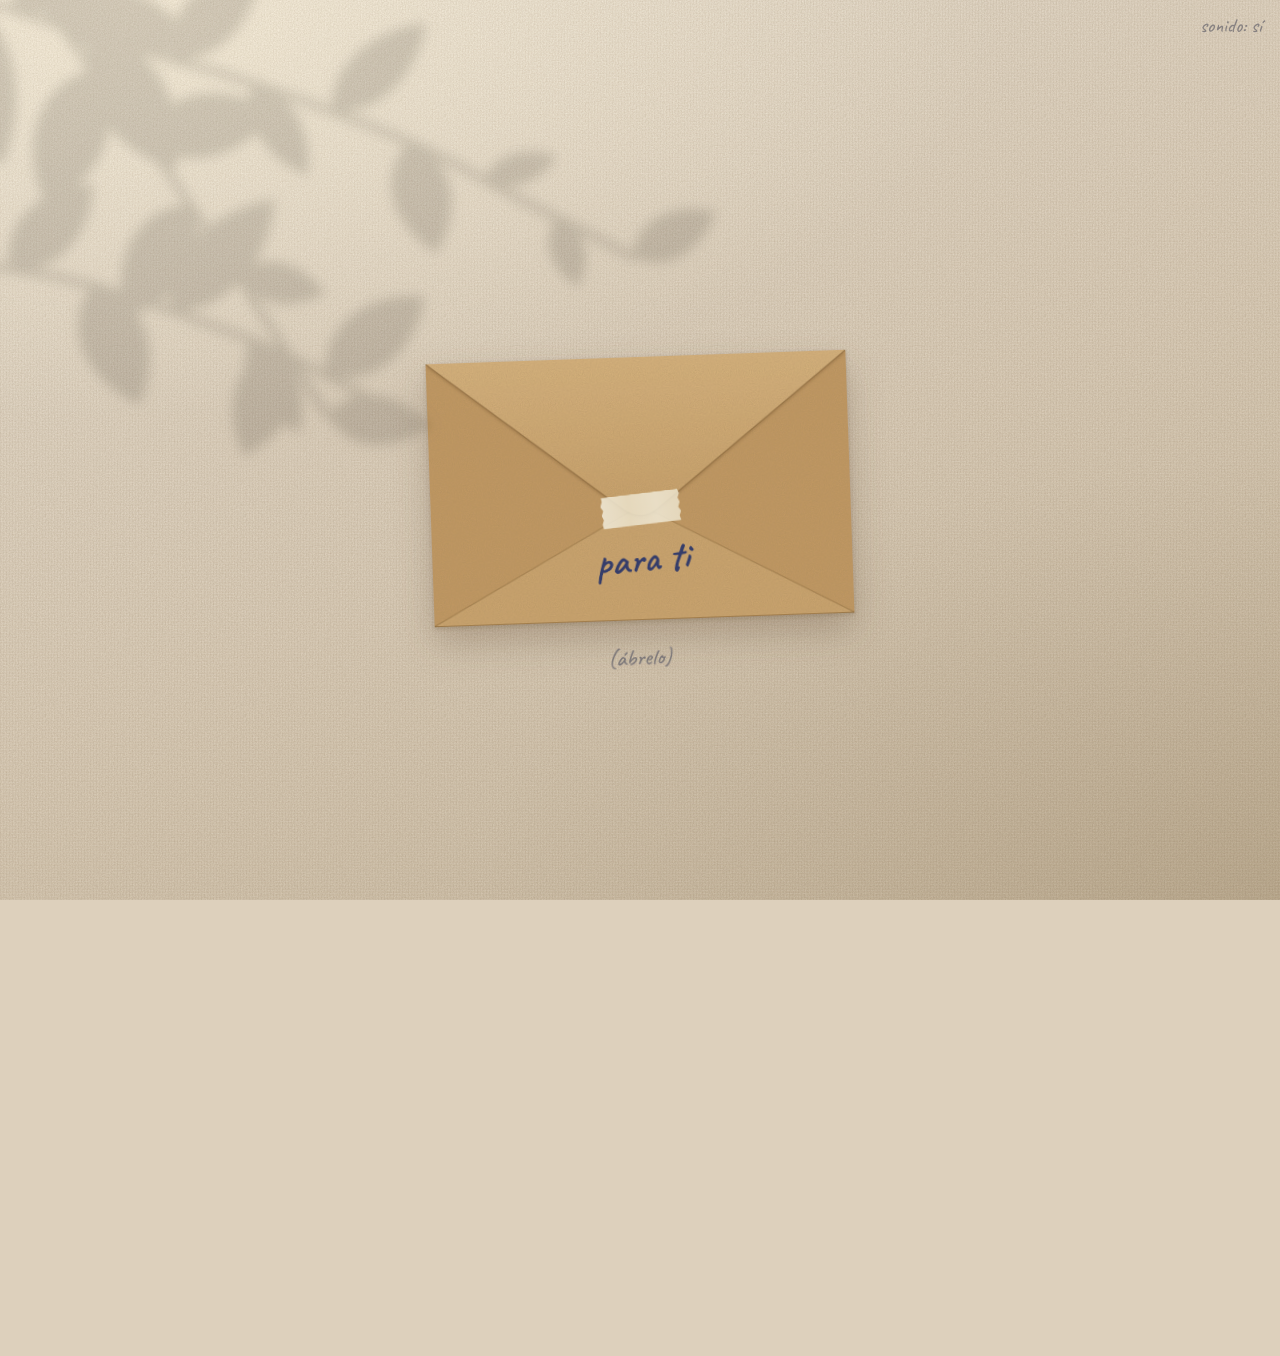
<file: te-diria.html>
<!doctype html>
<html lang="es">
<head>
<meta charset="utf-8">
<meta name="viewport" content="width=device-width, initial-scale=1">
<title>Un poema para ti</title>
<link rel="preconnect" href="https://fonts.googleapis.com">
<link rel="preconnect" href="https://fonts.gstatic.com" crossorigin>
<link href="https://fonts.googleapis.com/css2?family=Caveat:wght@400;500;600;700&family=Courier+Prime:wght@400;700&display=swap" rel="stylesheet">
<style>
  /* ==========================================================
     Una carta de verdad: sobre de papel kraft, hoja escrita a
     máquina, notas a pluma y una ramita de lavanda. Nada brilla
     ni flota: todo es papel, tinta y la sombra de una planta.
     ========================================================== */
  :root {
    --mesa-1: #ece4d6;
    --mesa-2: #ddd0bc;
    --mesa-3: #cbbca3;
    --papel-1: #fffcf5;
    --papel-2: #f8f1e4;
    --papel-3: #efe4d0;
    --maquina: #2d2824;          /* cinta de la máquina de escribir */
    --tinta: #26336a;            /* pluma azul-negra */
    --lapiz: #6d6a70;
    --kraft-dentro: #94703f;
    --cinta: rgba(236, 226, 202, .86);
    --f-maquina: 'Courier Prime', 'Courier New', Courier, monospace;
    --f-mano: 'Caveat', 'Segoe Print', 'Bradley Hand', cursive;
    /* grano de papel (ruido SVG) */
    --grano: url("data:image/svg+xml,%3Csvg xmlns='http://www.w3.org/2000/svg' width='200' height='200'%3E%3Cfilter id='g'%3E%3CfeTurbulence type='fractalNoise' baseFrequency='.75' numOctaves='3' stitchTiles='stitch'/%3E%3CfeColorMatrix values='0 0 0 0 .32 0 0 0 0 .24 0 0 0 0 .15 0 0 0 .9 0'/%3E%3C/filter%3E%3Crect width='100%25' height='100%25' filter='url(%23g)'/%3E%3C/svg%3E");
  }
  * { box-sizing: border-box; }
  [hidden] { display: none !important; }
  html, body { margin: 0; }
  body {
    min-height: 100vh;
    overflow-x: hidden;
    background: var(--mesa-2);
    color: var(--maquina);
    -webkit-font-smoothing: antialiased;
    -webkit-tap-highlight-color: transparent;
  }
  body.intro-activa { overflow: hidden; }
  button { font: inherit; color: inherit; background: none; border: 0; padding: 0; cursor: pointer; }
  .defs { position: absolute; width: 0; height: 0; overflow: hidden; }
  .mano { font-family: var(--f-mano); color: var(--tinta); text-shadow: 0 0 .5px rgba(38, 51, 106, .45); }
  .solo-lector { position: absolute; width: 1px; height: 1px; overflow: hidden; clip: rect(0 0 0 0); white-space: pre-line; }

  /* ---------- La mesa: mantel de lino con luz de ventana ---------- */
  .fondo {
    position: fixed; inset: 0; z-index: 0; pointer-events: none;
    background:
      radial-gradient(110% 75% at 10% 0%, rgba(255, 247, 228, .8), rgba(255, 247, 228, 0) 62%),
      radial-gradient(90% 70% at 100% 100%, rgba(120, 95, 60, .14), rgba(120, 95, 60, 0) 70%),
      repeating-linear-gradient(0deg, rgba(255, 255, 255, .06) 0 1px, transparent 1px 3px),
      repeating-linear-gradient(90deg, rgba(95, 72, 40, .04) 0 1px, transparent 1px 3px),
      linear-gradient(160deg, var(--mesa-1), var(--mesa-2) 55%, var(--mesa-3));
  }
  .fondo::after {
    content: ""; position: absolute; inset: 0;
    background-image: var(--grano); opacity: .3; mix-blend-mode: multiply;
  }

  /* Sombra de una planta que entra por la ventana (se mece despacio) */
  .sombra {
    position: fixed; z-index: 8; top: -6vmax; left: -8vmax;
    width: 86vmax; height: 86vmax; pointer-events: none;
    opacity: .15; mix-blend-mode: multiply; filter: blur(6px);
    transform-origin: 0 0; will-change: transform;
    animation: mecer 14s ease-in-out infinite alternate;
  }
  .sombra svg { display: block; width: 100%; height: 100%; }
  @keyframes mecer {
    from { transform: rotate(-1.4deg); }
    to   { transform: rotate(1.6deg) translate(8px, 4px); }
  }

  .sonido {
    position: fixed; top: 10px; right: 14px; z-index: 9; padding: 6px 4px;
    font: 500 20px/1 var(--f-mano); color: var(--lapiz); opacity: .75; transition: opacity .3s;
  }
  .sonido:hover { opacity: 1; }

  /* Cinta de papel (washi) con los bordes rasgados */
  .cinta {
    background:
      linear-gradient(90deg, rgba(255, 255, 255, .2), rgba(255, 255, 255, 0) 35%, rgba(255, 255, 255, .14) 70%, rgba(255, 255, 255, 0)),
      var(--cinta);
    clip-path: polygon(2% 0, 98% 0, 100% 14%, 97.5% 28%, 99.5% 42%, 97% 57%, 100% 71%, 97.5% 85%, 99% 100%,
                       1.5% 100%, 0 86%, 2.5% 72%, .5% 57%, 3% 43%, 0 29%, 2.5% 14%);
  }

  /* ---------- Portada: el sobre cerrado ---------- */
  .intro {
    position: fixed; inset: 0; z-index: 5;
    display: flex; flex-direction: column; align-items: center; justify-content: center;
    gap: 26px; padding: 16px;
    opacity: 0; transition: opacity .9s ease, transform .9s ease;
  }
  body.listo .intro { opacity: 1; }
  .intro.fuera {
    opacity: 0 !important; transform: translateY(-16px) scale(1.02); pointer-events: none;
    transition: opacity .5s ease, transform .6s ease;
  }

  .sobre {
    position: relative; display: block;
    width: min(420px, 84vw); aspect-ratio: 400 / 250;
    margin-top: 14vh;
    perspective: 1100px;
    transform: rotate(-2deg);
    filter: drop-shadow(0 16px 18px rgba(70, 45, 20, .2)) drop-shadow(0 2px 2px rgba(70, 45, 20, .2));
    transition: transform .5s cubic-bezier(.3, .7, .3, 1);
  }
  .sobre:hover { transform: rotate(-1deg) translateY(-4px); }
  .sobre.abierto { transform: rotate(-2deg); cursor: default; }
  .sobre:focus-visible { outline: 2px dashed var(--tinta); outline-offset: 12px; }
  .sobre > * { position: absolute; inset: 0; }
  .sobre svg { position: absolute; inset: 0; width: 100%; height: 100%; overflow: visible; }

  .sobre-dentro { z-index: 1; background: var(--kraft-dentro); box-shadow: inset 0 12px 26px rgba(40, 24, 8, .4); }

  .mini-carta {
    z-index: 3; inset: 5% 6% 8%;
    background:
      linear-gradient(rgba(45, 40, 36, .34) 0 0) 14.06% 27% / 36% 2px no-repeat,
      linear-gradient(rgba(45, 40, 36, .24) 0 0) 32.1% 38% / 72% 1.5px no-repeat,
      linear-gradient(rgba(45, 40, 36, .24) 0 0) 25% 45% / 64% 1.5px no-repeat,
      linear-gradient(rgba(45, 40, 36, .24) 0 0) 37.5% 52% / 76% 1.5px no-repeat,
      linear-gradient(rgba(45, 40, 36, .24) 0 0) 21.4% 59% / 58% 1.5px no-repeat,
      linear-gradient(rgba(45, 40, 36, .24) 0 0) 30% 70% / 70% 1.5px no-repeat,
      linear-gradient(rgba(45, 40, 36, .24) 0 0) 23.7% 77% / 62% 1.5px no-repeat,
      linear-gradient(rgba(45, 40, 36, .24) 0 0) 34.6% 84% / 74% 1.5px no-repeat,
      linear-gradient(180deg, var(--papel-1), var(--papel-2));
    box-shadow: 0 -1px 3px rgba(60, 40, 20, .12);
    transition: transform 1.05s cubic-bezier(.22, .75, .25, 1) .95s;
  }
  .sobre.abierto .mini-carta { transform: translateY(-62%); }
  .mini-saludo {
    position: absolute; left: 9%; top: 7%;
    font: 600 clamp(15px, 4.2vw, 21px)/1 var(--f-mano); color: var(--tinta);
  }

  .sobre-bolsillo { z-index: 4; }
  .sobre-para {
    position: absolute; left: 50%; top: 77%;
    transform: translate(-50%, -50%) rotate(-3deg);
    font: 600 clamp(26px, 7.5vw, 40px)/1 var(--f-mano); color: var(--tinta);
    opacity: .9; white-space: nowrap;
  }

  .sobre-solapa {
    z-index: 5; transform-origin: 50% 0;
    filter: drop-shadow(0 2px 1.5px rgba(70, 42, 15, .22)) brightness(1);
  }
  .sobre.abierto .sobre-solapa { animation: solapa .8s .25s cubic-bezier(.45, 0, .25, 1) forwards; }
  @keyframes solapa {
    0%   { transform: rotateX(0deg); z-index: 5; filter: drop-shadow(0 2px 1.5px rgba(70, 42, 15, .22)) brightness(1); }
    49%  { z-index: 5; filter: drop-shadow(0 2px 1.5px rgba(70, 42, 15, .1)) brightness(.8); }
    51%  { z-index: 2; filter: drop-shadow(0 2px 1.5px rgba(70, 42, 15, .1)) brightness(.8); }
    100% { transform: rotateX(180deg); z-index: 2; filter: drop-shadow(0 0 0 rgba(70, 42, 15, 0)) brightness(.9); }
  }

  .sobre > .cinta {
    z-index: 6; inset: auto; left: 50%; top: 58%; width: 19%; height: 12%;
    transform: translate(-50%, -50%) rotate(-5deg);
    transition: transform .4s ease, opacity .3s ease .08s;
  }
  .sobre.abierto > .cinta { opacity: 0; transform: translate(-50%, -130%) rotate(-18deg); }

  .pista {
    margin: 0; font: 500 23px/1 var(--f-mano); color: var(--lapiz);
    transform: rotate(-3deg); opacity: 0;
  }
  body.listo .pista { animation: aparecer 1s 1.2s forwards; }
  .sobre.abierto + .pista { visibility: hidden; }
  @keyframes aparecer { to { opacity: .85; } }

  /* ---------- La carta ---------- */
  .mesa {
    position: relative; z-index: 1;
    min-height: 100vh;
    display: flex; flex-direction: column; align-items: center;
    padding: clamp(46px, 9vh, 96px) 16px 80px;
    overflow-x: clip;
    opacity: 0; visibility: hidden; transform: translateY(26px);
    transition: opacity 1.1s ease, transform 1.3s cubic-bezier(.2, .7, .2, 1), visibility 0s linear 1.1s;
  }
  body.leyendo .mesa { opacity: 1; visibility: visible; transform: none; transition-delay: .35s; }

  .carta-wrap { position: relative; width: min(800px, 100%); }

  .carta {
    position: relative;
    padding: clamp(30px, 7vw, 60px) clamp(22px, 6.5vw, 58px) clamp(92px, 16vw, 112px);
    background: radial-gradient(130% 90% at 25% 0%, var(--papel-1), var(--papel-2) 55%, var(--papel-3));
    border-radius: 2px;
    transform: rotate(-.6deg);
    box-shadow:
      0 1px 1px rgba(80, 55, 25, .1),
      0 3px 6px -1px rgba(80, 55, 25, .12),
      0 18px 30px -12px rgba(80, 55, 25, .3),
      0 40px 60px -30px rgba(80, 55, 25, .28),
      inset 0 0 70px rgba(170, 135, 85, .1);
  }
  /* grano del papel */
  .carta::before {
    content: ""; position: absolute; inset: 0; pointer-events: none; border-radius: inherit;
    background-image: var(--grano); opacity: .18; mix-blend-mode: multiply;
  }
  /* los dos dobleces de haber estado dentro del sobre */
  .carta::after {
    content: ""; position: absolute; inset: 0; pointer-events: none; border-radius: inherit;
    background:
      linear-gradient(180deg, transparent calc(33.3% - 26px), rgba(140, 105, 60, .045) calc(33.3% - 1.5px), rgba(255, 255, 255, .42) 33.3%, rgba(140, 105, 60, .06) calc(33.3% + 1.5px), transparent calc(33.3% + 22px)),
      linear-gradient(180deg, transparent calc(66.6% - 26px), rgba(140, 105, 60, .045) calc(66.6% - 1.5px), rgba(255, 255, 255, .42) 66.6%, rgba(140, 105, 60, .06) calc(66.6% + 1.5px), transparent calc(66.6% + 22px));
  }
  .carta p { margin: 0; }

  .carta .fecha {
    width: fit-content; margin-left: auto;
    font-size: clamp(19px, 4.6vw, 23px); font-weight: 500; line-height: 1.1;
    transform: rotate(-2deg); opacity: .9;
  }
  .carta .saludo {
    margin-top: clamp(16px, 4vw, 26px);
    font-size: clamp(28px, 7vw, 36px); font-weight: 600; line-height: 1.1;
    transform: rotate(-1deg); transform-origin: left center;
  }

  /* Lo escrito a máquina: cada letra con su propia presión de tecla */
  .titulo {
    margin: clamp(26px, 5vw, 38px) 0 clamp(28px, 5.5vw, 40px);
    font: 700 clamp(14px, 3.7vw, 16.5px)/1.6 var(--f-maquina);
    letter-spacing: .16em; text-transform: uppercase; color: var(--maquina);
  }
  .titulo-texto { position: relative; display: inline-block; }
  .subrayado {
    position: absolute; left: -6px; top: calc(100% - 3px);
    width: calc(100% + 16px); height: 18px; overflow: visible;
  }
  .poema { font: 400 clamp(14px, 3.7vw, 16px)/1.85 var(--f-maquina); color: var(--maquina); }
  .estrofa + .estrofa { margin-top: 1.85em; }
  .carta .verso { white-space: pre-wrap; padding-left: 2ch; text-indent: -2ch; }
  .palabra { white-space: nowrap; }
  .c { position: relative; visibility: hidden; text-shadow: 0 0 .6px rgba(45, 40, 36, .35); }
  .c.t { visibility: visible; }
  .c.doble { text-shadow: .4px 0 0 currentColor, 0 0 .6px rgba(45, 40, 36, .35); }

  /* Lo escrito a mano: la tinta aparece de izquierda a derecha */
  .cierre { margin-top: clamp(32px, 6vw, 46px); padding-right: 100px; }
  .escribible {
    padding: .15em .2em .25em .1em; margin-left: -.1em;
    -webkit-mask-image: linear-gradient(90deg, #000 47%, transparent 53%);
            mask-image: linear-gradient(90deg, #000 47%, transparent 53%);
    -webkit-mask-size: 220% 100%; mask-size: 220% 100%;
    -webkit-mask-repeat: no-repeat; mask-repeat: no-repeat;
    -webkit-mask-position: 100% 0; mask-position: 100% 0;
    transition: -webkit-mask-position var(--dur, 1s) cubic-bezier(.35, .1, .65, .9),
                mask-position var(--dur, 1s) cubic-bezier(.35, .1, .65, .9);
  }
  .escribible.escrito { -webkit-mask-position: 0 0; mask-position: 0 0; }
  .carta .despedida { width: fit-content; font-size: clamp(22px, 5.4vw, 27px); font-weight: 500; line-height: 1.2; }
  .carta .firma {
    display: flex; align-items: flex-end; gap: .1em;
    margin: 0 0 0 1.1em;
    font-size: clamp(32px, 8vw, 42px); font-weight: 700; line-height: 1.05;
    transform: rotate(-3deg); transform-origin: left bottom;
  }
  .corazon { width: .8em; height: .8em; flex: none; margin-bottom: .3em; overflow: visible; --dur: .9s; }
  .carta .posdata {
    width: fit-content; max-width: 32ch; margin-top: clamp(18px, 4vw, 26px);
    font-size: clamp(19px, 4.7vw, 22px); line-height: 1.25;
    transform: rotate(-1deg); transform-origin: left center; opacity: .92;
  }

  /* Trazos a mano (subrayado y corazón) */
  .trazo path {
    fill: none; stroke: var(--tinta); stroke-width: 2.2; stroke-linecap: round; stroke-linejoin: round;
    stroke-dasharray: 1 2; stroke-dashoffset: 1.02; opacity: 0;
    transition: stroke-dashoffset var(--dur, .8s) cubic-bezier(.5, .1, .4, 1) var(--retraso, 0s),
                opacity 0s linear var(--retraso, 0s);
  }
  .trazo.dibujado path { stroke-dashoffset: 0; opacity: .85; }
  .sin-anim .escribible, .sin-anim .trazo path { transition: none !important; }

  /* Ramita de lavanda seca pegada con cinta */
  .ramito {
    position: absolute; z-index: 2; right: -28px; bottom: -40px;
    width: clamp(86px, 19vw, 122px);
    transform: rotate(-32deg); transform-origin: 50% 85%;
    pointer-events: none;
    filter: drop-shadow(0 1.5px 1px rgba(60, 40, 20, .28)) saturate(.88);
  }
  .ramito svg { display: block; width: 100%; height: auto; }
  .ramito .cinta { position: absolute; left: -6%; top: 66%; width: 112%; height: 11%; transform: rotate(14deg); }

  /* El sobre ya abierto, olvidado en la mesa (solo en pantallas anchas) */
  .sobre-mesa {
    display: none; position: absolute; z-index: -1; left: -178px; top: 34px; width: 300px;
    transform: rotate(-12deg);
    filter: drop-shadow(0 10px 14px rgba(70, 45, 20, .18)) drop-shadow(0 1px 2px rgba(70, 45, 20, .2));
  }
  .sobre-mesa svg { display: block; width: 100%; height: auto; overflow: visible; }
  .sobre-mesa text { font-family: var(--f-mano); font-size: 40px; font-weight: 600; fill: var(--tinta); opacity: .88; }
  @media (min-width: 1160px) { .sobre-mesa { display: block; } }

  .otra-vez {
    margin-top: 46px; font: 600 25px/1 var(--f-mano); color: var(--lapiz);
    transform: rotate(-2deg); opacity: 0; visibility: hidden;
    transition: opacity .9s, visibility 0s .9s, color .3s;
  }
  .otra-vez.visible { opacity: .85; visibility: visible; transition-delay: 0s; }
  .otra-vez:hover { color: var(--tinta); }

  @media (max-width: 560px) {
    .cierre { padding-right: 58px; }
    .ramito { right: -10px; bottom: -26px; }
  }
  @media (prefers-reduced-motion: reduce) {
    .sombra { animation: none; }
    .sobre, .mesa, .intro { transition: none; }
  }
</style>
</head>
<body class="intro-activa">

<!-- Piezas del sobre (se reutilizan en la portada y en la mesa) -->
<svg class="defs" width="0" height="0" aria-hidden="true" focusable="false">
  <defs>
    <filter id="kraft" x="0" y="0" width="1" height="1">
      <feTurbulence type="fractalNoise" baseFrequency=".9" numOctaves="3" seed="4" result="ruido"/>
      <feColorMatrix in="ruido" values="0 0 0 0 .32  0 0 0 0 .21  0 0 0 0 .1  0 0 0 .38 0" result="motas"/>
      <feComposite in="motas" in2="SourceGraphic" operator="in" result="motasDentro"/>
      <feMerge><feMergeNode in="SourceGraphic"/><feMergeNode in="motasDentro"/></feMerge>
    </filter>
    <linearGradient id="gSolapa" x1="0" y1="0" x2="0" y2="1">
      <stop offset="0" stop-color="#d8b47f"/>
      <stop offset="1" stop-color="#c9a26b"/>
    </linearGradient>
  </defs>
  <symbol id="bolsillo" viewBox="0 0 400 250">
    <g filter="url(#kraft)">
      <path d="M0 0 L190 131 Q200 138 210 131 L400 0 V250 H0 Z" fill="#c29a63"/>
      <path d="M0 250 L184 150 Q200 141 216 150 L400 250 Z" fill="#cca670"/>
    </g>
    <path d="M0 250 L184 150 Q200 141 216 150 L400 250" fill="none" stroke="rgba(85,55,22,.22)" stroke-width="1.2"/>
    <path d="M0 0 L190 131 Q200 138 210 131 L400 0" fill="none" stroke="rgba(85,55,22,.18)" stroke-width="1"/>
  </symbol>
  <symbol id="solapa" viewBox="0 0 400 250">
    <path d="M0 0 H400 L216 145 Q200 157 184 145 Z" fill="url(#gSolapa)" filter="url(#kraft)"/>
    <path d="M0 0 L184 145 Q200 157 216 145 L400 0" fill="none" stroke="rgba(85,55,22,.28)" stroke-width="1.1"/>
  </symbol>
</svg>

<div class="fondo" aria-hidden="true"></div>
<div class="sombra" id="sombra" aria-hidden="true"></div>
<button class="sonido" id="sonido" type="button">sonido: sí</button>

<div class="intro" id="intro">
  <button class="sobre" id="sobre" type="button" aria-label="Abrir la carta">
    <span class="sobre-dentro"></span>
    <span class="mini-carta"><span class="mini-saludo" id="miniSaludo">Para ti,</span></span>
    <span class="sobre-bolsillo">
      <svg viewBox="0 0 400 250" aria-hidden="true"><use href="#bolsillo" width="400" height="250"/></svg>
      <span class="sobre-para" id="sobrePara">para ti</span>
    </span>
    <span class="sobre-solapa"><svg viewBox="0 0 400 250" aria-hidden="true"><use href="#solapa" width="400" height="250"/></svg></span>
    <span class="cinta"></span>
  </button>
  <p class="pista">(ábrelo)</p>
</div>

<main class="mesa" id="mesa">
  <div class="carta-wrap">
    <div class="sobre-mesa" aria-hidden="true">
      <svg viewBox="0 -160 400 410">
        <path d="M0 0 H400 L216 -145 Q200 -157 184 -145 Z" fill="#b48a55" filter="url(#kraft)"/>
        <rect width="400" height="250" fill="#94703f"/>
        <use href="#bolsillo" width="400" height="250"/>
        <text id="sobreMesaPara" x="200" y="212" text-anchor="middle" transform="rotate(-3 200 212)">para ti</text>
      </svg>
    </div>

    <article class="carta" id="carta">
      <header>
        <p class="mano fecha" id="fecha"></p>
        <p class="mano saludo" id="saludo"></p>
      </header>

      <h1 class="titulo" id="tituloBloque">
        <span class="titulo-texto" id="titulo"><svg class="trazo subrayado" id="subrayado" preserveAspectRatio="none" aria-hidden="true"></svg></span>
      </h1>

      <div class="poema" id="poema" aria-hidden="true"></div>
      <div class="solo-lector" id="poemaLector"></div>

      <footer class="cierre" id="cierre">
        <p class="mano despedida escribible" id="despedida"></p>
        <p class="mano firma">
          <span class="escribible" id="firma"></span>
          <svg class="trazo corazon" id="corazon" viewBox="0 0 40 40" aria-hidden="true">
            <path pathLength="1" d="M20.5 34 C13 28 4 21 5.5 12.5 C7 5 16 4.5 19.5 11.5 C22 4.5 32.5 3.5 34.5 11 C36.5 19 28 26.5 18.5 35.5"/>
          </svg>
        </p>
        <p class="mano posdata escribible" id="posdata"></p>
      </footer>

      <div class="ramito" id="ramito" aria-hidden="true"><span class="cinta"></span></div>
    </article>
  </div>

  <button class="otra-vez" id="otraVez" type="button">¿leerlo otra vez?</button>
</main>

<script>
/* ==========================================================
   AQUÍ VA TODO LO QUE SE LEE — solo cambia este bloque.
   El poema se pega tal cual entre las comillas invertidas ` `;
   una línea en blanco separa una estrofa de otra.
   ========================================================== */
const CARTA = {
  para: 'ti',                          // en el sobre: "para ti" · en la carta: "Para ti,"
  fecha: '26 de septiembre, 2026',     // arriba a la derecha, a mano ('' = sin fecha)
  titulo: 'Te diría',                  // a máquina, subrayado a mano ('' = sin título)
  poema: `
Hay demasiadas cosas que me gustaría decirte,
de cuánto te pienso al despertar y cuánto te extraño al dormir,
que en los días que no te veo, el silencio pesa más aquí.

A veces me pregunto, si te tuviera enfrente, ¿qué es lo que te diría?
Tal vez los nervios me ganen y sin palabras me quedaría,
sin atreverme a decirte todo lo que siento cada día.

Me gustaría decirte tantas cosas que me he guardado,
cuánto me gusta tu sonrisa y cómo me llenas de alegría,
cómo adoro tus ojos y tu forma de ser cada día.

Me gustaría molestarte justo cuando estás concentrada,
quisiera ver tu reacción, verte enojada,
y guardar ese gesto en lo más profundo de mi alma.

"Quisiera que el tiempo se detuviera tan solo al ver tu mirada."
`,
  despedida: 'Con cariño,',            // a mano, al final
  firma: '',                           // a mano, más grande ('' = sin nombre, solo el corazón)
  posdata: 'P.D. léelo despacio.',     // a mano ('' = sin posdata)
};

/* ---------- utilidades ---------- */
const $ = id => document.getElementById(id);
const reducido = matchMedia('(prefers-reduced-motion: reduce)').matches;

// Azar con semilla: la planta y la lavanda salen siempre iguales.
function azar(a) {
  return () => {
    a = a + 0x6D2B79F5 | 0;
    let t = Math.imul(a ^ a >>> 15, 1 | a);
    t = t + Math.imul(t ^ t >>> 7, 61 | t) ^ t;
    return ((t ^ t >>> 14) >>> 0) / 4294967296;
  };
}

/* ---------- Sonidos (sintetizados, sin archivos) ---------- */
const Sonido = (() => {
  let ctx = null, maestro = null, ruido = null, activo = true;

  function iniciar() {
    if (!ctx) {
      const AC = window.AudioContext || window.webkitAudioContext;
      if (!AC) return;
      ctx = new AC();
      maestro = ctx.createGain();
      maestro.gain.value = .55;
      maestro.connect(ctx.destination);
      ruido = ctx.createBuffer(1, ctx.sampleRate, ctx.sampleRate);
      const d = ruido.getChannelData(0);
      for (let i = 0; i < d.length; i++) d[i] = Math.random() * 2 - 1;
    }
    if (ctx.state === 'suspended') ctx.resume();
  }
  const suena = () => activo && ctx && ctx.state === 'running';

  function golpe(t, frec, vol, dur, q = 1.1) {
    const s = ctx.createBufferSource(); s.buffer = ruido;
    const f = ctx.createBiquadFilter(); f.type = 'bandpass'; f.frequency.value = frec; f.Q.value = q;
    const g = ctx.createGain();
    g.gain.setValueAtTime(vol, t);
    g.gain.exponentialRampToValueAtTime(.0001, t + dur);
    s.connect(f); f.connect(g); g.connect(maestro);
    s.start(t, Math.random() * .8, dur + .02);
  }
  function tono(t, f0, f1, vol, dur) {
    const o = ctx.createOscillator();
    o.frequency.setValueAtTime(f0, t);
    o.frequency.exponentialRampToValueAtTime(f1, t + dur);
    const g = ctx.createGain();
    g.gain.setValueAtTime(vol, t);
    g.gain.exponentialRampToValueAtTime(.0001, t + dur);
    o.connect(g); g.connect(maestro);
    o.start(t); o.stop(t + dur + .02);
  }
  // Ruido que sube y baja a rachas: papel que se desliza o plumilla que raspa.
  function roce(dur, tipo, frec, fuerza, paso) {
    const t = ctx.currentTime + .01;
    const s = ctx.createBufferSource(); s.buffer = ruido; s.loop = true;
    const f = ctx.createBiquadFilter(); f.type = tipo; f.frequency.value = frec; f.Q.value = .5;
    const g = ctx.createGain(); g.gain.setValueAtTime(.0001, t);
    let x = t;
    while (x < t + dur) {
      const p = paso * (.6 + Math.random() * .9);
      g.gain.linearRampToValueAtTime(fuerza * (.4 + Math.random() * .6), x + p * .45);
      g.gain.linearRampToValueAtTime(fuerza * .12, x + p);
      x += p;
    }
    g.gain.linearRampToValueAtTime(.0001, x + .06);
    s.connect(f); f.connect(g); g.connect(maestro);
    s.start(t, Math.random() * .5); s.stop(x + .1);
  }

  return {
    iniciar,
    alternar() { activo = !activo; return activo; },
    tecla(espacio) {
      if (!suena()) return;
      const t = ctx.currentTime + .005;
      if (espacio) { golpe(t, 900 + Math.random() * 200, .16, .05, .8); tono(t, 120, 70, .09, .05); return; }
      golpe(t, 2200 + Math.random() * 1800, .3, .035);
      golpe(t + .004, 5200 + Math.random() * 1500, .07, .02, 2);
      tono(t, 170 + Math.random() * 40, 80, .11, .045);
    },
    retorno() {
      if (!suena()) return;
      const t = ctx.currentTime + .01;
      for (let i = 0; i < 9; i++) golpe(t + i * .018, 3000 - i * 120, .06, .015, 2.5);
      golpe(t + .19, 1400, .22, .06);
      tono(t + .19, 110, 60, .14, .08);
    },
    papel(dur) { if (suena()) roce(dur, 'bandpass', 1800, .14, .08); },
    pluma(dur) { if (suena()) roce(dur, 'highpass', 3800, .035, .13); },
  };
})();

/* ---------- Montaje ---------- */
const para = (CARTA.para || '').trim() || 'ti';
document.title = `Un poema para ${para}`;
$('sobrePara').textContent = `para ${para}`;
$('sobreMesaPara').textContent = `para ${para}`;
$('miniSaludo').textContent = `Para ${para},`;
$('saludo').textContent = `Para ${para},`;

function rellenar(id, texto) {
  const el = $(id);
  if (texto && texto.trim()) el.textContent = texto.trim();
  else el.hidden = true;
  return el;
}
rellenar('fecha', CARTA.fecha);
const despedida = rellenar('despedida', CARTA.despedida);
const firma = rellenar('firma', CARTA.firma);
const posdata = rellenar('posdata', CARTA.posdata);

// Cada letra es un <span> con su propia tinta: unas más claras, otras
// un pelo más arriba o remarcadas, como en una máquina de verdad.
function mecanografiar(destino, texto, pasos) {
  for (const parte of texto.normalize('NFC').split(/(\s+)/)) {
    if (!parte) continue;
    if (/^\s+$/.test(parte)) {
      destino.append(parte);
      for (const ch of parte) pasos.push({ el: null, ch });
      continue;
    }
    const palabra = document.createElement('span');
    palabra.className = 'palabra';
    for (const ch of parte) {
      const c = document.createElement('span');
      c.className = 'c';
      c.textContent = ch;
      const tinta = .72 + Math.random() * .28;
      c.style.opacity = (Math.random() < .04 ? tinta * .75 : tinta).toFixed(2);
      c.style.top = ((Math.random() - .5) * 1.2).toFixed(2) + 'px';
      c.style.left = ((Math.random() - .5) * .6).toFixed(2) + 'px';
      if (Math.random() < .05) c.classList.add('doble');
      palabra.append(c);
      pasos.push({ el: c, ch });
    }
    destino.append(palabra);
  }
}

function estrofasDe(texto) {
  const lineas = texto.replace(/\r/g, '').replace(/\t/g, '    ').split('\n');
  const llenas = lineas.filter(l => l.trim());
  const sangria = llenas.length ? Math.min(...llenas.map(l => l.match(/^ */)[0].length)) : 0;
  const estrofas = [[]];
  for (const l of lineas) {
    if (!l.trim()) { if (estrofas[estrofas.length - 1].length) estrofas.push([]); continue; }
    estrofas[estrofas.length - 1].push(l.slice(sangria).trimEnd());
  }
  return estrofas.filter(e => e.length);
}

const tituloTxt = (CARTA.titulo || '').trim();
const pasosTitulo = [];
if (tituloTxt) {
  mecanografiar($('titulo'), tituloTxt, pasosTitulo);
  $('tituloBloque').setAttribute('aria-label', tituloTxt);
} else {
  $('tituloBloque').hidden = true;
}

const textoEstrofas = estrofasDe(CARTA.poema || '');
const estrofas = textoEstrofas.map(versos => {
  const div = document.createElement('div');
  div.className = 'estrofa';
  const lista = versos.map(texto => {
    const el = document.createElement('p');
    el.className = 'verso';
    const pasos = [];
    mecanografiar(el, texto, pasos);
    div.append(el);
    return { el, pasos };
  });
  $('poema').append(div);
  return lista;
});
$('poemaLector').textContent = textoEstrofas.map(e => e.join('\n')).join('\n\n');

// Ritmo de tecleo: más ágil cuanto más largo es el poema.
const totalLetras = estrofas.flat().reduce((n, v) => n + v.pasos.length, 0);
const ritmo = Math.min(52, Math.max(18, 20000 / Math.max(totalLetras, 1)));

/* ---------- La planta cuya sombra cae sobre la mesa ---------- */
function crearSombra() {
  const r = azar(7);
  let hojas = '', ramas = '';
  const brazos = [
    { x: -40, y: 30, ang: 22, pasos: 20, curva: 16 },
    { x: 40, y: -50, ang: 58, pasos: 16, curva: -10 },
    { x: -50, y: 300, ang: 4, pasos: 13, curva: 12 },
  ];
  for (const b of brazos) {
    let { x, y, ang } = b;
    let d = `M${x} ${y}`;
    for (let i = 1; i <= b.pasos; i++) {
      ang += b.curva / b.pasos + (r() - .5) * 6;
      const rad = ang * Math.PI / 180;
      x += Math.cos(rad) * 38;
      y += Math.sin(rad) * 38;
      d += ` L${x.toFixed(0)} ${y.toFixed(0)}`;
      if (i % 2 === 0) {
        const lado = i % 4 ? 1 : -1;
        const largo = (150 - i * 4) * (.8 + r() * .45);
        const ancho = largo * (.28 + r() * .1);
        const giro = ang + lado * (35 + r() * 30);
        const L = n => (largo * n).toFixed(0), A = n => (ancho * n).toFixed(0);
        hojas += `<path transform="translate(${x.toFixed(0)} ${y.toFixed(0)}) rotate(${giro.toFixed(0)})" d="M0 0C${L(.25)} ${A(-1)} ${L(.7)} ${A(-.8)} ${L(1)} 0C${L(.7)} ${A(.8)} ${L(.25)} ${A(1)} 0 0Z"/>`;
      }
    }
    ramas += `<path d="${d}"/>`;
  }
  return `<svg viewBox="0 0 1000 1000"><g fill="#2b281f">${hojas}</g>` +
    `<g fill="none" stroke="#2b281f" stroke-width="7" stroke-linecap="round" stroke-linejoin="round">${ramas}</g></svg>`;
}
$('sombra').innerHTML = crearSombra();

/* ---------- Ramita de lavanda (tres tallos con botones) ---------- */
function crearLavanda() {
  const r = azar(23);
  const morados = ['#8b79b3', '#9885c0', '#7a68a1', '#a797c9', '#6f5e92', '#9181b6'];
  const base = { x: 64, y: 296 };
  const tallos = [
    { c: { x: 52, y: 170 }, p: { x: 36, y: 26 } },
    { c: { x: 66, y: 150 }, p: { x: 70, y: 10 } },
    { c: { x: 78, y: 176 }, p: { x: 100, y: 44 } },
  ];
  const f = n => n.toFixed(1);
  let lineas = '', hojas = '', botones = '';
  for (const { c, p } of tallos) {
    lineas += `<path d="M${base.x} ${base.y} Q${c.x} ${c.y} ${p.x} ${p.y}"/>`;
    const punto = t => ({
      x: (1 - t) * (1 - t) * base.x + 2 * (1 - t) * t * c.x + t * t * p.x,
      y: (1 - t) * (1 - t) * base.y + 2 * (1 - t) * t * c.y + t * t * p.y,
    });
    const tangente = t => ({
      x: 2 * (1 - t) * (c.x - base.x) + 2 * t * (p.x - c.x),
      y: 2 * (1 - t) * (c.y - base.y) + 2 * t * (p.y - c.y),
    });
    for (let t = .58; t <= 1.0001; t += t < .72 ? .045 : .022) {
      const q = punto(t), d = tangente(t), largo = Math.hypot(d.x, d.y);
      const nx = -d.y / largo, ny = d.x / largo;
      const ang = Math.atan2(d.y, d.x) * 180 / Math.PI + 90;
      const esc = 1 - (t - .58) * .9;
      for (const lado of [-1, 1]) {
        if (t > .985 && lado > 0) continue;
        const sep = (2.2 + r() * 1.4) * esc;
        const bx = q.x + nx * sep * lado, by = q.y + ny * sep * lado;
        const rx = (1.9 + r() * .9) * esc + .5, ry = (4.2 + r() * 1.8) * esc + .8;
        const giro = ang + lado * (18 + r() * 22);
        const color = morados[Math.floor(r() * morados.length)];
        botones += `<ellipse cx="${f(bx)}" cy="${f(by)}" rx="${f(rx)}" ry="${f(ry)}" fill="${color}" transform="rotate(${f(giro)} ${f(bx)} ${f(by)})"/>`;
      }
    }
    for (const [t, lado] of [[.18 + r() * .08, -1], [.3 + r() * .1, 1]]) {
      const q = punto(t), d = tangente(t);
      const ang = Math.atan2(d.y, d.x) * 180 / Math.PI + lado * (20 + r() * 14);
      const l = 30 + r() * 16, w = 2.6 + r();
      hojas += `<path transform="translate(${f(q.x)} ${f(q.y)}) rotate(${f(ang)})" d="M0 0C${f(l * .3)} ${f(-w)} ${f(l * .75)} ${f(-w * .7)} ${f(l)} 0C${f(l * .75)} ${f(w * .7)} ${f(l * .3)} ${f(w)} 0 0Z"/>`;
    }
  }
  return `<svg viewBox="0 0 130 300" aria-hidden="true">` +
    `<g fill="none" stroke="#7b8560" stroke-width="1.4" stroke-linecap="round">${lineas}</g>` +
    `<g fill="#8c9870" opacity=".9">${hojas}</g><g opacity=".93">${botones}</g></svg>`;
}
$('ramito').insertAdjacentHTML('afterbegin', crearLavanda());

/* ---------- Subrayado a mano del título (distinto cada vez) ---------- */
function trazarSubrayado() {
  const svg = $('subrayado');
  const w = $('titulo').offsetWidth, r = Math.random;
  const X = v => (v + 6).toFixed(1), Y = v => v.toFixed(1);
  const y = 7 + r() * 2, y2 = y + 5;
  const uno = `M${X(-2 + r() * 3)} ${Y(y)} Q${X(w * .3)} ${Y(y - 1.5 + r() * 3)} ${X(w * .55)} ${Y(y + r() * 1.5)} T${X(w + 4 + r() * 8)} ${Y(y - 1 - r() * 2)}`;
  const dos = `M${X(w * .94)} ${Y(y2 - 1)} Q${X(w * .55)} ${Y(y2 + 1.5)} ${X(w * .08)} ${Y(y2 + r() * 1.5)}`;
  svg.setAttribute('viewBox', `0 0 ${w + 16} 18`);
  svg.innerHTML = `<path pathLength="1" d="${uno}" style="--dur:.55s"/><path pathLength="1" d="${dos}" style="--dur:.4s;--retraso:.5s"/>`;
  requestAnimationFrame(() => requestAnimationFrame(() => svg.classList.add('dibujado')));
}

/* ---------- Director de la lectura ---------- */
let corrida = 0, saltando = false, leyendo = false, despertar = null, seguirScroll = true;

function esperar(ms) {
  if (saltando || !ms) return Promise.resolve();
  return new Promise(listo => {
    const t = setTimeout(fin, ms);
    function fin() { clearTimeout(t); if (despertar === fin) despertar = null; listo(); }
    despertar = fin;
  });
}

function pausa(ch, base) {
  let ms = base * (.55 + Math.random() * .9);
  if (ch === ' ') ms += base * .4;
  if (',;:'.includes(ch)) ms += 120 + Math.random() * 100;
  else if ('.!?…'.includes(ch)) ms += 220 + Math.random() * 160;
  if (Math.random() < .008) ms += 220 + Math.random() * 380;   // se detiene a pensar
  return ms;
}

async function teclear(pasos, base, vivo) {
  for (const p of pasos) {
    if (!vivo()) return false;
    if (p.el) p.el.classList.add('t');
    if (!saltando) Sonido.tecla(!p.el);
    await esperar(pausa(p.ch, base));
  }
  return vivo();
}

async function escribir(el) {
  if (el.hidden) return;
  const ms = Math.round(260 + el.textContent.length * 85);
  el.style.setProperty('--dur', ms + 'ms');
  el.classList.add('escrito');
  if (!saltando) Sonido.pluma(ms / 1000);
  await esperar(ms + 200);
}

async function dibujar(svg) {
  svg.classList.add('dibujado');
  if (!saltando) Sonido.pluma(.8);
  await esperar(1000);
}

// Mientras escribe, la página baja sola… salvo que la persona haga scroll.
['wheel', 'touchmove'].forEach(ev => addEventListener(ev, () => { seguirScroll = false; }, { passive: true }));
function seguir(el) {
  if (!seguirScroll || saltando || !el) return;
  const abajo = el.getBoundingClientRect().bottom, limite = innerHeight * .7;
  if (abajo > limite) scrollBy({ top: abajo - limite, behavior: 'smooth' });
}

function reiniciar() {
  const carta = $('carta');
  carta.classList.add('sin-anim');
  carta.querySelectorAll('.c.t').forEach(c => c.classList.remove('t'));
  carta.querySelectorAll('.escrito, .dibujado').forEach(e => e.classList.remove('escrito', 'dibujado'));
  $('subrayado').innerHTML = '';
  void carta.offsetWidth;
  if (!saltando) carta.classList.remove('sin-anim');
}

async function leer(espera) {
  const id = ++corrida;
  const vivo = () => id === corrida;
  saltando = reducido;
  leyendo = true;
  seguirScroll = true;
  reiniciar();

  await esperar(espera); if (!vivo()) return;

  if (pasosTitulo.length) {
    if (!await teclear(pasosTitulo, ritmo * .9, vivo)) return;
    if (!saltando) Sonido.retorno();
    await esperar(300); if (!vivo()) return;
    trazarSubrayado();
    await esperar(1150); if (!vivo()) return;
  }

  for (const versos of estrofas) {
    for (let i = 0; i < versos.length; i++) {
      seguir(versos[i].el);
      if (!await teclear(versos[i].pasos, ritmo, vivo)) return;
      if (!saltando) Sonido.retorno();
      await esperar(i === versos.length - 1 ? 800 : 380); if (!vivo()) return;
    }
  }

  seguir($('cierre'));
  await escribir(despedida); if (!vivo()) return;
  await escribir(firma); if (!vivo()) return;
  await dibujar($('corazon')); if (!vivo()) return;
  if (!posdata.hidden) {
    await esperar(500); if (!vivo()) return;
    seguir(posdata);
    await escribir(posdata); if (!vivo()) return;
  }

  leyendo = false;
  saltando = false;
  $('otraVez').classList.add('visible');
}

// Tocar la hoja mientras se escribe la muestra completa de una vez.
$('carta').addEventListener('click', () => {
  if (!leyendo || saltando) return;
  saltando = true;
  $('carta').classList.add('sin-anim');
  if (despertar) despertar();
});

$('otraVez').addEventListener('click', () => {
  Sonido.iniciar();
  $('otraVez').classList.remove('visible');
  scrollTo({ top: 0, behavior: reducido ? 'auto' : 'smooth' });
  setTimeout(() => leer(700), 500);
});

$('sonido').addEventListener('click', e => {
  Sonido.iniciar();
  e.currentTarget.textContent = Sonido.alternar() ? 'sonido: sí' : 'sonido: no';
});

/* ---------- Abrir el sobre ---------- */
function mostrarCarta() {
  document.body.classList.remove('intro-activa');
  document.body.classList.add('leyendo');
  $('intro').classList.add('fuera');
  scrollTo(0, 0);
  setTimeout(() => $('intro').remove(), 1000);
  leer(1500);
}

$('sobre').addEventListener('click', () => {
  Sonido.iniciar();
  if (reducido) return mostrarCarta();
  $('sobre').classList.add('abierto');
  Sonido.papel(.35);
  setTimeout(() => Sonido.papel(.9), 950);
  setTimeout(mostrarCarta, 2150);
}, { once: true });

// Se muestra cuando ya cargaron las letras (a mano y a máquina).
const fuentes = document.fonts
  ? Promise.all([document.fonts.load('600 20px Caveat'), document.fonts.load('20px "Courier Prime"')]).catch(() => {})
  : Promise.resolve();
Promise.race([fuentes, new Promise(r => setTimeout(r, 1800))]).then(() => document.body.classList.add('listo'));
</script>
</body>
</html>
</file>
<file: calendario/css/base.css>
/* ═════════════════════════════════════════════════════════════════════════
   base.css  —  Un año de canciones
   Funda de disco de noche. La tinta es siempre la misma noche azul-violeta,
   pero el color que la habita sale de la paleta viva (js/color.js): del mes
   que estás mirando, o de la carátula de la canción que has abierto.

   Aquí NO hay un solo color de marca escrito a mano. Todo — bordes, texto,
   fondos, resplandores — sale de las variables de abajo. Un hex incrustado en
   una sola regla ensucia todas las demás en cuanto la paleta cambia.
   ═════════════════════════════════════════════════════════════════════════ */

/* ── la paleta ────────────────────────────────────────────────────────────
   Registradas con @property A PROPÓSITO. Sin registrar, el navegador trata
   una variable de color como TEXTO: no la sabe interpolar y el color SALTA de
   golpe. Con esto, la paleta entera se funde.

   Los tiempos no son iguales: el acento va delante (.45s) porque es lo que el
   ojo sigue, y el fondo y los paneles llegan detrás (.7s). Al revés se nota
   como un corte.                                                            */
@property --acento       { syntax: "<color>"; inherits: true; initial-value: #d9a441 }
@property --acento-luz   { syntax: "<color>"; inherits: true; initial-value: #fcd087 }
@property --acento-tenue { syntax: "<color>"; inherits: true; initial-value: #825f1c }
@property --din-1        { syntax: "<color>"; inherits: true; initial-value: #1b112a }
@property --din-2        { syntax: "<color>"; inherits: true; initial-value: #05020e }
@property --panel        { syntax: "<color>"; inherits: true; initial-value: #1a1228 }
@property --panel-2      { syntax: "<color>"; inherits: true; initial-value: #0e0918 }
@property --marco        { syntax: "<color>"; inherits: true; initial-value: #312843 }
@property --texto        { syntax: "<color>"; inherits: true; initial-value: #f5efe6 }
@property --texto-tenue  { syntax: "<color>"; inherits: true; initial-value: #b8b0a3 }
@property --texto-mudo   { syntax: "<color>"; inherits: true; initial-value: #7b7366 }
@property --segunda      { syntax: "<color>"; inherits: true; initial-value: #d28787 }

:root{
  --display: "Fraunces", Georgia, "Times New Roman", serif;
  --ui: "Archivo", -apple-system, BlinkMacSystemFont, "Segoe UI", system-ui, sans-serif;

  /* Las dos de 8 bits, las mismas del reproductor. --pixel es de rotulo:
     ocupa muchisimo y no vale para leer, asi que va en cuerpos pequenos y en
     mayusculas. --lectura es la que si se lee (cifras, letra de la cancion),
     pero pinta pequena: donde entre, va un tercio mas grande que la fuente
     que sustituye. */
  --pixel: "Press Start 2P", "Courier New", monospace;
  --lectura: "VT323", "Share Tech Mono", "Courier New", monospace;

  --borde: color-mix(in oklab, var(--marco) 78%, transparent);
  --paso: clamp(14px, 3vw, 22px);

  /* La curva de la casa. Todo lo que ENTRA la usa: sale un pelo pasada y se
     asienta, que es lo que hace que algo se sienta caro y no mecánico. */
  --curva: cubic-bezier(0.34, 1.56, 0.64, 1);
  /* La secundaria, para lo grande: entra rapidísimo y frena larguísimo. */
  --curva-cine: cubic-bezier(0.16, 1, 0.3, 1);

  transition:
    --acento .45s ease, --acento-luz .45s ease, --acento-tenue .45s ease,
    --din-1 .7s ease, --din-2 .7s ease,
    --panel .7s ease, --panel-2 .7s ease, --marco .7s ease,
    --texto .7s ease, --texto-tenue .7s ease, --texto-mudo .7s ease,
    --segunda .7s ease;
}

*{ box-sizing: border-box }

body{
  margin: 0;
  background:
    radial-gradient(ellipse 70% 45% at 50% -8%,
                    color-mix(in oklab, var(--acento) 15%, transparent), transparent 62%),
    radial-gradient(ellipse 55% 40% at 88% 108%,
                    color-mix(in oklab, var(--segunda) 12%, transparent), transparent 60%),
    radial-gradient(ellipse at top, var(--din-1) 0%, var(--din-2) 62%, #000 100%),
    var(--din-2);
  background-attachment: fixed;
  color: var(--texto);
  font-family: var(--ui);
  font-size: 16px;
  line-height: 1.6;
  -webkit-font-smoothing: antialiased;
  overflow-x: hidden;
}

button{ font: inherit; color: inherit; background: none; border: none; cursor: pointer; padding: 0 }
:focus-visible{ outline: 2px solid var(--acento-luz); outline-offset: 3px; border-radius: 4px }

/* La viñeta: una sola capa fija que oscurece los bordes. Cuesta cuatro líneas
   y hace que todo lo demás parezca fotografiado en vez de dibujado. */
.vineta{
  position: fixed; inset: 0; pointer-events: none; z-index: 9000;
  background: radial-gradient(ellipse at center, transparent 52%, rgba(0,0,0,.42) 100%);
}

/* La hoja es el contenedor de referencia: todo lo de dentro se mide contra
   ELLA con unidades cq*, no contra la ventana. Así el calendario crece con su
   propia columna y no con el ancho del monitor. */
.hoja{
  container-type: inline-size;
  container-name: hoja;
  max-width: 880px; margin: 0 auto;
  padding: clamp(20px, 4vw, 44px) var(--paso) 70px;
}

/* ── la tira de hoy ───────────────────────────────────────────────────────
   La única llamada de la pantalla: qué te toca HOY y un botón para abrirlo.
   Va justo encima de la cuadrícula para que el ojo salte de la frase a la
   casilla encendida sin buscarla.                                          */
.tira{
  display: flex; align-items: center; gap: 13px; flex-wrap: wrap;
  margin-bottom: 20px; padding: 12px 14px; border-radius: 0;
  border: 2px solid color-mix(in oklab, var(--acento) 28%, transparent);
  background: linear-gradient(103deg,
              color-mix(in oklab, var(--panel) 88%, transparent),
              color-mix(in oklab, var(--panel-2) 55%, transparent));
  box-shadow: inset 1px 1px 0 color-mix(in oklab, var(--texto) 10%, transparent),
              inset -1px -1px 0 var(--din-2);
}
/* La barrita de la izquierda. Es la misma marca que lleva la casilla de hoy:
   una sola idea dicha dos veces, no dos adornos distintos. */
.tira .pico{
  flex: 0 0 auto; width: 4px; align-self: stretch; min-height: 32px;
  background: color-mix(in oklab, var(--acento) 40%, transparent);
}
.tira .dice{ flex: 1 1 200px; min-width: 0; display: flex; flex-direction: column; gap: 4px }
.tira .cuando{
  font-family: var(--pixel); font-size: 8px; letter-spacing: .1em;
  text-transform: uppercase; color: var(--texto-mudo);
}
.tira .que{
  font-family: var(--lectura); font-size: clamp(19px, 3cqw, 24px);
  letter-spacing: .03em; line-height: 1.15; color: var(--texto-tenue);
}
/* Cuántas llevas abiertas de este mes. Discreta a propósito: es una cuenta,
   no una nota. */
.tira .cuenta{
  flex: 0 0 auto; font-family: var(--pixel); font-size: 8px;
  letter-spacing: .08em; color: var(--texto-mudo);
}

/* Reclamable: hoy hay canción y sigue envuelta. El marco sube al acento y el
   pico respira — es lo mismo que late en la casilla, y no hay una tercera
   cosa moviéndose en la pantalla. */
.tira.reclamable{
  border-color: var(--acento);
  box-shadow: inset 1px 1px 0 color-mix(in oklab, var(--texto) 14%, transparent),
              inset -1px -1px 0 var(--din-2),
              0 0 20px color-mix(in oklab, var(--acento) 20%, transparent);
}
.tira.reclamable .pico{
  background: var(--acento);
  box-shadow: 0 0 9px color-mix(in oklab, var(--acento) 70%, transparent);
  animation: barra-viva 2.4s ease-in-out infinite;
}
.tira.reclamable .que{ color: var(--texto) }
.tira.reclamable .cuando{ color: var(--acento) }

/* El botón. El mismo relieve de 8 bits que los mandos del reproductor: luz
   arriba a la izquierda, sombra abajo a la derecha. */
.llamada{
  flex: 0 0 auto;
  font-family: var(--pixel); font-size: 9px; letter-spacing: .09em;
  text-transform: uppercase; line-height: 1;
  padding: 12px 15px; border: 2px solid var(--acento);
  color: var(--din-2); background: var(--acento);
  box-shadow: inset 1px 1px 0 color-mix(in oklab, var(--texto) 45%, transparent),
              inset -1px -1px 0 color-mix(in oklab, var(--din-2) 40%, transparent),
              0 0 16px color-mix(in oklab, var(--acento) 32%, transparent);
  transition: transform .16s var(--curva), box-shadow .18s ease, color .18s ease;
}
.llamada:hover{
  transform: translateY(-2px);
  box-shadow: inset 1px 1px 0 color-mix(in oklab, var(--texto) 55%, transparent),
              inset -1px -1px 0 color-mix(in oklab, var(--din-2) 40%, transparent),
              0 0 24px color-mix(in oklab, var(--acento) 55%, transparent);
}
.llamada:active{ transform: translateY(1px) }
/* La suave no llama: se ofrece. Sin relleno y sin resplandor — vuelves a una
   canción que ya oíste, o vuelves al mes de hoy. */
.llamada.suave{
  background: none; color: var(--texto-tenue);
  border-color: color-mix(in oklab, var(--acento) 38%, transparent);
  box-shadow: inset 1px 1px 0 color-mix(in oklab, var(--texto) 10%, transparent),
              inset -1px -1px 0 var(--din-2);
}
.llamada.suave:hover{
  color: var(--acento); border-color: var(--acento); transform: translateY(-2px);
  box-shadow: inset 1px 1px 0 color-mix(in oklab, var(--texto) 14%, transparent),
              inset -1px -1px 0 var(--din-2),
              0 0 14px color-mix(in oklab, var(--acento) 25%, transparent);
}

/* ── vista mes ────────────────────────────────────────────────────────── */
.timon{ display: flex; align-items: center; justify-content: space-between; gap: 14px; margin-bottom: 22px }
.timon h2{
  font-family: var(--pixel); font-weight: 400; font-size: clamp(15px, 3.3cqw, 26px);
  text-transform: uppercase; margin: 0; letter-spacing: .06em; line-height: 1.4;
  color: var(--acento);
  text-shadow: 3px 3px 0 var(--din-2), 0 0 16px color-mix(in oklab, var(--acento) 45%, transparent);
}
.timon h2 span{ color: var(--texto-mudo); font-size: .72em; margin-left: .5em; text-shadow: none }
/* Botones biselados, como los del reproductor: la luz arriba a la izquierda
   y la sombra abajo a la derecha es TODO el truco del relieve de 8 bits. */
.giro{
  flex: 0 0 auto; width: 42px; height: 34px; border-radius: 0;
  border: 2px solid color-mix(in oklab, var(--acento) 45%, transparent); color: var(--texto-tenue);
  box-shadow: inset 1px 1px 0 color-mix(in oklab, var(--texto) 16%, transparent),
              inset -1px -1px 0 var(--din-2);
  display: grid; place-items: center; font-family: var(--lectura); font-size: 22px; line-height: 1;
  transition: border-color .18s ease, color .18s ease, background .18s ease;
}
.giro:hover:not(:disabled){
  border-color: var(--acento); color: var(--acento);
  background: color-mix(in oklab, var(--acento) 10%, transparent);
}
.giro:disabled{ opacity: .2; cursor: default }
.semana{ display: grid; grid-template-columns: repeat(7, 1fr); gap: 7px; margin-bottom: 9px }
.semana span{
  text-align: center; font-family: var(--pixel); font-size: 7px; letter-spacing: .1em;
  text-transform: uppercase; color: var(--segunda);
}
.rejilla-mes{ display: grid; grid-template-columns: repeat(7, 1fr); gap: 7px }
.dia{ aspect-ratio: 1; border-radius: 0; position: relative; overflow: hidden }
.dia.nada{ visibility: hidden }
.dia .cifra{ font-family: var(--display); font-weight: 300; line-height: 1 }

.dia.libre{
  border: 2px dashed color-mix(in oklab, var(--texto) 6%, transparent);
  display: grid; place-items: center;
  color: var(--texto-mudo); font-family: var(--lectura); font-size: 20px; cursor: default;
}
.dia.echado{
  border: 2px solid var(--borde); display: grid; place-items: center; color: var(--texto-mudo);
  background: linear-gradient(157deg,
              color-mix(in oklab, var(--panel) 84%, transparent),
              color-mix(in oklab, var(--panel-2) 84%, transparent));
  cursor: default;
}
.dia.echado .cifra{ font-family: var(--lectura); font-size: clamp(22px, 4.2cqw, 32px) }
.dia.echado .broche{
  position: absolute; bottom: 8px; left: 50%; transform: translateX(-50%);
  width: 5px; height: 5px; background: var(--texto-mudo);
}
/* El día que se puede abrir. Brilla QUIETO: veinte casillas latiendo a la vez
   convierten el mes en una guirnalda de feria. Late solo la de hoy. */
.dia.puesto{
  border: 2px solid var(--tono, var(--acento));
  color: var(--texto);
  background: linear-gradient(157deg,
              color-mix(in oklab, var(--tono, var(--acento)) 22%, transparent),
              color-mix(in oklab, var(--tono, var(--acento)) 4%, transparent));
  box-shadow: inset 1px 1px 0 color-mix(in oklab, var(--texto) 12%, transparent),
              inset -1px -1px 0 var(--din-2),
              0 0 14px color-mix(in oklab, var(--tono, var(--acento)) 26%, transparent);
  display: block; cursor: pointer;
}
/* La cifra arriba a la izquierda, como la etiqueta de un paquete: en el
   centro la cruzaria la cinta. */
.dia.puesto .cifra, .dia.visto .cifra{
  position: absolute; top: 5px; left: 8px; z-index: 2;
  font-family: var(--lectura); font-size: clamp(22px, 4.4cqw, 34px); font-weight: 400;
  text-shadow: 2px 2px 0 var(--din-2);
}
/* El día ya abierto. Sigue sin decir qué había dentro: solo que ya pasaste
   por él. Una miniatura de la carátula aquí se cargaría la sorpresa de un
   calendario que va día a día. */
.dia.visto{
  border: 2px solid color-mix(in oklab, var(--tono, var(--acento)) 40%, transparent);
  cursor: pointer; background: var(--panel-2); display: block;
  color: color-mix(in oklab, var(--tono, var(--acento)) 60%, var(--texto-mudo));
  box-shadow: inset 1px 1px 0 var(--din-2), inset -1px -1px 0 color-mix(in oklab, var(--texto) 6%, transparent);
}

/* La cinta cruzada del paquete. Se dibuja con dos degradados en vez de con
   dos elementos: son 31 casillas por mes y cada nodo de menos se nota. */
.dia .lazo{
  position: absolute; inset: 0; z-index: 1; pointer-events: none;
  background:
    linear-gradient(to right, transparent calc(50% - 2px),
      var(--tono, var(--acento)) calc(50% - 2px),
      var(--tono, var(--acento)) calc(50% + 2px),
      transparent calc(50% + 2px)),
    linear-gradient(to bottom, transparent calc(50% - 2px),
      var(--tono, var(--acento)) calc(50% - 2px),
      var(--tono, var(--acento)) calc(50% + 2px),
      transparent calc(50% + 2px));
}
/* El nudo: un cuadrado, no un circulo. Es lo que lo hace pixel. */
.dia.puesto .lazo::after{
  content: ""; position: absolute; left: 50%; top: 50%; width: 13px; height: 13px;
  margin: -6.5px 0 0 -6.5px; background: var(--tono-luz, var(--acento-luz));
  border: 2px solid var(--din-2);
  box-shadow: 0 0 12px color-mix(in oklab, var(--tono, var(--acento)) 70%, transparent);
}
/* Suelta = ya lo abriste: la cinta se queda, apagada, como el papel de un
   regalo que ya no envuelve nada. */
.dia .lazo.suelto{ opacity: .28 }
.dia.puesto, .dia.visto{ transition: transform .28s var(--curva), box-shadow .22s ease }
.dia.puesto:hover, .dia.visto:hover{ transform: scale(1.07); z-index: 3 }
.dia.puesto:hover{ box-shadow: 0 0 22px color-mix(in oklab, var(--acento) 30%, transparent) }
.dia.hoy::after{
  content: ""; position: absolute; top: 5px; right: 5px; width: 7px; height: 7px;
  background: var(--segunda);
  box-shadow: 0 0 7px var(--segunda); z-index: 4;
  animation: barra-viva 2.4s ease-in-out infinite;
}

/* ── HOY, POR ABRIR ───────────────────────────────────────────────────────
   La casilla de hoy con su canción todavía envuelta es el objetivo de la
   pantalla: la única que se mueve, y a la que apunta la tira de arriba. Cada
   2,6 s sale de su borde un anillo que se agranda y se apaga — la señal de
   "pulsa aquí" de un juego.

   El anillo es un pseudo-elemento aparte A PROPÓSITO, por dos razones:
     · animar la casilla entera le quitaría el :hover (una animación infinita
       gana al transform del hover y dejaría de crecer al pasar por encima);
     · así el color y la opacidad de la casilla no se tocan nunca, y el número
       se lee exactamente igual de bien en todo momento. Nada parpadea.     */
.dia.reclama{
  overflow: visible; z-index: 6;
  border-color: var(--tono-luz, var(--acento-luz));
  background: linear-gradient(157deg,
              color-mix(in oklab, var(--tono, var(--acento)) 40%, transparent),
              color-mix(in oklab, var(--tono, var(--acento)) 9%, transparent));
  box-shadow: inset 1px 1px 0 color-mix(in oklab, var(--texto) 22%, transparent),
              inset -1px -1px 0 var(--din-2),
              0 0 0 2px var(--din-2),
              0 0 0 4px color-mix(in oklab, var(--tono, var(--acento)) 55%, transparent),
              0 0 26px color-mix(in oklab, var(--tono, var(--acento)) 60%, transparent);
}
.dia.reclama:hover{
  box-shadow: inset 1px 1px 0 color-mix(in oklab, var(--texto) 26%, transparent),
              inset -1px -1px 0 var(--din-2),
              0 0 0 2px var(--din-2),
              0 0 0 4px var(--tono-luz, var(--acento-luz)),
              0 0 36px color-mix(in oklab, var(--tono, var(--acento)) 75%, transparent);
}
.dia.reclama .cifra{ color: var(--texto) }
.dia.reclama::before{
  content: ""; position: absolute; inset: -4px; z-index: 0; pointer-events: none;
  border: 2px solid var(--tono-luz, var(--acento-luz));
  animation: reclamo 2.6s var(--curva-cine) infinite;
}
/* Con el anillo puesto, el puntito de "hoy" sobra: la casilla entera ya lo dice. */
.dia.reclama::after{ display: none }
/* Y el nudo del paquete de hoy brilla más que el de los demás días. */
.dia.reclama .lazo::after{
  width: 17px; height: 17px; margin: -8.5px 0 0 -8.5px;
  box-shadow: 0 0 16px var(--tono-luz, var(--acento-luz)),
              0 0 32px color-mix(in oklab, var(--tono, var(--acento)) 55%, transparent);
}

/* ── escena de canción ────────────────────────────────────────────────── */
/* Las capas de la escena, de abajo arriba:
     .halo    la carátula desenfocada
     .manto   el velo que la apaga para que el texto se lea
     .amb     el ambiente (aura, marco, notas)   ← lo monta ambiente.js
     .desliza lo único que hace scroll
   El halo y el manto NO están dentro de lo que scrollea: si lo estuvieran,
   el desenfoque tendría que repintarse en cada gesto de rueda. */
.escena{
  position: fixed; inset: 0; z-index: 60; overflow: hidden;
  height: 100dvh;                       /* dvh y no vh: la barra del navegador
                                           del móvil no corta el final */
  background: var(--din-2);
  animation: escena-entra .42s var(--curva-cine) both;
}
/* Al cerrar y volver a abrir deprisa quedaban las dos clases puestas, y ganaba
   la de salir por ir después en la hoja: la escena se abría invisible. Toda
   entrada limpia su salida — de eso se encarga el motor. */
.escena.saliendo{ animation: escena-sale .32s ease-in both }

.escena .halo{
  position: absolute; inset: 0; background-size: cover; background-position: center;
  filter: blur(70px) saturate(1.4); opacity: .34; transform: scale(1.3);
}
.escena .manto{
  position: absolute; inset: 0;
  background: linear-gradient(180deg,
              color-mix(in oklab, var(--din-2) 70%, transparent),
              color-mix(in oklab, var(--din-2) 96%, transparent));
}
.escena .desliza{
  position: absolute; inset: 0; z-index: 3; overflow-y: auto;
  -webkit-overflow-scrolling: touch;
}
/* La columna del contenido es el contenedor de referencia de la escena: la
   carátula y los títulos se miden contra ELLA, no contra la ventana. */
.escena .dentro{
  container-type: inline-size; container-name: escena;
  position: relative;
  max-width: 520px; margin: 0 auto; padding: 18px var(--paso) 64px;
}
.salir{
  position: sticky; top: 12px; margin-left: auto; display: block; width: 38px; height: 38px;
  border-radius: 50%; background: color-mix(in oklab, var(--texto) 10%, transparent);
  font-size: 17px; line-height: 38px; text-align: center; z-index: 5;
  transition: background .18s ease, transform .3s var(--curva);
}
.salir:hover{ background: color-mix(in oklab, var(--texto) 20%, transparent); transform: rotate(90deg) }
.fechita{
  text-align: center; font-size: 10px; font-weight: 600; letter-spacing: .26em;
  text-transform: uppercase; color: var(--acento); margin: 2px 0 22px;
}
.funda{
  width: min(clamp(200px, 62cqw, 300px), 46dvh); aspect-ratio: 1;
  margin: 0 auto 26px; border-radius: 8px; overflow: hidden; position: relative;
  box-shadow: 0 24px 56px rgba(0,0,0,.7);
}
.funda img{ width: 100%; height: 100%; object-fit: cover; display: block }

/* ── el envoltorio ──────────────────────────────────────────────────────
   La carátula llega envuelta: dos medios de papel, la cinta cruzada y el
   nudo. Todo sale de la paleta del día, así que el papel de cada canción es
   de un color distinto sin haber escrito ni un color a mano.
   Quien lo abre son las animaciones de efectos.css; quien lo QUITA es el
   motor, con un temporizador, para que un navegador sin animaciones no deje
   el regalo cerrado.                                                     */
.funda .regalo{ position: absolute; inset: 0; z-index: 3; pointer-events: none }
.funda .regalo .papel{
  position: absolute; inset: 0;
  background: linear-gradient(152deg,
              color-mix(in oklab, var(--acento) 58%, var(--din-1)),
              color-mix(in oklab, var(--acento-tenue) 74%, var(--din-2)) 58%,
              color-mix(in oklab, var(--acento) 30%, var(--din-2)));
}
.regalo.corte-v .papel.a{ clip-path: inset(0 50% 0 0) }
.regalo.corte-v .papel.b{ clip-path: inset(0 0 0 50%) }
.regalo.corte-h .papel.a{ clip-path: inset(0 0 50% 0) }
.regalo.corte-h .papel.b{ clip-path: inset(50% 0 0 0) }
/* Las cintas se centran con inset y NO con transform: el transform lo
   necesitan enteros para encogerse al abrirse. Un elemento, un transform. */
.funda .regalo .cinta{
  position: absolute;
  background: color-mix(in oklab, var(--texto) 86%, var(--acento-luz));
  box-shadow: 0 0 18px color-mix(in oklab, var(--din-2) 62%, transparent);
}
.funda .regalo .cinta.v{ top: 0; bottom: 0; left: 44.5%; width: 11% }
.funda .regalo .cinta.h{ left: 0; right: 0; top: 44.5%; height: 11% }
.funda .regalo .nudo{
  position: absolute; left: 38%; top: 38%; width: 24%; height: 24%; border-radius: 50%;
  background: color-mix(in oklab, var(--texto) 92%, var(--acento-luz));
  box-shadow: 0 0 26px color-mix(in oklab, var(--acento-luz) 55%, transparent),
              0 4px 12px color-mix(in oklab, var(--din-2) 60%, transparent);
}
.funda .surco{
  width: 100%; height: 100%; display: grid; place-items: center;
  font-family: var(--display); font-size: 44px; font-weight: 300;
  color: color-mix(in oklab, var(--texto) 62%, transparent);
}
.titular{
  font-family: var(--display); font-weight: 400; font-size: clamp(25px, 5.4cqw, 34px);
  text-align: center; line-height: 1.12; margin: 0; letter-spacing: -.012em; text-wrap: balance;
}
.firma{
  text-align: center; color: var(--texto-tenue); font-size: 13px; font-weight: 500;
  letter-spacing: .11em; text-transform: uppercase; margin: 9px 0 0;
}

/* ── reproductor ──────────────────────────────────────────────────────── */
.consola{ margin: 30px 0 0 }
/* La barra: un canal hundido y, dentro, un degradado que va de lo apagado a
   lo encendido. Sin agarradera redonda — ese círculo era lo único con curva en
   toda la consola y se veía pegado de otra app. Lo que marca dónde vas es el
   propio filo del relleno, un pixel encendido de dos de ancho. */
.riel{
  height: 10px; border-radius: 0; position: relative; cursor: pointer;
  border: 2px solid color-mix(in oklab, var(--texto) 13%, transparent);
  background: var(--din-2);
  box-shadow: inset 1px 1px 0 var(--din-2),
              inset -1px -1px 0 color-mix(in oklab, var(--texto) 9%, transparent);
}
.riel .avance{
  height: 100%; width: 0; border-radius: 0; position: relative;
  background: linear-gradient(90deg,
              var(--acento-tenue) 0%, var(--acento) 52%, var(--acento-luz) 100%);
  box-shadow: 0 0 12px color-mix(in oklab, var(--acento) 50%, transparent);
}
.riel .avance::after{
  content: ""; position: absolute; right: 0; top: 0; bottom: 0; width: 2px;
  background: var(--acento-luz);
  box-shadow: 0 0 8px var(--acento-luz);
}
.riel:hover .avance::after{ width: 3px }
.marcas{
  display: flex; justify-content: space-between; margin-top: 9px;
  font-size: 11px; color: var(--texto-mudo); font-variant-numeric: tabular-nums; letter-spacing: .05em;
}
.mandos{ display: flex; align-items: center; justify-content: center; gap: 16px; margin-top: 18px }

/* ── el play/pausa ────────────────────────────────────────────────────────
   Cuadrado y biselado, como los mandos del reproductor y como las flechas del
   mes: la luz arriba a la izquierda y la sombra abajo a la derecha es TODO el
   truco del relieve de 8 bits. Al pulsarlo, las dos se cambian de sitio y el
   botón se hunde de verdad.

   Antes era un círculo relleno de degradado con un ▶ de fuente dentro: la
   única curva de toda la consola, y el triángulo salía con las esquinas
   redondeadas de la tipografía. */
.tecla{
  width: 62px; height: 50px; border-radius: 0;
  border: 2px solid var(--acento); color: var(--acento-luz);
  background: linear-gradient(180deg,
              color-mix(in oklab, var(--acento) 26%, transparent),
              color-mix(in oklab, var(--acento) 7%, transparent));
  display: grid; place-items: center;
  box-shadow: inset 1px 1px 0 color-mix(in oklab, var(--texto) 30%, transparent),
              inset -1px -1px 0 var(--din-2),
              0 0 18px color-mix(in oklab, var(--acento) 24%, transparent);
  transition: background .18s ease, box-shadow .18s ease, transform .12s steps(2, end);
}
.tecla:hover{
  background: linear-gradient(180deg,
              color-mix(in oklab, var(--acento) 42%, transparent),
              color-mix(in oklab, var(--acento) 13%, transparent));
  box-shadow: inset 1px 1px 0 color-mix(in oklab, var(--texto) 40%, transparent),
              inset -1px -1px 0 var(--din-2),
              0 0 28px color-mix(in oklab, var(--acento) 45%, transparent);
}
.tecla:active{
  transform: translateY(2px);
  box-shadow: inset -1px -1px 0 color-mix(in oklab, var(--texto) 22%, transparent),
              inset 1px 1px 0 var(--din-2);
}
/* El ▶ dibujado a escalones. El elemento tiene que ser CUADRADO: clip-path va
   en porcentajes de la caja, y en un rectángulo los peldaños salen torcidos.
   Los saltos van de 12,5 en 12,5 (un octavo) porque ese es el "pixel". */
.tecla .icono{
  width: 22px; height: 22px; background: currentColor;
  clip-path: polygon(
    0% 0%,     25% 0%,    25% 12.5%, 50% 12.5%, 50% 25%,   75% 25%,
    75% 37.5%, 100% 37.5%, 100% 62.5%, 75% 62.5%, 75% 75%,  50% 75%,
    50% 87.5%, 25% 87.5%, 25% 100%,  0% 100%);
  filter: drop-shadow(0 0 5px color-mix(in oklab, var(--acento) 55%, transparent));
}
/* La pausa: dos barras rectas, hechas con el propio relleno. Sin clip-path. */
.tecla.sonando .icono{
  clip-path: none;
  background: linear-gradient(90deg,
              currentColor 0 34%, transparent 34% 66%, currentColor 66% 100%);
}

/* Los saltos de diez segundos, con el mismo bisel para que el trío se lea
   como un mando y no como un botón con dos enlaces al lado. */
.brinco{
  font-family: var(--pixel); font-size: 8px; letter-spacing: .05em; line-height: 1;
  padding: 12px 10px; border-radius: 0; color: var(--texto-mudo);
  border: 2px solid color-mix(in oklab, var(--acento) 30%, transparent);
  box-shadow: inset 1px 1px 0 color-mix(in oklab, var(--texto) 12%, transparent),
              inset -1px -1px 0 var(--din-2);
  transition: color .18s ease, border-color .18s ease, transform .12s steps(2, end);
}
.brinco:hover{ color: var(--acento); border-color: var(--acento) }
.brinco:active{ transform: translateY(2px) }
.sintono{
  text-align: center; font-size: 12px; color: var(--texto-tenue); line-height: 1.7;
  border: 1px dashed var(--borde); border-radius: 11px; padding: 15px 16px; margin: 30px 0 0;
}
.sintono code{
  font-family: ui-monospace, SFMono-Regular, Menlo, monospace; font-size: 11.5px;
  color: var(--acento-luz); background: color-mix(in oklab, var(--acento) 10%, transparent);
  padding: 1px 5px; border-radius: 4px;
}

/* ── letra ────────────────────────────────────────────────────────────── */
/* La letra se lee EN ESPAÑOL. El original va debajo de cada verso, apagado y
   escondido: está ahí para cuando quieras comprobar cómo suena de verdad, no
   para leerlo a la vez. Lo enseña el botón de la esquina. */
.letra{ margin-top: 34px; position: relative }
/* Lleva fondo propio a propósito: flota SOBRE la letra, y sin él las dos
   cosas se enredaban y parecía un verso más con recuadro. */
.idioma{
  position: absolute; top: -6px; right: 0; z-index: 3;
  font-family: var(--pixel); font-size: 7px; letter-spacing: .08em; line-height: 1;
  text-transform: uppercase; padding: 8px 9px; border-radius: 0;
  color: var(--texto-mudo); background: color-mix(in oklab, var(--din-2) 88%, transparent);
  border: 2px solid color-mix(in oklab, var(--acento) 25%, transparent);
  box-shadow: inset 1px 1px 0 color-mix(in oklab, var(--texto) 10%, transparent),
              inset -1px -1px 0 var(--din-2);
  transition: color .18s ease, border-color .18s ease, transform .12s steps(2, end);
}
.idioma:hover{ color: var(--acento); border-color: var(--acento) }
.idioma:active{ transform: translateY(2px) }
/* Escondido de verdad (display:none), no transparente: si solo bajara la
   opacidad seguiría ocupando su alto y la letra quedaría con el doble de
   aire entre versos sin que se viera por qué. */
.original{ display: none }
.letra.con-original .original{
  display: block; text-align: center; cursor: default;
  font-family: var(--lectura); font-size: 17px; line-height: 1.25;
  letter-spacing: .04em; color: var(--texto-mudo); opacity: .62;
  padding: 0 4px 6px;
}
/* El original del verso que suena se despierta un poco. Va con `+` porque
   cada .original es hermano inmediato de SU verso. */
.letra.con-original .verso.viva + .original{ color: var(--texto-tenue); opacity: .9 }
.versos{
  /* IMPORTANTE: este position:relative hace que .versos sea el contenedor de
     referencia de los versos. Sin él, offsetTop se mide desde .dentro (por
     encima de la carátula y el reproductor) y el autoscroll manda la letra al
     fondo de golpe. No lo quites. */
  position: relative;
  max-height: 322px; overflow-y: auto; scroll-behavior: smooth; padding: 58px 0;
  -webkit-mask-image: linear-gradient(180deg, transparent, #000 15%, #000 85%, transparent);
  mask-image: linear-gradient(180deg, transparent, #000 15%, #000 85%, transparent);
  scrollbar-width: none;
}
.versos::-webkit-scrollbar{ width: 0 }
.verso{
  font-family: var(--lectura); font-weight: 400; font-size: 27px; line-height: 1.35;
  text-align: center; color: var(--texto-mudo); padding: 7px 4px; cursor: pointer;
  position: relative;
  transition:
    color .3s ease-out,
    text-shadow .3s ease-out,
    transform .6s var(--curva),          /* el rebote va aquí */
    opacity .4s ease-out;
}
.verso.ido{ color: var(--texto-tenue); opacity: .5 }
.verso.viva{
  color: var(--acento-luz); transform: scale(1.055); opacity: 1; font-weight: 400;
  text-shadow: 0 0 24px color-mix(in oklab, var(--acento) 34%, transparent);
}

/* ── KARAOKE: el verso vivo se tiñe palabra a palabra ─────────────────────
   fx.js reparte el verso por longitud y va poniendo .sung (ya sonó) y
   .cantando (suena AHORA). Aquí solo se pinta `color` y `text-shadow`, y eso
   no es una economía: transform, opacity y animation son los tres canales de
   los efectos de entrada de la línea (vfx-sube, vfx-neon…), y tocarlos deja la
   primera palabra de cada verso congelada a medias.

   Los tres tonos cuentan la frase entera de un vistazo:
     lo que falta  → apagado, se lee pero no llama
     ya cantado    → el acento, encendido; es el "relleno" del karaoke
     la de ahora   → el texto en claro y el halo grande: el punto exacto  */
.letra:not(.quieta) .verso.viva .p{
  color: var(--texto-mudo);
  transition: color .16s linear, text-shadow .16s linear;
}
.letra:not(.quieta) .verso.viva .p.sung{
  color: var(--acento-luz);
  text-shadow: 0 0 8px color-mix(in oklab, var(--acento) 55%, transparent),
               0 0 20px color-mix(in oklab, var(--acento) 28%, transparent);
}
.letra:not(.quieta) .verso.viva .p.cantando{
  color: var(--texto);
  text-shadow: 0 0 10px color-mix(in oklab, var(--acento) 75%, transparent),
               0 0 26px color-mix(in oklab, var(--acento) 45%, transparent),
               0 0 50px color-mix(in oklab, var(--acento) 22%, transparent);
}
/* La palabra más larga sigue mandando aunque la esté tiñendo el karaoke: sin
   esto, el teñido le quitaba su halo y la frase volvía a leerse como una masa. */
.letra:not(.quieta) .verso.viva .p-grande.sung,
.letra:not(.quieta) .verso.viva .p-grande.cantando{
  text-shadow: 0 0 14px color-mix(in oklab, var(--acento) 75%, transparent),
               0 0 34px color-mix(in oklab, var(--acento) 45%, transparent),
               0 0 64px color-mix(in oklab, var(--acento) 25%, transparent);
}

.letra.quieta .versos{ max-height: none; padding: 0; mask-image: none; -webkit-mask-image: none }
.letra.quieta .verso{ color: var(--texto); opacity: .82; cursor: default; font-size: 24px }

/* ── pantalla ancha: la canción a un lado, la letra al otro ───────────────
   A partir de 1000 px la escena se parte en dos, como un reproductor grande:
   a la DERECHA el disco, los mandos y tu nota, quietos; a la IZQUIERDA la
   letra, grande y desplazándose sola. Por debajo de ese ancho —y en cualquier
   móvil— todo vuelve a la columna única de siempre.

   El `:has(.letra)` es a propósito: un día sin letra no debe partirse en dos,
   porque dejaría media pantalla vacía. Y si el navegador es viejo y no
   entiende `:has`, se salta la regla entera y se queda la columna única, que
   funciona siempre. Falla hacia lo que se ve.                              */
@media (min-width: 1000px){
  .escena .dentro:has(.letra){
    max-width: min(1280px, 94vw);
    min-height: 100dvh;
    padding: 46px clamp(24px, 3vw, 56px) 40px;
    display: grid;
    grid-template-columns: minmax(0, 1.08fr) minmax(330px, .92fr);
    grid-template-rows: auto auto auto;
    align-content: center;
    column-gap: clamp(30px, 5vw, 82px);
  }
  /* Colocación explícita y no por orden del HTML: así da igual que la consola
     se cambie por el aviso de "no encuentro el mp3" — cae en su sitio igual. */
  .dentro:has(.letra) .letra   { grid-column: 1; grid-row: 1 / span 3; align-self: center;
                                 margin-top: 0; min-width: 0 }
  .dentro:has(.letra) .cabeza  { grid-column: 2; grid-row: 1 }
  .dentro:has(.letra) .consola,
  .dentro:has(.letra) .sintono { grid-column: 2; grid-row: 2 / span 2 ; align-self: start }

  /* La × se sale de la rejilla para no gastar una casilla. */
  .dentro:has(.letra) .salir{ position: absolute; top: 14px; right: 0; margin-left: 0 }

  /* El disco manda en su columna, pero el que decide de verdad es el ALTO:
     en un portátil de 700 px la columna entera —disco, mandos y nota— tiene
     que caber sin que la nota se quede debajo del borde. Por eso el ancho
     de la carátula se mide en dvh y no en px. */
  .dentro:has(.letra) .fechita { margin-bottom: 15px }
  .dentro:has(.letra) .funda   { width: min(100%, 42dvh); margin-bottom: 20px }
  .dentro:has(.letra) .consola { margin-top: 20px }

  /* La letra, al modo de los reproductores grandes: alineada a la izquierda,
     mucho cuerpo, y la línea viva crece HACIA LA DERECHA (transform-origin) en
     vez de ensancharse por los dos lados, que descolocaba el margen. */
  .dentro:has(.letra) .versos{ max-height: min(76dvh, 700px); padding: 40px 0 }
  .dentro:has(.letra) .letra.quieta .versos{
    max-height: min(76dvh, 700px); overflow-y: auto; padding: 40px 0;
  }
  .dentro:has(.letra) .verso{
    text-align: left; padding: 9px 2px;
    font-size: clamp(32px, 3.2vw, 52px); line-height: 1.22;
    transform-origin: left center;
  }
  .dentro:has(.letra) .verso.viva{ transform: scale(1.022) }
  .dentro:has(.letra) .letra.con-original .original{ text-align: left; font-size: 20px }
  .dentro:has(.letra) .idioma{ top: -2px; right: 0 }
  .dentro:has(.letra) .letra.quieta .verso{ font-size: clamp(27px, 2.3vw, 36px) }
}

/* ── pantallas estrechas ──────────────────────────────────────────────── */
@container hoja (max-width: 520px){
  .timon{ margin-bottom: 16px }
  .tira{ gap: 10px; padding: 11px 12px; margin-bottom: 16px }
  .llamada{ padding: 11px 12px }
  /* Aquí la tira se parte en dos filas y la cuenta cae sola a la segunda:
     que caiga a la derecha, como el marcador de un juego, y no suelta a la
     izquierda debajo de la frase. */
  .tira .cuenta{ margin-left: auto }
  .rejilla-mes, .semana{ gap: 5px }
  /* Aqui la casilla mide unos 47 px. El nudo se come el paquete entero y
     la cifra choca con la cinta: se queda la cruz, mas fina, y ya. */
  .dia.puesto .lazo::after{ display: none }
  .dia .lazo{
    background:
      linear-gradient(to right, transparent calc(50% - 1px),
        var(--tono, var(--acento)) calc(50% - 1px),
        var(--tono, var(--acento)) calc(50% + 1px),
        transparent calc(50% + 1px)),
      linear-gradient(to bottom, transparent calc(50% - 1px),
        var(--tono, var(--acento)) calc(50% - 1px),
        var(--tono, var(--acento)) calc(50% + 1px),
        transparent calc(50% + 1px));
  }
  .dia.puesto .cifra, .dia.visto .cifra{ font-size: 21px; top: 3px; left: 5px }
  .dia.echado .cifra{ font-size: 19px }
  /* El nudo desaparece en las casillas pequeñas, MENOS en la de hoy: es
     justo la que hay que ver desde el otro lado de la habitación. */
  .dia.reclama .lazo::after{
    display: block; width: 11px; height: 11px; margin: -5.5px 0 0 -5.5px; border-width: 2px;
  }
  /* Entre casilla y casilla hay 5 px: el aro se queda en 3 para no tocarse
     con la de al lado. */
  .dia.reclama{
    box-shadow: inset 1px 1px 0 color-mix(in oklab, var(--texto) 22%, transparent),
                inset -1px -1px 0 var(--din-2),
                0 0 0 1px var(--din-2),
                0 0 0 3px color-mix(in oklab, var(--tono, var(--acento)) 55%, transparent),
                0 0 20px color-mix(in oklab, var(--tono, var(--acento)) 60%, transparent);
  }
}
@media (max-width: 520px){
  .versos{ max-height: 268px; padding: 48px 0 }
  .verso{ font-size: 25px }
}
/* Con el dedo no hay :hover que valga, y los objetivos tienen que ser grandes. */
.cal-tactil .dia.puesto:hover, .cal-tactil .dia.visto:hover{ transform: none }
.cal-tactil .brinco{ padding: 10px 6px }

/* ── quien pide menos movimiento, menos movimiento tiene ──────────────── */
@media (prefers-reduced-motion: reduce){
  *, *::before, *::after{
    animation-duration: .001ms !important;
    animation-iteration-count: 1 !important;
    transition-duration: .001ms !important;
    scroll-behavior: auto !important;
  }
}
</file>
<file: calendario/css/efectos.css>
/* ═════════════════════════════════════════════════════════════════════════
   efectos.css  —  el catálogo de animaciones
   ─────────────────────────────────────────────────────────────────────────
   El reparto (quién se lleva cuál) está en js/fx.js. Aquí solo están los
   movimientos. Para añadir un efecto: una fila en el manifiesto de fx.js y su
   @keyframes aquí. Nada más.

   TRES REGLAS QUE AQUÍ NO SE ROMPEN
   ---------------------------------
   1. El último `filter` de un keyframe es `none`, NUNCA `blur(0)`. Se ven
      igual, pero un elemento con filtro se pinta recortado a su región de
      filtro, y con blur(0) esa región es cero: el resplandor de una palabra
      sale cortado en un rectángulo.

   2. La base en CSS está VISIBLE y las animaciones usan `fill-mode: backwards`
      (el estado oculto lo pone el keyframe `from`, solo durante el retardo).
      Si la base fuera `opacity: 0`, una animación cancelada a mitad dejaría el
      texto invisible para siempre. Se falla hacia lo visible, siempre.
      Y `backwards` en vez de `both` a propósito: con `both` el último keyframe
      SE QUEDA puesto y le gana al `:hover`, así que las casillas del mes ya no
      crecerían al pasar el ratón.

   3. Las salidas son más cortas que las entradas (0.30–0.35 s frente a
      0.42–0.70 s). Nadie quiere esperar a que algo se vaya.
   ═════════════════════════════════════════════════════════════════════════ */

/* ── lo único que respira en toda la pantalla ─────────────────────────────
   Marca dónde estás: el mes de hoy y el día de hoy. Y solo ellos: veinte
   cosas latiendo a la vez son una guirnalda de feria, no una marca. */
@keyframes barra-viva{
  0%, 100%{ opacity: 1;  transform: scaleY(1) }
  50%     { opacity: .55; transform: scaleY(.72) }
}

/* El anillo de "ábreme" de la casilla de hoy. NO es un parpadeo: nace pegado
   al borde, se agranda y se apaga, y vuelve a nacer. Entra y sale con opacidad
   0 en los dos extremos justamente para que no haya ningún salto de brillo,
   y no toca ni el color ni la opacidad de la casilla que envuelve. */
@keyframes reclamo{
  0%  { transform: scale(.98); opacity: 0 }
  18% { opacity: .8 }
  78% { transform: scale(1.4); opacity: 0 }
  100%{ transform: scale(1.4); opacity: 0 }
}

/* ── la escena entera ─────────────────────────────────────────────────── */
@keyframes escena-entra{
  from{ opacity: 0; transform: scale(.975) }
  to  { opacity: 1; transform: none }
}
@keyframes escena-sale{
  from{ opacity: 1; transform: none }
  to  { opacity: 0; transform: scale(.985) }
}

/* ═════════════════════════════════════════════════════════════════════════
   ENTRADA DE LA REJILLA DEL MES
   El mes entero elige UNA forma de entrar (js/fx.js) y las casillas se
   escalonan dentro de ella con --i. Treinta y una animaciones distintas a la
   vez serían ruido; una sola, escalonada, es una idea.
   ═════════════════════════════════════════════════════════════════════════ */
.rejilla-mes .dia{
  animation-duration: .5s;
  animation-timing-function: var(--curva);
  animation-fill-mode: backwards;
  animation-delay: calc(var(--i, 0) * 16ms);
}
.rejilla-mes.rej-sube    .dia { animation-name: rej-sube }
.rejilla-mes.rej-abre    .dia { animation-name: rej-abre }
.rejilla-mes.rej-baraja  .dia { animation-name: rej-baraja }
.rejilla-mes.rej-lejos   .dia { animation-name: rej-lejos;
                                animation-duration: .62s;
                                animation-timing-function: var(--curva-cine) }

@keyframes rej-sube{
  from{ opacity: 0; transform: translateY(12px) }
  to  { opacity: 1; transform: none }
}
@keyframes rej-abre{
  from{ opacity: 0; transform: scale(.84) }
  60% { opacity: 1; transform: scale(1.03) }
  to  { opacity: 1; transform: none }
}
@keyframes rej-baraja{
  from{ opacity: 0; transform: translate(-10px, -8px) rotate(-3deg) }
  to  { opacity: 1; transform: none }
}
@keyframes rej-lejos{
  from{ opacity: 0; transform: scale(1.16); filter: blur(7px) }
  to  { opacity: 1; transform: none;        filter: none }   /* none, no blur(0) */
}

/* ═════════════════════════════════════════════════════════════════════════
   ENTRADA DE LA ESCENA DE UN DÍA
   semilla(día, mes) → cada día tiene SU forma de abrirse, y siempre la misma.
   Vuelves al 14 de mayo y el 14 de mayo se abre como lo recordabas.
   ═════════════════════════════════════════════════════════════════════════ */
.escena .cabeza{
  animation-duration: .72s;
  animation-timing-function: var(--curva-cine);
  animation-fill-mode: backwards;
  animation-delay: .06s;
}
.escena.efx-enfoca  .cabeza{ animation-name: efx-enfoca }
.escena.efx-sube    .cabeza{ animation-name: efx-sube }
.escena.efx-sello   .cabeza{ animation-name: efx-sello; animation-timing-function: var(--curva) }
.escena.efx-cortina .cabeza{ animation-name: efx-cortina }
.escena.efx-abanico .cabeza{ animation-name: efx-abanico; animation-timing-function: var(--curva) }
.escena.efx-respira .cabeza{ animation-name: efx-respira; animation-duration: .95s }

@keyframes efx-enfoca{
  from{ opacity: 0; transform: scale(1.05); filter: blur(18px) }
  to  { opacity: 1; transform: none;        filter: none }
}
@keyframes efx-sube{
  from{ opacity: 0; transform: translateY(34px) }
  to  { opacity: 1; transform: none }
}
@keyframes efx-sello{
  from{ opacity: 0; transform: scale(1.4) }
  62% { opacity: 1; transform: scale(.975) }
  to  { opacity: 1; transform: none }
}
@keyframes efx-cortina{
  from{ opacity: .2; clip-path: inset(0 0 100% 0); transform: translateY(14px) }
  to  { opacity: 1;  clip-path: inset(0 0 0 0);    transform: none }
}
@keyframes efx-abanico{
  from{ opacity: 0; transform: rotate(-3.5deg) scale(.93) }
  to  { opacity: 1; transform: none }
}
@keyframes efx-respira{
  from{ opacity: 0; transform: scale(.9) }
  to  { opacity: 1; transform: none }
}

/* ═════════════════════════════════════════════════════════════════════════
   LA LETRA, PALABRA A PALABRA
   Solo se anima la línea VIVA. Las demás están ahí, quietas y legibles: la
   base es visible y el keyframe `from` es el que esconde.
   Al volver a marcar una línea como viva, la animación arranca de nuevo sola —
   por eso saltar hacia atrás en la canción la vuelve a revelar.
   ═════════════════════════════════════════════════════════════════════════ */
.verso{ perspective: 620px }
/* La palabra entera, cuando el efecto reparte LETRA a letra. Es un bloque
   atómico: el navegador no puede cortar dentro y la línea deja de partir las
   palabras por la mitad.
   El `perspective: inherit` no es adorno: la perspectiva de un elemento vale
   para sus HIJOS, y al meter este envoltorio en medio las letras pasaban a ser
   nietas de .verso. Sin esto, los efectos que giran en 3D —voltea, gira— se
   quedaban planos. */
.verso .pal{
  display: inline-block; white-space: nowrap; perspective: inherit;
}
.verso .p{
  display: inline-block;              /* base VISIBLE: sin opacity: 0 aquí */
  will-change: transform, opacity;
}
.verso.viva .p{
  animation-duration: .55s;
  animation-timing-function: var(--curva);
  animation-fill-mode: backwards;
  animation-delay: var(--d, 0s);
}

/* La palabra más larga se lleva el tamaño y el brillo. Es lo que evita que la
   frase se lea como una masa uniforme: manda UNA, nunca dos. */
.verso.viva .p-grande{
  font-size: 1.14em; font-weight: 400;
  text-shadow: 0 0 18px color-mix(in oklab, var(--acento) 55%, transparent);
}

.verso.viva.vfx-sube     .p{ animation-name: vfx-sube }
.verso.viva.vfx-desliza  .p{ animation-name: vfx-desliza }
.verso.viva.vfx-ola      .p{ animation-name: vfx-ola }
.verso.viva.vfx-brisa    .p{ animation-name: vfx-brisa; animation-duration: .8s;
                             animation-timing-function: var(--curva-cine) }
.verso.viva.vfx-columpio .p{ animation-name: vfx-columpio; transform-origin: 50% 0 }
.verso.viva.vfx-elastico .p{ animation-name: vfx-elastico }
.verso.viva.vfx-zoom     .p{ animation-name: vfx-zoom; animation-duration: .62s;
                             animation-timing-function: var(--curva-cine) }
.verso.viva.vfx-voltea   .p{ animation-name: vfx-voltea; transform-origin: 50% 100% }
.verso.viva.vfx-teclea   .p{ animation-name: vfx-teclea }
.verso.viva.vfx-cae      .p{ animation-name: vfx-cae }
.verso.viva.vfx-neon     .p{ animation-name: vfx-neon }
.verso.viva.vfx-gira     .p{ animation-name: vfx-gira; transform-origin: 50% 50% }

/* Los efectos que van LETRA a letra necesitan turnos más cortos: con la
   duración de palabra, una frase de cuarenta letras tardaría una eternidad. */
.verso.viva.vl-teclea .p,
.verso.viva.vl-cae    .p,
.verso.viva.vl-neon   .p,
.verso.viva.vl-gira   .p{ animation-duration: .34s }

@keyframes vfx-sube{
  from{ opacity: 0; transform: translateY(15px); filter: blur(3px) }
  to  { opacity: 1; transform: none;             filter: none }
}
@keyframes vfx-desliza{
  from{ opacity: 0; transform: translateX(calc(var(--sx, 1) * 28px)) }
  to  { opacity: 1; transform: none }
}
@keyframes vfx-ola{
  from{ opacity: 0; transform: translateY(20px) scale(.9) }
  58% { opacity: 1; transform: translateY(-6px) scale(1.05) }
  to  { opacity: 1; transform: none }
}
@keyframes vfx-brisa{
  from{ opacity: 0; transform: translateY(7px); filter: blur(5px) }
  to  { opacity: 1; transform: none;            filter: none }
}
@keyframes vfx-columpio{
  from{ opacity: 0; transform: translateY(-14px) rotate(calc(var(--sx, 1) * 15deg)) }
  62% { opacity: 1; transform: translateY(0)     rotate(calc(var(--sx, 1) * -4deg)) }
  to  { opacity: 1; transform: none }
}
@keyframes vfx-elastico{
  from{ opacity: 0; transform: scale(.42, 1.34) }
  55% { opacity: 1; transform: scale(1.14, .9) }
  to  { opacity: 1; transform: none }
}
@keyframes vfx-zoom{
  from{ opacity: 0; transform: scale(2.3); filter: blur(9px) }
  to  { opacity: 1; transform: none;       filter: none }
}
@keyframes vfx-voltea{
  from{ opacity: 0; transform: rotateX(-86deg) translateY(9px) }
  to  { opacity: 1; transform: none }
}
/* El paso discreto es lo que hace que se lea "tecleado" y no "difuminado". */
@keyframes vfx-teclea{
  from{ opacity: 0 }
  to  { opacity: 1 }
}
.verso.viva.vfx-teclea .p{ animation-timing-function: steps(2, end) }
@keyframes vfx-cae{
  from{ opacity: 0; transform: translateY(-28px) }
  66% { opacity: 1; transform: translateY(5px) }
  84% { opacity: 1; transform: translateY(-2px) }
  to  { opacity: 1; transform: none }
}
/* El parpadeo de un letrero de neón al encenderse. Dura un tercio de segundo y
   es TEXTO que entra, no el fondo: el fondo no parpadea nunca. */
@keyframes vfx-neon{
  0%  { opacity: 0 }
  20% { opacity: .85 }
  30% { opacity: .1 }
  45% { opacity: .95 }
  55% { opacity: .25 }
  to  { opacity: 1 }
}
@keyframes vfx-gira{
  from{ opacity: 0; transform: rotateY(-92deg) }
  to  { opacity: 1; transform: none }
}

/* ═════════════════════════════════════════════════════════════════════════
   EL AMBIENTE
   Vive por debajo del texto y no captura el ratón. NADA de aquí parpadea:
   son derivas de 23 a 41 segundos. Las duraciones no son redondas y son
   primas entre sí a propósito, para que la combinación de las cuatro manchas
   tarde muchísimo en repetirse y no se le vea nunca el bucle.
   ═════════════════════════════════════════════════════════════════════════ */
.amb{
  position: absolute; inset: 0; z-index: 2; pointer-events: none; overflow: hidden;
}
.amb-mancha{
  position: absolute; left: var(--mx); top: var(--my);
  width: 46%; height: 46%; margin: -23% 0 0 -23%;
  border-radius: 50%;
  filter: blur(64px);
  mix-blend-mode: screen;
  /* La opacidad la lleva --energia, que ambiente.js escribe UNA vez por frame
     en el contenedor y heredan las cuatro. Se mueve en segundos, no en frames. */
  opacity: calc(.08 + var(--energia, .3) * .13);
  animation: amb-deriva var(--mdur) ease-in-out var(--mret) infinite alternate;
}
.amb-a{ background: radial-gradient(circle, var(--acento) 0%, transparent 68%) }
.amb-b{ background: radial-gradient(circle, var(--segunda) 0%, transparent 68%) }
.amb-c{ background: radial-gradient(circle, var(--acento-tenue) 0%, transparent 68%);
        width: 38%; height: 38%; margin: -19% 0 0 -19% }
.amb-d{ background: radial-gradient(circle, var(--acento-luz) 0%, transparent 70%);
        width: 30%; height: 30%; margin: -15% 0 0 -15% }
@keyframes amb-deriva{
  from{ transform: translate(-6%, 4%) scale(1) }
  to  { transform: translate(7%, -5%) scale(1.18) }
}

/* El marco de esquinas: cuatro divs con dos bordes cada uno. QUIETOS.
   Cuando latían, encenderse los cuatro a la vez se leía como un cuadrado que
   aparecía por detrás del texto — que es justo lo que molesta. */
.amb-esquina{
  position: absolute;
  width: clamp(18px, 2.4cqw, 34px); height: clamp(18px, 2.4cqw, 34px);
  border: 1px solid var(--acento);
  opacity: .14;
}
.amb-esquina.ar{ top: 10px;    left: 10px;  border-right: 0; border-bottom: 0 }
.amb-esquina.ad{ top: 10px;    right: 10px; border-left: 0;  border-bottom: 0 }
.amb-esquina.br{ bottom: 10px; left: 10px;  border-right: 0; border-top: 0 }
.amb-esquina.bd{ bottom: 10px; right: 10px; border-left: 0;  border-top: 0 }

/* Las notas que suben mientras suena. Todas sus variables las escribe el JS
   UNA vez, al crearlas: la animación la lleva el CSS entera. */
.amb-nota{
  position: absolute; bottom: -40px; left: var(--nx, 50%);
  font-size: var(--nfs, 18px);
  color: var(--acento);
  text-shadow: 0 0 8px color-mix(in oklab, var(--acento) 60%, transparent);
  opacity: 0;
  will-change: transform, opacity;
  animation: amb-sube var(--ndur, 9s) linear forwards;
}
/* El glifo va en un hijo porque .amb-nota ya gasta SU transform en la subida.
   Un elemento, un transform. */
.amb-nota i{ display: inline-block; font-style: normal }
@keyframes amb-sube{
  0%  { transform: translate(0, 0) rotate(0deg); opacity: 0 }
  12% { opacity: var(--nop, .3) }
  70% { opacity: var(--nop, .3) }
  100%{ transform: translate(var(--ndx, 20px), calc(-1 * var(--nh, 420px)))
                   rotate(var(--nrot, 20deg));
        opacity: 0 }
}

/* Con la canción parada, el ambiente se congela. Una línea. */
body:not(.sonando) .amb-mancha{ animation-play-state: paused }

/* En un aparato modesto, menos capas caras: el desenfoque de 64 px sobre
   cuatro manchas es lo primero que hace tirones en un teléfono. */
.cal-bajo .amb-mancha{ filter: blur(38px) }
.cal-bajo .amb-c, .cal-bajo .amb-d{ display: none }
.cal-bajo .escena .halo{ filter: blur(40px) saturate(1.3) }


/* ═════════════════════════════════════════════════════════════════════════
   EL REGALO SE ABRE
   El día llega envuelto y se desenvuelve solo: primero salta el nudo, luego
   las cintas se recogen, y al final el papel se parte en dos y se va. Cuando
   termina, entra la canción — de eso se encarga el motor.

   Todo empieza VISIBLE y acaba fuera: es lo contrario de una entrada, y por
   eso lleva `both`. Si estas animaciones no llegaran a correr, el papel se
   quedaría puesto tapando la carátula; por eso el motor lo quita además con
   un temporizador. Aquí también se falla hacia lo que se ve.

   Los tiempos están escalonados a propósito y no son redondos: nudo .30 s,
   cintas .36 s, papel .56 s. Abrir un regalo no es un solo gesto.
   ═════════════════════════════════════════════════════════════════════════ */
.funda .regalo .nudo  { animation: nudo-salta  .34s var(--curva)      .30s both }
.funda .regalo .cinta.v{ animation: cinta-recoge-v .30s var(--curva-cine) .36s both }
.funda .regalo .cinta.h{ animation: cinta-recoge-h .30s var(--curva-cine) .36s both }
.regalo.corte-v .papel.a{ animation: papel-izq    .58s var(--curva-cine) .56s both }
.regalo.corte-v .papel.b{ animation: papel-der    .58s var(--curva-cine) .56s both }
.regalo.corte-h .papel.a{ animation: papel-arriba .58s var(--curva-cine) .56s both }
.regalo.corte-h .papel.b{ animation: papel-abajo  .58s var(--curva-cine) .56s both }

@keyframes nudo-salta{
  from{ transform: none;        opacity: .95 }
  40% { transform: scale(1.22); opacity: .95 }
  to  { transform: scale(.15);  opacity: 0 }
}
@keyframes cinta-recoge-v{
  from{ transform: scaleY(1); opacity: .92 }
  to  { transform: scaleY(0); opacity: 0 }
}
@keyframes cinta-recoge-h{
  from{ transform: scaleX(1); opacity: .92 }
  to  { transform: scaleX(0); opacity: 0 }
}
@keyframes papel-izq{
  from{ transform: none; opacity: 1 }
  to  { transform: translateX(-106%) rotate(-8deg); opacity: 0 }
}
@keyframes papel-der{
  from{ transform: none; opacity: 1 }
  to  { transform: translateX(106%) rotate(8deg); opacity: 0 }
}
@keyframes papel-arriba{
  from{ transform: none; opacity: 1 }
  to  { transform: translateY(-106%) rotate(4deg); opacity: 0 }
}
@keyframes papel-abajo{
  from{ transform: none; opacity: 1 }
  to  { transform: translateY(106%) rotate(-4deg); opacity: 0 }
}

/* Y lo que hay dentro llega DESPUÉS del papel, no antes: si el título se leyera
   mientras el paquete sigue cerrado, no habría sorpresa que abrir. La fecha sí
   se queda desde el principio — esa no cuenta nada.

   Van con `backwards`: antes de su turno están en el fotograma `from`, y al
   acabar se quedan en su estado normal del CSS, que es visible. Si el navegador
   no animara, se verían desde el primer momento: se pierde el efecto, nunca el
   contenido.                                                                  */
.escena .titular,
.escena .firma   { animation: sale-del-papel .52s var(--curva-cine) .98s backwards }
.escena .consola,
.escena .sintono { animation: sale-del-papel .52s var(--curva-cine) 1.04s backwards }
.escena .letra   { animation: sale-del-papel .52s var(--curva-cine) 1.10s backwards }
.escena .dedicada{ animation: sale-del-papel .52s var(--curva-cine) 1.16s backwards }

@keyframes sale-del-papel{
  from{ opacity: 0; transform: translateY(9px) }
  to  { opacity: 1; transform: none }
}
</file>
